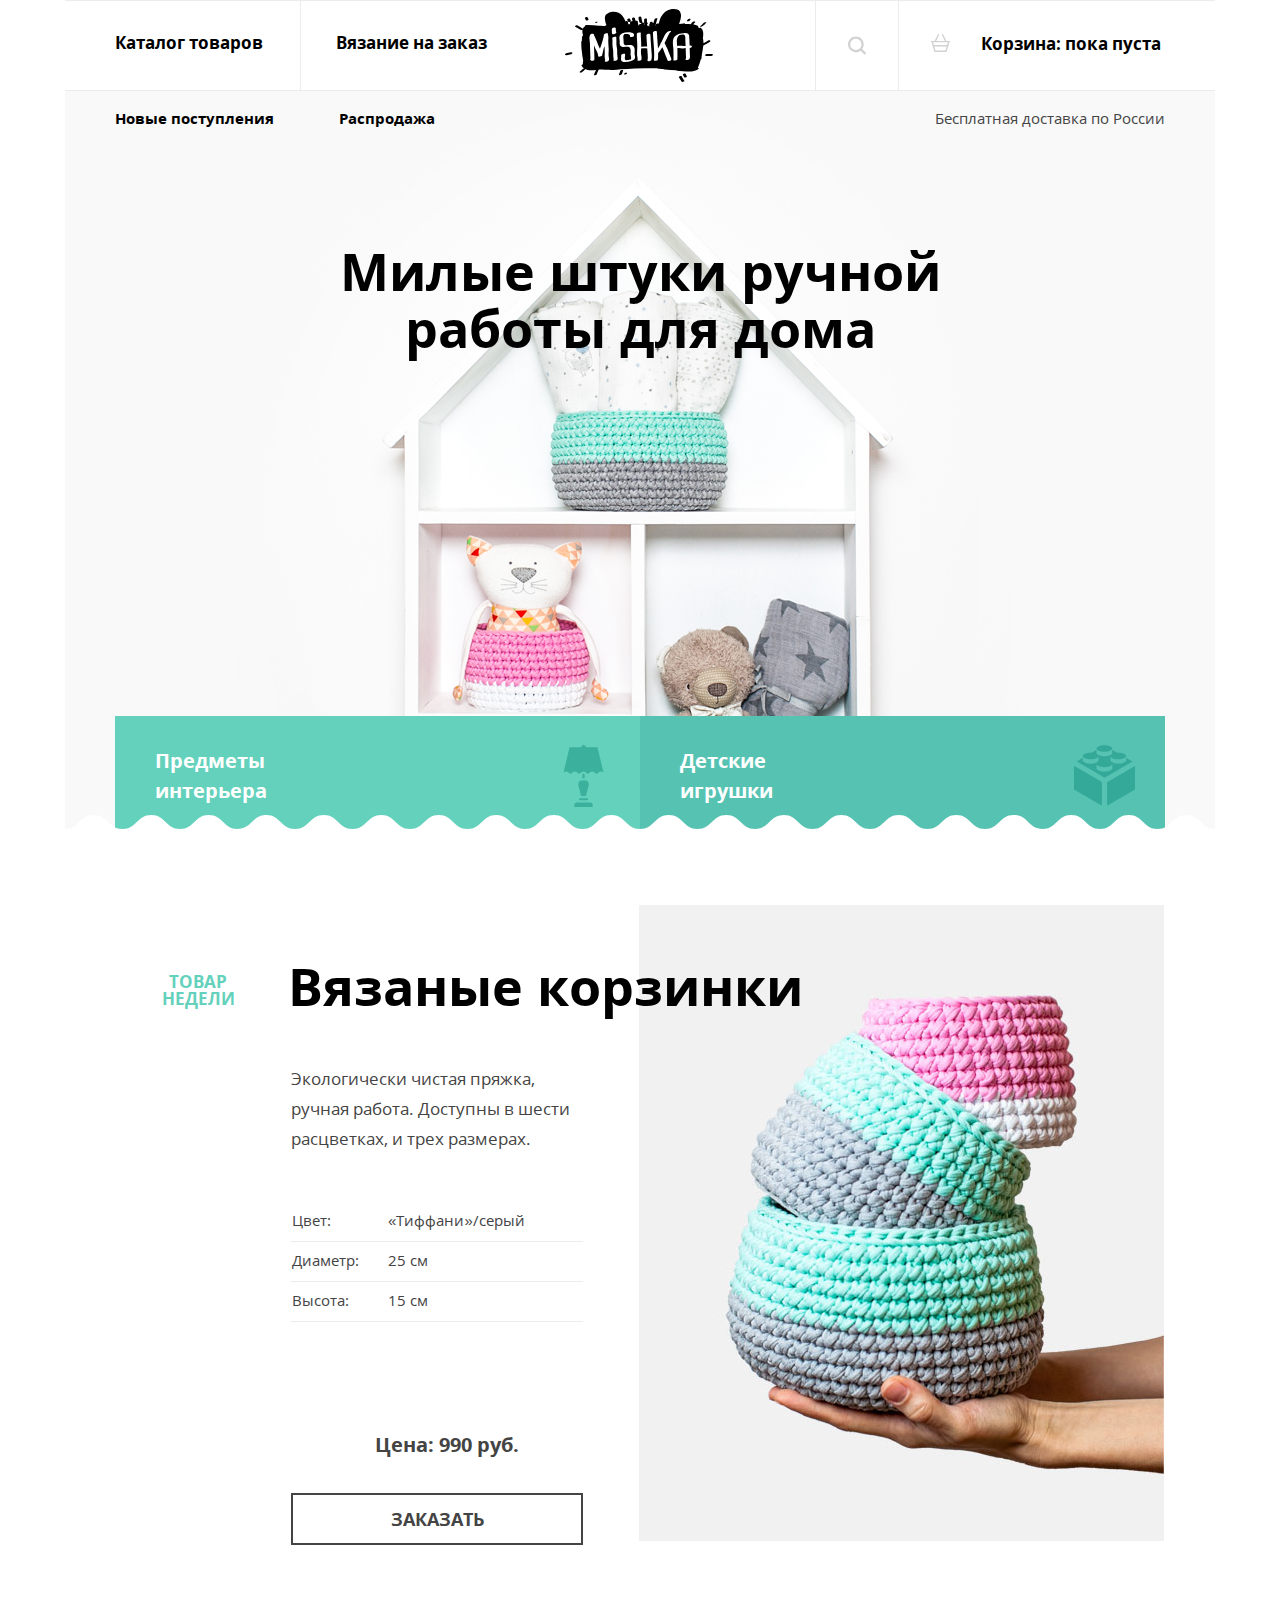
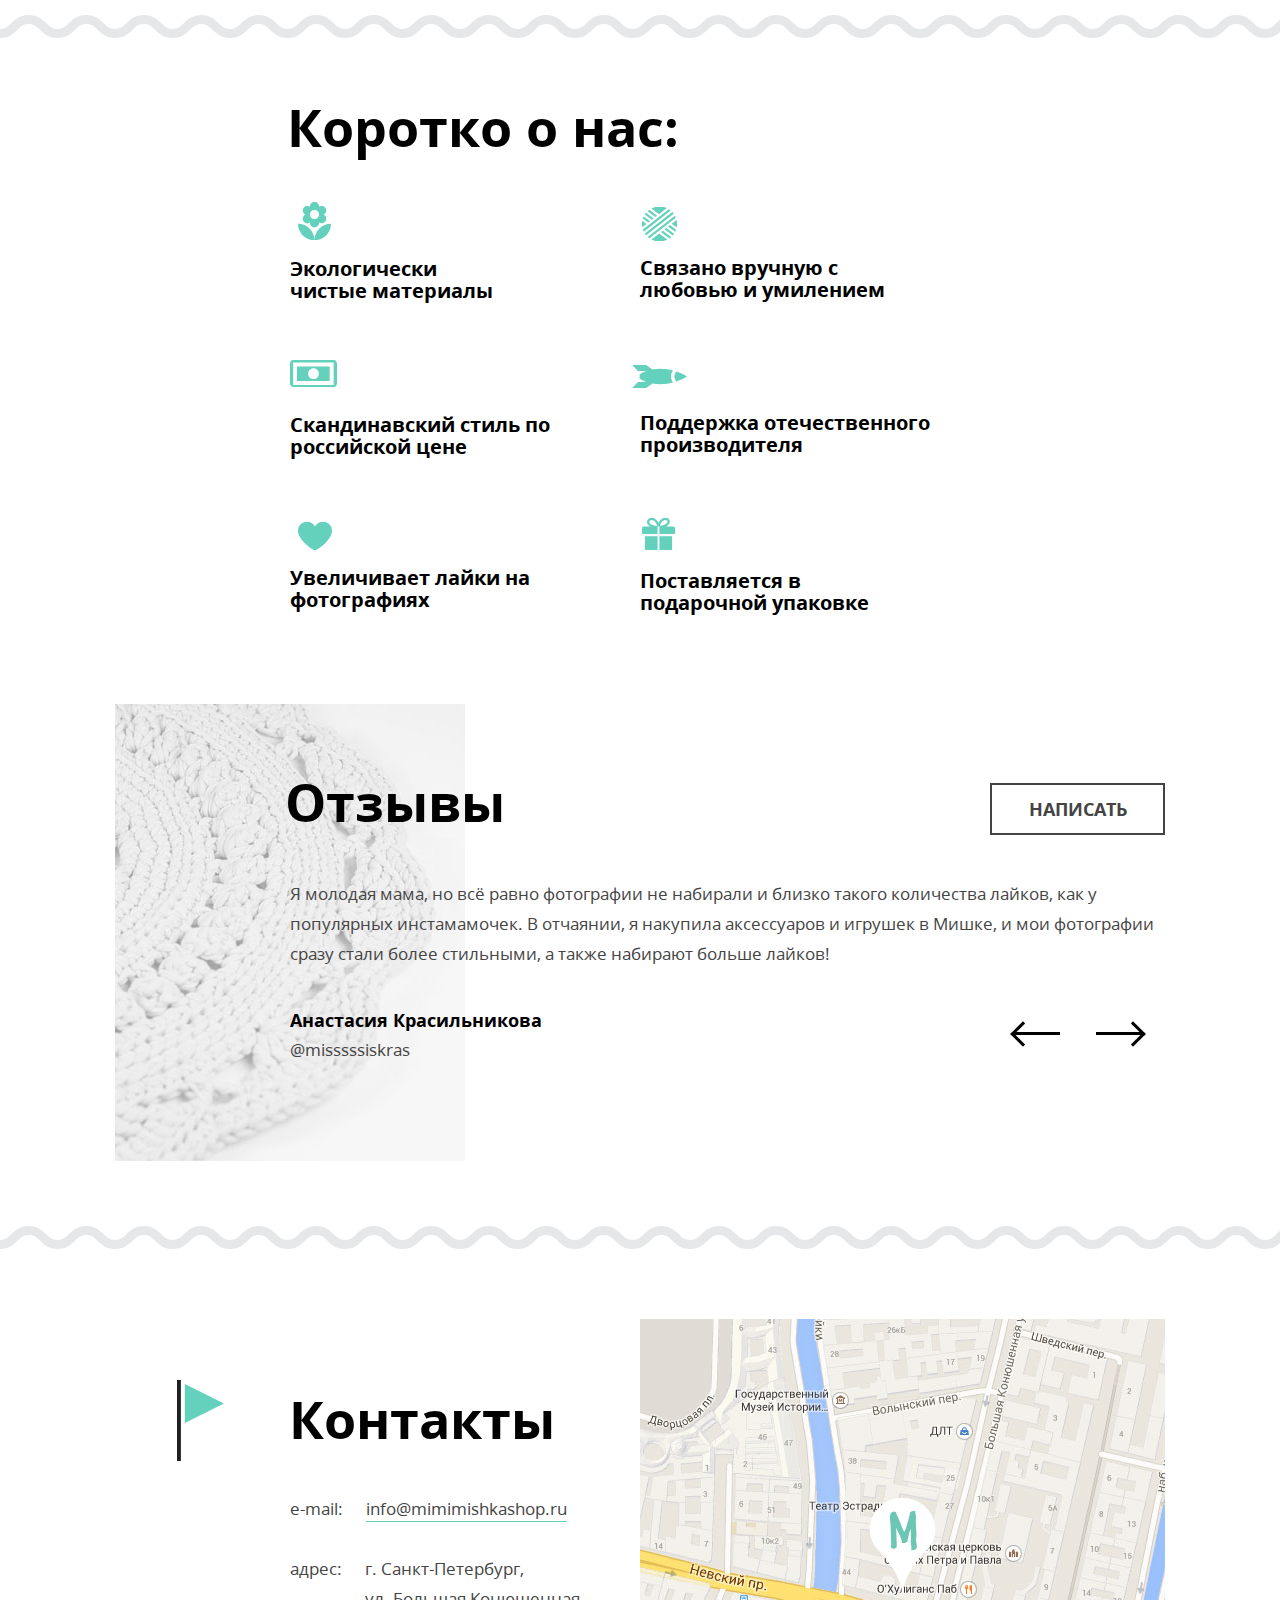
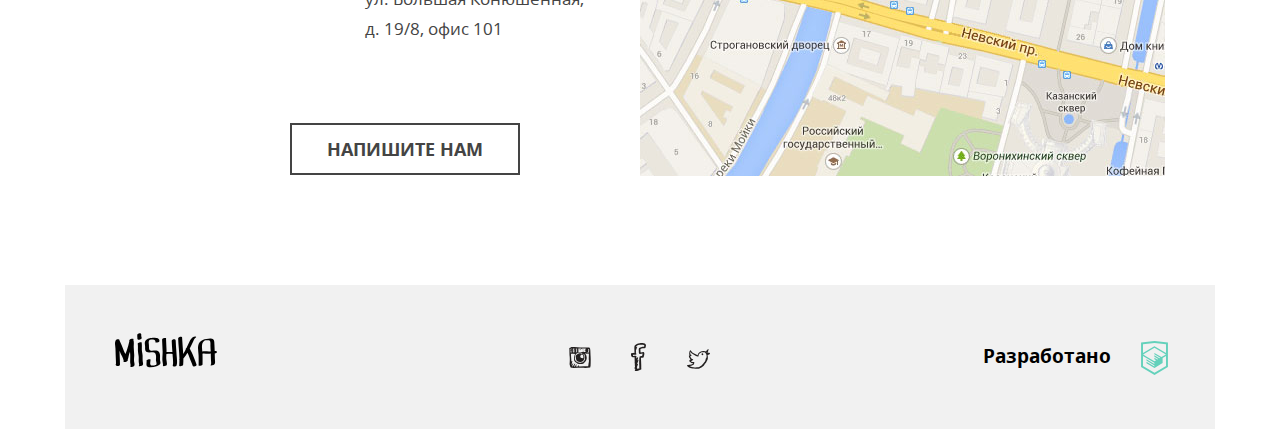
<file: Mishka/index.html>
<!DOCTYPE html>
<html lang="ru">
  <head>
    <meta charset="utf-8">
    <meta name="viewport" content="width=device-width, initial-scale=1">
    <title>HTML Academy: Мишка</title>
    <link rel="stylesheet" href="css/style.min.css">
    <script>
      // Picture element HTML5 shiv
      document.createElement( "picture" );
    </script>
    <script src="js/picturefill.min.js" async></script>
  </head>
  <body class="page-body">

    <svg xmlns="http://www.w3.org/2000/svg" style="display: none">
      <symbol viewBox="-0.8 -0.8 17.6 17.6" id="icon-search">
        <path d="M16.47,14.93l-3.415-3.415C14.02,10.226,14.6,8.634,14.6,6.899c0-4.253-3.447-7.699-7.7-7.699 S-0.8,2.646-0.8,6.899s3.446,7.7,7.699,7.7c1.734,0,3.326-0.58,4.613-1.546l3.417,3.416c0.203,0.202,0.418,0.33,0.771,0.33 c0.607,0,1.1-0.492,1.1-1.1C16.8,15.459,16.739,15.2,16.47,14.93z M1.399,6.899c0-3.038,2.462-5.5,5.5-5.5s5.5,2.462,5.5,5.5 s-2.462,5.5-5.5,5.5S1.399,9.938,1.399,6.899z"/>
      </symbol>

      <symbol viewBox="264.205 370.961 20.294 18.849" id="icon-cart">
        <path d="M283.75,378.19h-3.151l-3.407-6.814c-0.185-0.37-0.634-0.52-1.006-0.335 c-0.371,0.186-0.521,0.636-0.335,1.006l3.071,6.143h-9.138l3.072-6.143c0.185-0.371,0.035-0.821-0.335-1.006 c-0.37-0.185-0.821-0.035-1.006,0.335l-3.407,6.814h-3.151c-0.414,0-0.75,0.336-0.75,0.75s0.336,0.75,0.75,0.75h0.157l0.855,2.991 c-0.187,0.137-0.316,0.347-0.316,0.595c0,0.396,0.309,0.71,0.697,0.739l1.656,5.795h12.697l1.656-5.795 c0.388-0.028,0.698-0.344,0.698-0.739c0-0.249-0.129-0.459-0.316-0.596l0.854-2.991h0.157c0.414,0,0.75-0.336,0.75-0.75 S284.164,378.19,283.75,378.19z M279.569,388.311h-10.433l-1.224-4.284h12.881L279.569,388.311z M281.222,382.526h-13.739 l-0.81-2.836h15.359L281.222,382.526z"/>
      </symbol>

      <symbol viewBox="-259.404 -19.675 40.219 62.411" id="icon-interior">
        <path d="M-244.227,18.283c-0.286,0.966-0.245,2.191,0.027,3.639c0.494,2.635,1.687,6.041,2.358,9.67h5.062 c0.696-3.641,1.949-7.05,2.471-9.683c0.287-1.445,0.33-2.66,0.041-3.617c-0.275-0.899-0.89-1.618-2.021-2.303h-5.997 C-243.361,16.668-243.96,17.38-244.227,18.283z"/>
        <path d="M-232.395,38.278h-13.799c-1.293,0-2.299,0.976-2.299,2.229v2.229h2.299h13.799h2.299v-2.229 C-230.096,39.254-231.102,38.278-232.395,38.278z"/>
        <path d="M-225.262-17.446h-11.732c0-1.244-1.015-2.229-2.3-2.229c-1.283,0-2.3,0.985-2.3,2.229h-11.737l-6.073,25.517 c0.794-0.461,1.589-0.992,2.632-0.992c1.359,0,2.243,0.818,2.924,1.375c0.682,0.557,1.162,0.849,1.447,0.849 c0.292,0.001,0.769-0.287,1.451-0.836c0.681-0.548,1.564-1.358,2.915-1.358c1.349,0,2.237,0.806,2.919,1.354 c0.684,0.549,1.161,0.84,1.451,0.84c0.146,0,0.338-0.073,0.58-0.214c0.242-0.141,0.53-0.353,0.872-0.626 c0.512-0.411,1.139-0.967,1.99-1.218c0.284-0.085,0.593-0.136,0.93-0.136c1.347,0,2.238,0.805,2.92,1.354 c0.683,0.548,1.159,0.84,1.451,0.84c0.287-0.002,0.766-0.296,1.445-0.85c0.684-0.554,1.571-1.367,2.925-1.367 c1.356,0,2.239,0.817,2.919,1.371c0.342,0.276,0.631,0.489,0.872,0.631c0.24,0.143,0.431,0.214,0.575,0.214 c0.288,0,0.762-0.293,1.442-0.854c0.68-0.559,1.567-1.384,2.929-1.384c1.044,0,1.839,0.533,2.632,0.997L-225.262-17.446z"/>
        <path d="M-235.881,33.82h-6.864c-0.657,0-1.15,0.479-1.15,1.115c0,0.635,0.493,1.113,1.15,1.113h6.9c0.655,0,1.15-0.479,1.15-1.113 c0-0.636-0.495-1.115-1.15-1.115H-235.881z"/>
        <path d="M-239.295,9.336c-0.146,0-0.338,0.074-0.58,0.213c-0.157,0.094-0.37,0.261-0.57,0.41v3.731h2.299V9.959 C-238.651,9.581-239.054,9.336-239.295,9.336z"/>
      </symbol>

      <symbol viewBox="226.001 226.19 60 59.62" id="icon-toy">
        <path d="M226.001,269.871l27.438,15.934v-23.346l-27.438-15.94V269.871z M277.347,238.627v2.453 c0,1.817-3.458,3.29-7.73,3.29c-4.266,0-7.727-1.473-7.727-3.29v-4.059h0.024c0.26,1.714,3.604,3.073,7.702,3.073 c4.272,0,7.729-1.474,7.729-3.285c0-1.819-3.457-3.289-7.729-3.289c-0.339,0-0.675,0.01-1.002,0.03l-4.975-2.888v3.086 c0,1.817-3.454,3.29-7.723,3.29c-2.683,0-5.045-0.583-6.433-1.467c-0.196-0.203-0.439-0.401-0.732-0.586 c-0.363-0.381-0.565-0.797-0.565-1.236v-2.986l-4.807,2.792c-0.347-0.017-0.696-0.033-1.054-0.033c-4.267,0-7.727,1.469-7.727,3.289 c0,1.811,3.46,3.285,7.727,3.285c4.099,0,7.446-1.358,7.705-3.073h0.022v4.059c0,1.817-3.455,3.29-7.727,3.29 c-4.267,0-7.727-1.473-7.727-3.29v-2.42l-5.952,3.452l27.531,15.986l27.351-15.882L277.347,238.627z M263.703,248.793 c0,1.817-3.46,3.287-7.727,3.287c-4.269,0-7.729-1.47-7.729-3.287v-4.059h0.024c0.26,1.715,3.603,3.076,7.705,3.076 c4.101,0,7.443-1.361,7.705-3.076h0.021V248.793L263.703,248.793z M258.558,262.666v23.144L286,269.871v-23.144L258.558,262.666z  M255.917,232.762c4.269,0,7.723-1.47,7.723-3.286c0-1.814-3.454-3.287-7.723-3.287c-4.27,0-7.729,1.472-7.729,3.287 C248.187,231.292,251.647,232.762,255.917,232.762"/>
      </symbol>

      <symbol viewBox="32.458 20.216 85.589 35.034" id="logo-footer">
        <path d="M36.638,46.517c-0.014-3.472-0.262-6.938-0.356-10.409c-0.008-0.34-0.015-0.681-0.02-1.021 c0.049,0.122,0.097,0.243,0.146,0.364c0.54,1.352,1.103,2.663,1.839,3.92c0.731,1.244,1.099,2.58,1.521,3.939 c-0.159,0.182-0.256,0.39-0.196,0.596c-0.033,0.15,0.059,0.245,0.212,0.306c0.537,0.46,1.55,0.231,2.113-0.008 c0.242-0.102,0.474-0.221,0.696-0.355c0.29-0.181,0.744-0.572,0.613-0.977c-0.024-0.079-0.049-0.157-0.072-0.235 c0.396-1.068,0.598-2.179,0.813-3.308c0.23-1.206,0.659-2.345,1.092-3.485c0.043,0.521,0.088,1.044,0.129,1.56 c0.174,2.147,0.028,4.27,0.008,6.422c-0.008,0.713,0.046,1.375,0.184,2.075c0.059,0.287,0.31,1.521,0.235,1.58 c-0.516,0.476-0.366,1.061,0.326,1.211c0.771,0.169,1.753-0.088,2.333-0.625c1.009-0.934,0.531-2.396,0.304-3.572 c-0.385-1.973,0.077-4.181,0.017-6.189c-0.069-2.26-0.43-4.503-0.399-6.769c0.023-1.831,0.328-3.714-0.303-5.471 c0.039-0.2,0.08-0.398,0.117-0.6c0.163-0.879-2.754-0.414-3.212,0.392c-0.29,0.235-0.438,0.519-0.313,0.806 c0.031,0.071,0.057,0.146,0.084,0.219c-0.552,2.699-1.321,5.313-2.207,7.93c-0.339,1.001-0.748,1.977-1.095,2.978 c-0.49-0.933-0.986-1.851-1.384-2.847c-1.155-2.891-2.199-5.813-3.61-8.596c0.16-1.289-2.698-1.153-3.261,0.02 c-0.682,1.426-0.592,2.866-0.369,4.393c0.254,1.721,0.298,3.411,0.32,5.147c0.039,3.347,0.3,6.689,0.351,10.04 c-0.298,0.331-0.389,0.741-0.078,1.158c0.136,0.182,0.306,0.321,0.482,0.46C34.454,48.198,36.643,47.679,36.638,46.517z"/>
        <path d="M54.834,28.145c-0.089-0.613-3.416,0.084-3.3,0.885c0.259,1.776,0.167,3.561,0.136,5.352 c-0.031,1.722,0.394,3.282,0.615,4.971c0.226,1.732-0.071,3.502,0.126,5.235c0.09,0.812,0.632,2.312,0.074,3.018 c-0.354,0.447,1.237,0.285,1.31,0.275c0.646-0.12,1.509-0.331,1.938-0.875c0.552-0.697,0.165-2.042,0.045-2.82 c-0.267-1.734-0.097-3.537-0.162-5.286c-0.061-1.676-0.644-3.254-0.65-4.946C54.957,32.001,55.119,30.077,54.834,28.145z"/>
        <path d="M57.958,34.791c0.91,2.514,4.648,1.327,6.551,1.471c3.238,0.239,2.272,4.607,2.313,6.641 c0.022,1.085,0.995,2.889,0.179,3.798c-0.502,0.556-1.669,0.589-2.352,0.646c-0.687,0.057-1.854,0.261-2.312-0.39 c-0.836-1.194,0.077-3.2-0.102-4.568c-0.103-0.78-3.424-0.08-3.299,0.884c0.29,2.211-1.179,5.175,2.022,5.556 c2.059,0.244,4.372-0.136,6.317-0.783c1.008-0.334,1.943-0.792,2.731-1.509c0.872-0.794,0.585-1.979,0.352-2.987 c-0.569-2.458,0.616-5.289-0.987-7.454c-1.738-2.345-4.962-0.657-7.212-1.297c-1.161-0.33-1.175-1.911-1.17-2.86 c0.002-1.202-0.098-2.302-0.231-3.491c-0.1-0.887-0.021-1.787,0.628-2.447c0.119-0.121,0.723-0.283,0.681-0.28 c0.299-0.051,0.572-0.062,0.9-0.076c1.304-0.056,3.885,0.195,3.386,2.092c-0.226,0.851,3.028,0.363,3.266-0.53 c1.021-3.874-6.138-3.131-8.159-2.593c-1.863,0.494-3.916,1.555-4.023,3.704c-0.052,1.027,0.229,2.006,0.274,3.022 C57.764,32.494,57.546,33.662,57.958,34.791z"/>
        <path d="M72.413,36.661c-0.053,1.799-0.208,3.593-0.22,5.393c-0.006,0.921,0.146,1.842,0.278,2.75 c0.122,0.841,0.407,1.964,0.152,2.796c-0.198,0.646,3,0.242,3.254-0.587c0.458-1.497-0.188-3.402-0.341-4.918 c-0.147-1.451-0.032-2.945,0.072-4.42c1.708-0.11,3.418-0.249,5.119-0.011c0.076,1.163,0.164,2.321,0.272,3.48 c0.088,0.976,0.151,1.948,0.164,2.929c0.015,0.855,0.12,2.099-0.185,2.913c-0.651,1.731,2.655,1.59,3.136,0.30 c0.592-1.577,0.423-3.537,0.323-5.194c-0.13-2.059-0.404-4.106-0.47-6.166c-0.102-3.183-0.58-6.329-0.594-9.51 c-0.007-1.661-3.338-1.099-3.331,0.288c0.012,3.04,0.417,6.037,0.571,9.068c0.005,0.061,0.008,0.121,0.01,0.18 c-1.64-0.016-3.281,0.149-4.929,0.207c0.171-3.902-0.515-7.771-0.364-11.672c0.02-0.492-3.264-0.077-3.3,0.883 C71.887,29.151,72.526,32.891,72.413,36.661z"/>
        <path d="M86.493,42.032c-0.254,0.259-0.159,0.414,0.045,0.506c0.001,1.474-0.05,2.949-0.178,4.424 c-0.396,0.63,0.39,0.96,0.912,0.96c0.028,0,0.055,0,0.082,0c0.622,0,2.209-0.293,2.289-1.148c0.162-1.769,0.211-3.535,0.196-5.299 c1.337-1.446,2.434-3.057,3.416-4.748c0.64,1.248,1.247,2.505,1.676,3.861c0.725,2.31,1.938,4.431,2.637,6.75 c0.459,1.521,3.754,0.621,3.298-0.885c-0.701-2.319-1.856-4.462-2.638-6.75c-0.791-2.322-1.998-4.361-3.046-6.568 c0.845-1.641,1.699-3.283,2.47-4.96c0.698-1.524,1.219-3.216,2.594-4.289c0.483-0.376,0.464-0.755-0.216-0.801 c-0.737-0.054-1.738,0.159-2.334,0.625c-1.25,0.974-2.042,2.158-2.694,3.595c-0.784,1.726-1.598,3.421-2.455,5.117 c-0.061,0.123-0.125,0.248-0.188,0.373c-0.412,0.264-0.66,0.642-0.539,1.064c-0.666,1.316-1.347,2.627-2.104,3.885 c-0.252-4.661-0.803-9.317-0.969-13.983c-0.036-1.068-3.345-0.403-3.297,0.886c0.204,5.785,1.024,11.557,1.083,17.34 C86.52,42.002,86.505,42.018,86.493,42.032z"/>
        <path d="M118.027,35.8c-0.177-0.701-1.155-0.716-1.914-0.648c-0.01-0.281-0.017-0.566-0.029-0.849 c-0.106-2.241-0.139-4.53-0.329-6.765c-0.176-2.069-1.335-2.812-3.346-2.734c-2.035,0.077-4.404,0.443-6.302,1.183 c-2.197,0.853-3.421,2.471-3.841,4.784c-0.464,2.539,0.201,5.238,0.313,7.789c0.13,2.951,0.056,5.909,0.054,8.859 c0,0.484,3.297,0.027,3.297-0.884c0.004-2.338,0.037-4.676,0-7.014c-0.011-0.688-0.043-1.374-0.085-2.057 c1.155-0.499,3.106,0.01,4.255,0.118c0.933,0.089,1.826-0.138,2.732-0.244c0.017,1.946,0.09,3.905,0.17,5.851 c0.042,0.997,0.402,2.975-0.297,3.799c-0.368,0.436,1.249,0.288,1.31,0.28c0.668-0.124,1.482-0.338,1.939-0.87 c0.8-0.942,0.384-3.192,0.338-4.316c-0.065-1.611-0.086-3.223-0.121-4.834C117.144,37.111,118.208,36.515,118.027,35.8z M111.365,35.638c-1.928-0.046-3.828-0.349-5.651,0.036c-0.086-1.051-0.183-2.098-0.255-3.154 c-0.134-1.962,0.099-4.702,1.928-5.896c0.492-0.318,1.413-0.264,1.984-0.368c0.819-0.147,1.647-0.328,2.384,0.16 c1.018,0.676,0.769,3.08,0.766,4.101c-0.002,1.69,0.177,3.37,0.262,5.059C112.317,35.622,111.844,35.648,111.365,35.638z"/>
        <path d="M51.159,24.322c-0.048,0.18,0.013,0.356,0.119,0.497c0,0.039,0.002,0.075,0.002,0.114c0.004,0.094,0.009,0.188,0.013,0.282 c0.062,0.194,0.182,0.343,0.362,0.446c0.325,0.196,0.737,0.232,1.108,0.196c0.439-0.041,0.882-0.191,1.245-0.439 c0.072-0.062,0.143-0.122,0.216-0.183c0.438-0.282,0.818-0.697,0.612-1.146c-0.424-0.932-0.358-1.88-0.35-2.87 c0.005-0.808-0.812-1.051-1.501-0.989c-0.608,0.054-1.827,0.489-1.831,1.279c-0.007,0.836-0.062,1.698,0.092,2.522 C51.206,24.119,51.182,24.225,51.159,24.322z"/>
      </symbol>

      <symbol viewBox="53.115 53.19 21.769 21.334" id="icon-instagram">
        <path d="M74.881,65.336c-0.013-2.395-0.344-4.788-0.303-7.135c-0.023-0.788-0.086-1.535-0.152-2.278 c-0.105-0.3-0.111-0.699-0.152-1.062c-0.26-0.17-0.222-0.64-0.456-0.835c-0.423-0.233-1.201-0.114-1.744-0.22 c-0.657-0.026-1.254-0.115-1.899-0.153c-1.936-0.101-3.973-0.076-5.996-0.076c-2.001,0-3.954-0.145-5.695-0.379h-2.202 c-0.097,0.004-0.105,0.098-0.227,0.076c-0.599,0.034-1.077,0.188-1.595,0.303c-0.21,0.119-0.421,0.235-0.683,0.304 c-0.136,0.192-0.513,0.145-0.607,0.379c-0.186,0.212,0.185,0.451,0,0.607v0.911c0.173,0.13,0.027,0.58,0.075,0.835v0.987 c-0.017,1.281,0.134,2.397,0.076,3.72c0.467,2.762,0.374,6.537,0.076,9.413c0.155,0.579,0.363,1.105,0.455,1.746 c0.256,0.479,0.335,1.133,0.683,1.52c0.502,0.206,1.233,0.186,1.898,0.229c0.383,0.098,0.667,0.293,1.14,0.30 c2.843-0.21,5.496-0.154,8.427-0.229c2.704,0.24,5.802,0.188,8.275-0.228c0.195-0.134,0.128-0.529,0.228-0.76 c-0.056-0.385,0.207-0.449,0.228-0.759C74.862,70.157,74.895,67.763,74.881,65.336z M61.899,59.111 c0.757-0.153,1.48-0.341,2.429-0.304c0.71,0.076,1.287,0.283,1.897,0.456c0.116,0.184-0.243,0.547,0.153,0.684v0.076 c0.059,0.017,0.149,0.002,0.151,0.076c0.445,0.035,0.794,0.167,1.063,0.379c0.45,0.055,0.536,0.476,1.138,0.3 c-0.091,0.213-0.084,0.524-0.075,0.835c0.324,1.183,0.475,2.81,0.303,4.252c-0.164,0.163-0.215,0.442-0.303,0.683 c-0.311,0.322-0.481,0.785-0.836,1.062c-0.095,0.236-0.25,0.408-0.454,0.533c-0.116,0.213-0.206,0.452-0.457,0.53 c-0.298,0.163-0.577,0.011-0.834-0.076c-0.446,0.162-0.904,0.312-1.215,0.607c-0.816-0.096-1.648-0.175-2.43-0.304 c-0.242-0.139-0.487-0.273-0.835-0.305c-0.227-0.204-0.496-0.364-0.836-0.455c-0.101-0.127-0.337-0.118-0.455-0.229 c-0.198-0.029-0.229-0.227-0.456-0.229c-0.118-0.412-0.443-0.618-0.532-1.062c-0.226-0.331-0.308-0.805-0.455-1.215 c-0.043-1.434,0.091-2.692,0.379-3.796c0.346-0.591,0.779-1.094,1.138-1.67c0.249,0.021,0.365-0.09,0.38-0.304 c0.306,0.053,0.434-0.072,0.684-0.075C61.698,59.568,61.71,59.251,61.899,59.111z M60.229,56.378 c-0.117-0.263-0.066-0.691-0.075-1.062c-0.007-0.285,0.278-0.279,0.304-0.532c-0.003-0.074-0.093-0.059-0.152-0.076 c0.126-0.146,0.701-0.097,0.834,0c0.132,0.537-0.354,0.455-0.531,0.684c0.011,0.167,0.322,0.032,0.456,0.076 c0.029,0.854-0.059,1.496,0,2.202h-0.456c-0.007,0.234,0.229,0.226,0.456,0.228c-0.059,0.286,0.092,0.363,0.075,0.607 c-0.226,0.153-0.716,0.042-1.062,0.075C59.975,57.986,60.313,57.205,60.229,56.378z M59.546,54.784 c0.088-0.013,0.134,0.016,0.151,0.076c0.179,0.253,0.01,0.683-0.076,0.911C59.448,55.592,59.595,55.089,59.546,54.784z M59.698,56.606c-0.132-0.069-0.168-0.237-0.152-0.456C59.678,56.221,59.713,56.388,59.698,56.606z M59.698,57.973 c-0.058,0.139-0.082-0.045-0.076-0.152C59.68,57.682,59.703,57.866,59.698,57.973z M59.546,58.201 c0.175-0.024,0.084,0.219,0.228,0.227c-0.009,0.193-0.283,0.179-0.38,0.077C59.433,58.393,59.507,58.312,59.546,58.201z M57.192,56.985c0.006-0.108,0.013-0.214-0.076-0.228c-0.073-0.733,0.13-1.415,0-1.973c0.25-0.155,0.769-0.042,1.139-0.077v1.139 c-0.088,0.064-0.203,0.101-0.379,0.077c-0.054,0.28,0.324,0.131,0.379,0.304c0.008,0.853-0.056,1.777,0.152,2.429 c-0.565-0.059-0.906,0.107-1.442,0.076c0.097-0.612-0.019-1.435,0.531-1.594C57.484,56.997,57.239,57.091,57.192,56.985z M56.661,56.985c-0.204,0.021-0.217-0.534-0.077-0.607C56.912,56.384,56.833,56.879,56.661,56.985z M56.509,57.973 c0.077-0.312,0.034-0.304,0.075-0.683C56.812,57.303,56.844,58.06,56.509,57.973z M56.737,55.923 c-0.263,0.054-0.273-0.266-0.153-0.38C56.847,55.49,56.856,55.81,56.737,55.923z M56.737,54.784 c0.033,0.159-0.052,0.201-0.076,0.304c-0.176,0.023-0.084-0.219-0.229-0.229C56.457,54.757,56.623,54.797,56.737,54.784z M56.509,58.505c0.148-0.031,0.11,0.345-0.076,0.227C56.473,58.67,56.512,58.608,56.509,58.505z M55.825,54.784 c0.029,0.259-0.438,0.32-0.379,0H55.825z M54.838,54.86c-0.034,0.219-0.326,0.179-0.379,0.379 C54.245,55.069,54.543,54.771,54.838,54.86z M54.383,55.619c0.226-0.205,0.451-0.41,0.684-0.607 c-0.021-0.123,0.071-0.131,0.076-0.228h0.229c0.102,0.381-0.261,0.296-0.305,0.531c0.021,0.122-0.072,0.131-0.075,0.227 c0.02,0.335,0.121,0.588,0.075,0.988c-0.27,0.008-0.276,0.28-0.607,0.227C54.482,56.329,54.325,56.083,54.383,55.619z M54.459,58.884V57.29c0.195-0.185,0.396-0.364,0.607-0.532c0.295,0.489,0.179,1.392,0.455,1.897 C55.246,58.812,54.771,58.766,54.459,58.884z M72.68,69.968c-0.109,0.954-0.158,1.968-0.379,2.809 c-2.89,0.123-6.02,0.005-8.883,0.153c-0.199,0.045-0.273-0.031-0.229-0.229c-0.253,0-0.258,0.247-0.531,0.229 c0.201-0.336,0.438-0.898,0.151-1.291c-0.797,0.013-0.797,0.821-1.138,1.291c-0.686-0.053-1.137,0.127-1.823,0.075 c0.18-0.705,0.75-1.021,0.911-1.745c-0.395-0.55-0.989,0.138-1.214,0.455c-0.204,0.48-0.557,0.81-0.76,1.29H57.8 c0.238-0.469,0.489-0.926,0.759-1.366c0.171-0.512,0.625-0.741,0.683-1.367c-0.157-0.28-0.42-0.029-0.683,0 c-0.123,0.182-0.272,0.335-0.38,0.531c-0.232,0.376-0.501,0.714-0.684,1.14c-0.181,0.208-0.335,0.003-0.53,0.227 c-0.389,0.271-0.581,0.736-0.988,0.987c-0.174-0.06,0.039-0.356,0.153-0.38c0.045-0.181-0.096-0.55,0.075-0.607 c0.063-0.366,0.212-0.647,0.379-0.91c0.119-0.742,0.521-1.199,0.684-1.898c-0.559,0.099-0.674,0.643-0.988,0.987 c-0.212,0.445-0.542,0.772-0.683,1.291c-0.174-0.131-0.028-0.58-0.076-0.836c0.122-0.586,0.298-1.119,0.38-1.746 c0.133-0.22,0.173-0.535,0.228-0.834c0.168-0.209,0.046-0.61-0.077-0.761c-0.226,0.027-0.374,0.133-0.455,0.304 c-0.192-0.032-0.193,0.506-0.304,0.304c-0.045-2.587-0.451-4.812-0.456-7.438c0.026-0.331-0.183-0.424-0.228-0.685 c1.629,0.028,3.121,0.091,4.783,0.229c-0.089,0.139-0.199,0.257-0.304,0.379c-0.144,0.07-0.226,0.173-0.378,0.304 c-0.604,1.653-0.975,3.984-0.607,6.15c0.229,0.58,0.589,1.029,0.986,1.441c0.907,0.485,1.635,1.149,2.506,1.671 c1.701,0.361,3.84,0.369,5.541,0c0.236-0.12,0.484-0.226,0.685-0.38c1.364-1.242,2.753-2.459,2.961-4.859v-1.367 c-0.197-1.598-0.688-2.905-1.747-3.644c0.331-0.22,1.099,0.043,1.67,0.076c0.223,0.013,0.447,0.014,0.684,0 c0.408-0.024,0.928-0.055,1.443,0c0.144,0.187,0.113,0.544,0.228,0.76c-0.062,1.684-0.192,3.3-0.152,5.087 c0.103,0.454,0.127,0.986,0.229,1.441C73.046,68.209,72.9,69.126,72.68,69.968z M73.059,58.808 c-0.639-0.12-1.232-0.284-1.897-0.379c0.072-0.333,0.799-0.01,0.987-0.228c0.385-0.223,0.295-0.92,0.304-1.51 c0.032-0.348,0.114-0.644,0.076-1.063c-0.401-0.951-1.783-0.421-2.886-0.455c-0.225,0.718-0.47,1.8-0.304,2.657 c0.169,0.49,1.024,0.292,1.519,0.456c-0.14,0.332-0.688,0.057-0.987,0.076c-0.296-0.083-0.707-0.052-0.986-0.151 c-2.285,0.078-4.284,0.004-6.529,0.151c0.117-1.248,0.063-2.465-0.076-3.645h3.112c-0.344,0.364-0.912,0.507-1.29,0.835 c-0.44,0.244-0.861,0.505-1.139,0.911c0.249,0.134,0.535-0.245,0.759-0.379c0.355-0.074,0.479-0.381,0.835-0.455 c0.423-0.438,1.096-0.625,1.67-0.912c0.378-0.022,0.697,0.013,0.987,0.077c1.283,0.007,2.456,0.126,3.796,0.076 c0.614,0.145,1.45,0.069,1.974,0.304c0.107,0.298,0.231,0.579,0.305,0.911C73.297,57.071,73.14,57.901,73.059,58.808z M67.214,55.088C67.324,55.041,67.205,54.996,67.214,55.088L67.214,55.088z M67.214,55.088c-0.529,0.154-1.019,0.348-1.367,0.682 C66.331,55.572,66.906,55.464,67.214,55.088z M68.276,55.695C68.387,55.648,68.269,55.604,68.276,55.695L68.276,55.695z M66.53,56.606c0.727-0.158,1.181-0.591,1.746-0.911c-0.437,0.019-0.592,0.32-0.987,0.379 C67.074,56.291,66.689,56.334,66.53,56.606z M65.847,55.771C65.736,55.818,65.854,55.863,65.847,55.771L65.847,55.771z M65.164,56.378C65.274,56.332,65.156,56.286,65.164,56.378L65.164,56.378z M65.089,56.454c0.063,0.014,0.07-0.03,0.075-0.076 C65.1,56.364,65.092,56.408,65.089,56.454z M65.012,56.53c0.064,0.014,0.072-0.03,0.077-0.076 C65.022,56.441,65.017,56.483,65.012,56.53z M64.178,57.138c0.346-0.134,0.613-0.348,0.834-0.607 C64.664,56.664,64.397,56.878,64.178,57.138z M66.454,58.125c0.533-0.049,0.749-0.416,1.215-0.531 c0.284-0.298,0.784-0.381,0.987-0.76c-0.56,0.023-0.766,0.399-1.216,0.531C67.156,57.662,66.689,57.778,66.454,58.125z M64.178,57.138C63.861,57.064,64.162,57.365,64.178,57.138L64.178,57.138z M63.645,57.517c0.021,0.021,0.115-0.037,0.076-0.077 C63.7,57.42,63.605,57.478,63.645,57.517z M66.454,58.125C66.344,58.172,66.461,58.216,66.454,58.125L66.454,58.125z M65.314,59.946c-0.223-0.231-0.676-0.233-0.986-0.379c-0.697-0.038-1.223,0.093-1.746,0.229c-0.304,0.151-0.607,0.304-0.91,0.454 c-0.266,0.166-0.444,0.417-0.76,0.532c-0.205,0.225-0.352,0.51-0.684,0.607c-0.004,0.223-0.173,0.281-0.304,0.379 c-0.089,0.115-0.094,0.312-0.227,0.381c-0.007,0.12,0.036,0.29-0.076,0.303c0.108,1.512,0.291,2.948,0.683,4.177 c0.287,0.623,0.975,0.846,1.442,1.29c0.589,0.297,1.328,0.444,2.126,0.531c0.277-0.052,0.553-0.105,0.911-0.076 c1.209-0.209,2.098-0.736,2.81-1.441c0.1-0.281,0.252-0.508,0.455-0.684c-0.254-0.671,0.293-1.098,0.455-1.59 c0.002-1.344-0.201-2.48-0.607-3.415c-0.256-0.579-0.92-0.751-1.366-1.139c-0.059-0.018-0.15-0.003-0.151-0.077 C66.11,59.892,65.646,59.789,65.314,59.946z M61.899,64.273c-0.113-0.063-0.109-0.244-0.152-0.379 C62.003,63.816,61.865,64.131,61.899,64.273z M61.975,64.578c0.041-0.117,0.079-0.006,0.076,0.075 C62.011,64.771,61.972,64.658,61.975,64.578z M62.431,62.527c0.015-0.086,0.075-0.042,0.075,0 C62.492,62.614,62.431,62.57,62.431,62.527z M64.101,60.402c-0.203,0.258,0.041,0.576,0.077,0.836 C63.873,61.199,63.604,60.351,64.101,60.402z M64.48,64.35c-0.04-0.038,0.055-0.097,0.076-0.076 C64.596,64.312,64.502,64.371,64.48,64.35z M65.239,67.234c0.034-0.109,0.066,0.008,0.152,0 C65.373,67.331,65.241,67.311,65.239,67.234z M67.44,64.653c-0.233-0.057-0.145,0.208-0.379,0.152 c0.069-0.159,0.118-0.338,0.229-0.455C67.424,64.369,67.462,64.48,67.44,64.653z M66.303,60.857 c0.211,0.119,0.441,0.217,0.606,0.381c0.085,0.219,0.243,0.363,0.38,0.529c0.058,0.778,0.179,1.492,0.151,2.354 c-0.257,0.099-0.438,0.271-0.683,0.381c-0.78-0.006-1.358-0.212-1.897-0.456c-0.171-0.259-0.355-0.505-0.532-0.759v-1.062 c0.17-0.185,0.319-0.391,0.456-0.607c0.228-0.127,0.508-0.201,0.454-0.607c-0.038-0.062-0.078-0.124-0.075-0.229 c0.158,0.045,0.245,0.159,0.379,0.229C65.865,61.028,65.952,60.811,66.303,60.857z"/>
      </symbol>

      <symbol viewBox="56.519 49.996 14.962 27.718" id="icon-facebook">
        <path d="M68.181,55.188c1.026,0.029,1.993,0,2.681-0.3c0.391-0.818,0.556-1.854,0.619-2.989 c-0.19-0.015-0.062-0.337-0.207-0.399c-0.029-0.202-0.278-0.195-0.309-0.398c-0.277-0.165-0.457-0.422-0.723-0.598 c-0.727-0.162-1.44-0.335-2.164-0.499c-0.849,0.044-1.895-0.103-2.58,0.1c-2.619-0.04-3.997,1.12-5.259,2.392 c-0.023,0.078-0.003,0.197-0.105,0.199c-0.574,1.587-0.125,3.621-0.204,5.581c0.099,0.436,0.107,0.958,0.204,1.395 c-0.998,0.296-2.212,0.387-3.402,0.499c-0.317,0.324-0.178,1.089-0.206,1.693c0.085,0.583,0.278,1.06,0.413,1.595 c0.211,0.193,0.596,0.396,0.825,0.498c0.065,0.029,0.071,0.082,0.103,0.1c0.506,0.268,1.451,0.008,2.268,0.1 c-0.136,1.978,0.256,3.915,0,5.68c0.007,0.327,0.295,0.382,0.208,0.798c-0.001,0.963-0.067,1.99,0.208,2.69 c-0.287,0.455-0.497,0.982-0.415,1.794c0.122,0.016,0.114,0.157,0.105,0.299c-0.075,0.47,0.643,0.175,0.515,0.698 c0.162,0.456-0.428,0.184-0.413,0.498v0.896c0.53,0.285,1.462,0.182,2.268,0.199c0.908-0.419,2.188-0.479,2.785-1.196 c0.459,0.235,0.916-0.014,1.238-0.199c-0.018-0.315,0.273-0.333,0.205-0.698c-0.004-0.328-0.173-0.496-0.103-0.896V71.83 c-0.206-2.293-0.048-4.938-0.309-7.176c0.888-0.105,1.917-0.075,2.578-0.398c0.357-0.451,0.377-1.23,0.516-1.895 c0.177-0.226,0.221-0.583,0.206-0.996c0.19-0.213,0.068-0.729,0.104-1.096c-0.141-0.595-0.168-1.3-0.825-1.39 c-0.884-0.235-2.043,0.595-2.991,0.299c0.049-1.134-0.293-2.342,0-3.388C66.761,55.609,67.461,55.39,68.181,55.188z M64.363,59.971c0.117,0.254,0.254,0.486,0.414,0.698c0.079,0.022,0.203,0.003,0.205,0.101c1.192,0.056,2.199-0.069,3.096-0.299 c0,0.998-0.271,1.733-0.518,2.492c-0.662,0.045-1.467,0.3-1.958,0.198c-0.276,0.165-0.372,0.506-0.62,0.698 c-0.049,0.441,0.142,0.495,0,0.797c-0.201,0.137-0.055,0.611-0.205,0.796v1.496c0.085,0.281-0.146,0.258-0.104,0.497v3.488 c-0.085,0.281,0.146,0.258,0.104,0.498v2.989c0.063,0.271-0.132,0.791,0.103,0.896c-0.07,0.364-0.412-0.021-0.824,0.1 c-0.528,0.122-0.926,0.369-1.548,0.4c0.117-0.353,0.32-0.622,0.311-1.097c0.049-0.381-0.365-0.312-0.516-0.49 c0.193-0.644,0.562-1.117,0.722-1.793c0.197-0.515,0.714-1.298,0.31-1.794c-0.522-0.105-0.521,0.293-0.826,0.398 c-0.022,0.077-0.002,0.196-0.103,0.199c-0.023,0.077-0.003,0.196-0.103,0.199c0.01,0.12-0.151,0.062,0,0 c0.022-0.078,0.002-0.197,0.103-0.199c0.023-0.077,0.002-0.197,0.103-0.199v-0.299c0.368-0.575,0.67-1.214,0.826-1.993 c0.191-0.28,0.283-0.656,0.412-0.997c0.156-0.262,0.34-0.869,0.104-1.195c-0.517,0.033-0.796,0.295-0.93,0.697 c-0.32-0.189,0.161-0.434,0.104-0.697c0.138-0.231,0.169-0.566,0.309-0.797c0.202-0.413,0.564-1.304,0-1.596 c-0.438-0.023-0.612,0.207-0.723,0.498c-0.214,0.191-0.43,0.383-0.516,0.698c-0.373-0.07-0.143-0.727-0.206-1.097 c-0.067-0.52,0.122-0.899,0-1.195c-0.56-0.799-2.026-0.105-3.197-0.299c-0.108-0.307-0.222-0.984-0.104-1.195 c1.045-0.088,2.479,0.201,3.197-0.199c0.024-0.078,0.003-0.197,0.104-0.199c0.094-0.723-0.271-1-0.515-1.396 c0.232-0.806,0.04-2.02,0.104-2.989c0.233-0.141,0.328-0.414,0.515-0.598c0.112-0.955,0.673-1.476,0.722-2.49 c-0.273,0.001-0.607-0.055-0.619,0.199c-0.302-0.114-0.382,0.479-0.515,0.199c-0.112-0.541,0.246-0.626,0.309-0.997 c0.599-0.418,1.212-0.82,1.856-1.195c1.741-0.244,4.648-0.449,6.086,0.198c0.051,0.616-0.287,0.854-0.207,1.496h-1.546 c-1.092,0.24-1.987,0.672-2.991,0.997c-0.24,0.066-0.276,0.331-0.516,0.398c-0.036,0.396-0.225,0.646-0.311,0.996 C64.182,57.424,64.394,58.582,64.363,59.971z"/>
      </symbol>

      <symbol viewBox="52.253 53.771 23.494 20.168" id="icon-twitter">
        <path d="M75.706,57.855c-0.227-0.366-0.909-0.277-1.407-0.371h-1.112c0.142-0.353,0.343-0.646,0.52-0.963 c0.056-0.438,0.254-0.734,0.223-1.26c0.129-0.167,0.176-0.417,0.296-0.593c0.104-0.144,0.242-0.477,0.074-0.667 c-0.051-0.221-0.295-0.249-0.593-0.222c-0.088,0.036-0.169,0.079-0.222,0.148c-0.448,0.433-0.778,1.014-1.261,1.408 c-0.009,0.008-0.062,0-0.074,0c-0.087,0.005-0.033,0.046-0.075,0.074c-0.146,0.098-0.257,0.152-0.369,0.223 c-0.284,0.176-0.547,0.445-0.891,0.519c-0.529-0.211-1.156-0.326-1.852-0.37c-1.157,0.102-2.303,0.215-3.038,0.741 c-0.911,0.35-1.477,1.042-2.149,1.63c-0.049,0.32-0.342,0.398-0.37,0.741c-0.005,0.045-0.012,0.088-0.073,0.074 c0.043,0.241-0.051,0.345-0.074,0.519c-0.001,0.133,0.199,0.431,0,0.52c-0.822-0.12-1.485-0.63-2.149-0.964 c-0.718-0.36-1.468-0.604-2.074-1.111c-0.716-0.322-1.26-0.816-1.778-1.334c-0.208-0.312-0.542-0.496-0.667-0.89 c-0.379-0.164-0.175-0.912-0.741-0.889c-0.315-0.043-0.345,0.199-0.444,0.37c-0.07,0.227-0.361,0.232-0.371,0.519 c-0.004,0.046-0.011,0.088-0.074,0.075c-0.17,1.089-0.527,1.992-0.519,3.26c0.129,0.415,0.35,0.738,0.593,1.038 c-0.418,0.051-0.716,0.222-0.89,0.519c-0.06,1.073,0.378,1.647,0.742,2.297c0.134,0.384,0.352,0.685,0.593,0.963 c0.017,0.229,0.206,0.288,0.296,0.445c0.019,0.105,0.123,0.125,0.149,0.223c-0.04,0.105,0.289,0.18,0.073,0.221 c-0.413,0.131-1.016,0.07-1.259,0.371c-0.109,0.279-0.109,0.833,0,1.111c0.034,0.237,0.282,0.262,0.296,0.519 c0.499,0.417,1.082,0.747,1.631,1.112c0.574,0.166,1.211,0.271,1.852,0.37c-0.102,0.343-0.338,0.551-0.593,0.741 c-0.78,0.381-1.849,0.474-2.742,0.74c-0.555,0.038-0.956,0.23-1.556,0.223c-0.333,0.127-0.854,0.075-1.112,0.223 c-0.122,0.068-0.102,0.096-0.222,0.221c-0.134,0.412,0.111,0.74,0.444,0.89c-0.005,0.253,0.219,0.276,0.371,0.371 c0.089,0.183,0.254,0.29,0.445,0.37c0.544,0.468,1.268,0.759,1.927,1.112c0.83,0.183,1.648,0.376,2.52,0.519 c0.896,0.116,1.901,0.124,2.816,0.222h0.963c0.511,0.132,1.23,0.054,1.853,0.074c0.095-0.102,0.322-0.073,0.519-0.074 c0.522-0.269,1.196-0.385,1.631-0.74c0.574-0.241,0.989-0.642,1.557-0.89c0.866-0.765,1.937-1.324,2.519-2.37 c0.205-0.189,0.351-0.438,0.445-0.74c0.265-0.156,0.385-0.454,0.593-0.667c0.404-0.41,0.706-0.924,1.037-1.40 c0.319-0.496,0.576-1.054,0.89-1.556c-0.01-0.405,0.306-0.484,0.296-0.89c0.193-0.226,0.177-0.662,0.371-0.88 c-0.033-0.255,0.029-0.415,0.074-0.594c0.047-1.281-0.047-2.422-0.297-3.407c0.588-0.155,1.181-0.302,1.631-0.593 C75.418,58.93,75.891,58.533,75.706,57.855z M72.298,61.931c-0.153,0.859-0.615,1.41-1.038,2.001 c0.059,0.379-0.104,0.538-0.073,0.889c-0.158,0.312-0.287,0.652-0.371,1.037c-0.203,0.267-0.332,0.606-0.519,0.89 c-0.366,0.548-0.777,1.051-1.186,1.557c-0.378,0.56-0.912,0.965-1.334,1.481c-0.42,0.493-0.942,0.885-1.407,1.334 c-0.474,0.17-0.89,0.396-1.26,0.667c-0.232,0.09-0.463,0.18-0.667,0.296c-0.177,0.146-0.499,0.145-0.668,0.29 c-1.086,0.147-2.3,0.17-3.555,0.148c-1.031-0.105-2.115-0.159-3.039-0.371c-0.922-0.189-1.511-0.712-2.297-1.037 c0.153-0.242,0.634-0.154,0.963-0.222c0.031-0.166,0.394-0.003,0.444-0.149c0.257,0.06,0.285-0.109,0.52-0.07 c0.563-0.201,1.23-0.302,1.705-0.593c0.282-0.138,0.406-0.434,0.667-0.593c0.033-0.189,0.104-0.341,0.222-0.444 c0.047-0.275,0.201-0.441,0.148-0.815c0.111-0.21,0.299-0.343,0.296-0.667c-0.074-0.147-0.128-0.316-0.296-0.371 c-0.026-0.196-0.377-0.067-0.444-0.222c-0.255,0.032-0.416-0.029-0.593-0.075c-0.154-0.043-0.487,0.092-0.519-0.073 c-0.842-0.023-1.3-0.43-1.853-0.74c0.431-0.262,1.032-0.353,1.333-0.742c0.516-0.076,1.058-0.129,1.112-0.666 c0-0.717-0.771-0.661-1.333-0.815c-0.773-0.66-1.194-1.672-1.779-2.52c0.238-0.157,0.564-0.226,0.741-0.444 c0.454,0.058,0.54-0.251,0.667-0.52c0.019-0.488-0.333-0.605-0.593-0.815c-0.259-0.21-0.475-0.462-0.667-0.74 c-0.003-0.818-0.021-1.652,0.074-2.372c0.063-0.014,0.07,0.029,0.074,0.074c0.227,0.441,0.559,0.775,0.815,1.186 c0.532,0.357,0.925,0.853,1.556,1.112c0.452,0.413,1.108,0.621,1.557,1.038c0.601,0.263,1.158,0.57,1.704,0.889 c0.669,0.194,1.056,0.673,2.001,0.593c0.198-0.098,0.394-0.199,0.593-0.297c0.258-0.456-0.059-1.079,0.147-1.63 c0.255-0.659,0.797-1.031,1.26-1.481c0.29-0.155,0.555-0.335,0.815-0.519c0.347-0.098,0.675-0.216,0.964-0.37 c0.376-0.019,0.713-0.077,1.037-0.148h1.26c0.244,0.052,0.475,0.119,0.74,0.148c0.209,0.137,0.38,0.313,0.666,0.371 c0.789,0.693,1.271,1.696,1.409,3.039C72.175,60.934,72.35,61.323,72.298,61.931z M72.594,56.299 c-0.129,0.34-0.23,0.707-0.593,0.815c-0.017-0.105-0.122-0.125-0.147-0.222c-0.012-0.209,0.209-0.186,0.296-0.296 C72.312,56.511,72.395,56.348,72.594,56.299C72.587,56.209,72.702,56.253,72.594,56.299z M67.11,59.337 c0.163,0.135,0.284,0.31,0.519,0.371c0.101,0.221,0.314,0.327,0.594,0.37c0.047-0.15,0.346-0.049,0.37-0.222 c0.174-0.023,0.166-0.229,0.296-0.297c-0.018-0.55-0.129-1.006-0.37-1.333C67.761,57.803,66.843,58.265,67.11,59.337z"/>
      </symbol>

      <symbol viewBox="0 0 26.943 34.09" id="logo-htmlacademy">
        <path d="M13.62,0.017L13.472,0L0,1.412v24.661l13.473,8.017l13.43-7.99l0.042-0.025V1.412L13.62,0.017z M25.019,12.127L13.495,5.334 L13.494,5.23l-0.087,0.05l-0.088-0.056v0.109L1.925,12.118V3.147l11.548-1.212l11.547,1.212V12.127z M13.405,6.787L24.923,13.5 l-4.479,2.64l-7.093-4.221l-0.014,1.415l5.904,3.513l-0.86,0.507l-5.03-2.992l-0.014,1.415l3.827,2.275l-0.782,0.523l-3.031-1.787 l-0.014,1.413l1.853,1.091l-1.8,1.081L2.034,13.622L13.405,6.787z M1.925,15.127l11.411,6.791l0.016,1.044L5.41,18.234L5.395,19.65 l7.979,4.795l0.018,1.076l-7.973-4.74l-0.013,1.414l8.021,4.822l0.046,0.025l8.143-4.872l-0.011-5.177l3.415-2.036v10.021 L13.472,31.85L1.925,24.979V15.127z"/>
      </symbol>
    </svg>

    <header class="page-header">
      <div class="page-header__inner  page-header__inner--nojs">
        <nav class="main-nav">
          <div class="page-logo">
            <picture>
              <source media="(min-width: 1168px)" srcset="img/logo-desktop.svg">
              <source media="(min-width: 786px)" srcset="img/logo-tablet.svg">
              <img src="img/logo-mobile.svg" alt="Mishka логотип">
            </picture>
          </div>
          <button class="main-nav__toggle  main-nav__toggle--nojs" type="button">Открыть меню</button>
          <ul class="main-nav__list  main-nav__list--closed  main-nav__list--menu-1  main-nav__list--nojs">
            <li class="main-nav__item  main-nav__item--1">
              <a class="main-nav__item-link  main-nav__item-link--1" href="catalog.html">
                <span class="main-nav__item-name">Каталог товаров</span>
              </a>
            </li>
            <li class="main-nav__item  main-nav__item--2">
              <a class="main-nav__item-link  main-nav__item-link--2" href="form.html">
                <span class="main-nav__item-name">Вязание на заказ</span>
              </a>
            </li>
          </ul>
          <ul class="main-nav__list  main-nav__list--closed  main-nav__list--menu-2  main-nav__list--nojs">
          <li class="main-nav__item  main-nav__item--search">
            <a class="main-nav__item-link  main-nav__item-link--search" href="#">
              <svg class="main-nav__item-icon  main-nav__item-icon--search" width="19" height="19">
                <use xlink:href="#icon-search"></use>
              </svg>
              <span class="main-nav__item-name">Поиск по сайту</span>
            </a>
          </li>
          <li class="main-nav__item  main-nav__item--cart">
            <a class="main-nav__item-link  main-nav__item-link--cart" href="#">
              <svg class="main-nav__item-icon  main-nav__item-icon--cart" width="21" height="19">
                <use xlink:href="#icon-cart"></use>
              </svg>
              <span class="main-nav__item-name">Корзина: пока пуста</span>
            </a>
          </li>
        </ul>
        </nav>
      </div>
    </header>

    <main class="page-main">
      <header class="page-main__header  page-main__header--index-page">
        <ul class="page-main__menu-list  page-main__menu-list--index-page">
          <li class="page-main__menu-item">
            <a class="page-main__menu-link" href="#">Новые поступления</a>
          </li>
          <li class="page-main__menu-item">
            <a class="page-main__menu-link" href="#">Распродажа</a>
          </li>
        </ul>
        <span class="page-main__intro">Бесплатная доставка по России</span>
        <h1 class="page-main__title  page-main__title--index-page">Милые штуки ручной<br class="page-main__title-br"> работы для дома</h1>
        <div class="catalogs-link">
          <a class="catalogs-link__link  catalogs-link__link--interior" href="#">
            <div class="catalogs-link__item">
              <span class="catalogs-link__item-title">Предметы интерьера</span>
              <svg class="catalogs-link__item-icon  catalogs-link__item-icon--interior" width="41" height="62">
                <use xlink:href="#icon-interior"></use>
              </svg>
            </div>
          </a>
          <a class="catalogs-link__link  catalogs-link__link--toy" href="#">
            <div class="catalogs-link__item">
              <span class="catalogs-link__item-title">Детские игрушки</span>
              <svg class="catalogs-link__item-icon  catalogs-link__item-icon--toy" width="61" height="61">
                <use xlink:href="#icon-toy"></use>
              </svg>
            </div>
          </a>
        </div>
      </header>

      <article class="goods-week">
        <header class="goods-week__header">
          <h1 class="goods-week__title">Вязаные корзинки</h1>
          <span class="goods-week__title-intro">Товар недели</span>
        </header>
        <div class="goods-week__description">
          <p class="goods-week__description-text">Экологически чистая пряжка, ручная работа. Доступны в шести расцветках, и трех размерах.</p>
          <table class="goods-week__stats-table">
            <tr>
              <td class="goods-week__stats-name">Цвет:</td>
              <td class="goods-week__stats-value">«Тиффани»/серый</td>
            </tr>
            <tr>
              <td class="goods-week__stats-name">Диаметр:</td>
              <td class="goods-week__stats-value">25 см</td>
            </tr>
            <tr>
              <td class="goods-week__stats-name">Высота:</td>
              <td class="goods-week__stats-value">15 см</td>
            </tr>
          </table>
        </div>
        <div class="goods-week__images">
          <picture>
            <source media="(min-width: 1168px)" srcset="img/triple-set-desktop@1x.jpg 1x, img/triple-set-desktop@2x.jpg 2x">
            <source media="(min-width: 786px)" srcset="img/triple-set-tablet@1x.jpg 1x, img/triple-set-tablet@2x.jpg 2x">
            <img src="img/triple-set-mobile@1x.jpg" srcset="img/triple-set-mobile@2x.jpg 2x" alt="Вязаные корзинки">
          </picture>
        </div>
        <footer class="goods-week__footer">
          <span class="goods-week__price">Цена: 990 руб.</span>
          <a class="goods-week__buy-btn  btn  btn--buy  btn--ghost  btn--open-modal-window" href="#">Заказать</a>
        </footer>
      </article>

      <div class="zig-zag"></div>

      <section class="advantages">
        <h2 class="advantages__title">Коротко о нас:</h2>
        <ul class="advantages__list">
          <li class="advantages__item  advantages__item--icon-flower">Экологически чистые материалы</li>
          <li class="advantages__item  advantages__item--icon-dollar">Скандинавский стиль по российской цене</li>
          <li class="advantages__item  advantages__item--icon-heart">Увеличивает лайки на фотографиях</li>
          <li class="advantages__item  advantages__item--icon-clew">Связано вручную с любовью и умилением</li>
          <li class="advantages__item  advantages__item--icon-rocket">Поддержка отечественного производителя</li>
          <li class="advantages__item  advantages__item--icon-gift">Поставляется в подарочной упаковке</li>
        </ul>
      </section>

      <section class="reviews">
        <div class="reviews__inner">
          <h2 class="reviews__title">Отзывы</h2>
          <blockquote class="reviews__item">
            <p class="reviews__text-review">
              Я молодая мама, но всё равно фотографии не набирали и близко такого
              количества лайков, как у популярных инстамамочек. В отчаянии, я накупила
              аксессуаров и игрушек в Мишке, и мои фотографии сразу стали более стильными,
              а также набирают больше лайков!
            </p>
            <div class="reviews__author-wrapper">
              <cite class="reviews__author-name">Анастасия Красильникова</cite>
              <span class="reviews__author-email">@misssssiskras</span>
            </div>
            <div class="reviews__btn-wrapper">
              <button class="reviews__btn  reviews__btn--prev" type="button">Предыдущий отзыв</button>
              <button class="reviews__btn  reviews__btn--next" type="button">Следующий отзыв</button>
            </div>
          </blockquote>
          <a class="reviews__btn-write  btn  btn--write-reviews  btn--ghost" href="#">Написать</a>
        </div>
      </section>

      <div class="zig-zag"></div>

      <section class="contacts">
        <h2 class="contacts__title">Контакты</h2>
        <div class="contacts__item-wrapper">
          <span class="contacts__name  contacts__name--email">E-mail:</span>
          <a class="contacts__value  contacts__value--email" href="mailto:info@mimimishkashop.ru">info@mimimishkashop.ru</a>
        </div>
        <div class="contacts__item-wrapper">
          <span class="contacts__name  contacts__name--address">Адрес:</span>
          <span class="contacts__value  contacts__value--address">
            г. Санкт-Петербург,<br>
            ул. Большая<br class="contacts__value-address-br  contacts__value-address-br--closed">
            Конюшенная,<br>
            д. 19/8, офис 101
          </span>
        </div>
        <div id="map" class="contacts__map-wrapper">

        </div>
        <a class="btn  btn--write-in-our  btn--ghost" href="#">Напишите нам</a>
      </section>
    </main>

    <footer class="page-footer">
      <div class="page-footer__inner">
        <div class="page-footer__logo">
          <svg width="102" height="42">
            <use xlink:href="#logo-footer"></use>
          </svg>
        </div>
        <section class="social">
          <ul class="social__list">
            <li class="social__item">
              <a class="social__link  social__link--instagram"  href="https://www.instagram.com/htmlacademy/">
                <svg class="social__link-icon  social__link-icon--instagram" width="22" height="21">
                  <use xlink:href="#icon-instagram"></use>
                </svg>
              </a>
            </li>
            <li class="social__item">
              <a class="social__link  social__link--facebook" href="https://www.facebook.com/htmlacademy">
                <svg class="social__link-icon  social__link-icon--facebook" width="15" height="28">
                  <use xlink:href="#icon-facebook"></use>
                </svg>
              </a>
            </li>
            <li class="social__item">
              <a class="social__link  social__link--twitter" href="https://twitter.com/htmlacademy_ru">
                <svg class="social__link-icon  social__link-icon--twitter" width="23" height="20">
                  <use xlink:href="#icon-twitter"></use>
                </svg>
              </a>
            </li>
          </ul>
        </section>
        <section class="copyright">
          <a class="copyright__link" href="https://htmlacademy.ru">
            <b class="copyright__title-name">Разработано</b>
            <svg class="copyright__logo-htmlacademy" width="27" height="34">
              <use xlink:href="#logo-htmlacademy"></use>
            </svg>
          </a>
        </section>
      </div>
    </footer>

    <section class="modal-add-to-cart modal-add-to-cart--closed">
      <h2 class="modal-add-to-cart__title">Добавить в корзину</h2>
      <p class="modal-add-to-cart__text">Выберите размер:</p>
      <form class="modal-add-to-cart__form" id="form-cart" action="https://echo.htmlacademy.ru" method="post">
        <label class="modal-add-to-cart__label-size">
          <input class="modal-add-to-cart__radio-size" id="size-s" type="radio" name="size" value="size-s" checked>
          <span class="modal-add-to-cart__label-text">S</span>
        </label>
        <label class="modal-add-to-cart__label-size">
          <input class="modal-add-to-cart__radio-size" id="size-m" type="radio" name="size" value="size-m">
          <span class="modal-add-to-cart__label-text">M</span>
        </label>
        <label class="modal-add-to-cart__label-size">
          <input class="modal-add-to-cart__radio-size" id="size-l" type="radio" name="size" value="size-l">
          <span class="modal-add-to-cart__label-text">L</span>
        </label>
        <button class="modal-add-to-cart__btn  btn  btn--modal-window" type="submit">Добавить</button>
      </form>
    </section>

    <div class="modal-overlay modal-overlay--closed"></div>

    <script src="https://api-maps.yandex.ru/2.1/?lang=ru_RU" type="text/javascript"></script>
    <script src="js/script.js"></script>
  </body>
</html>
</file>
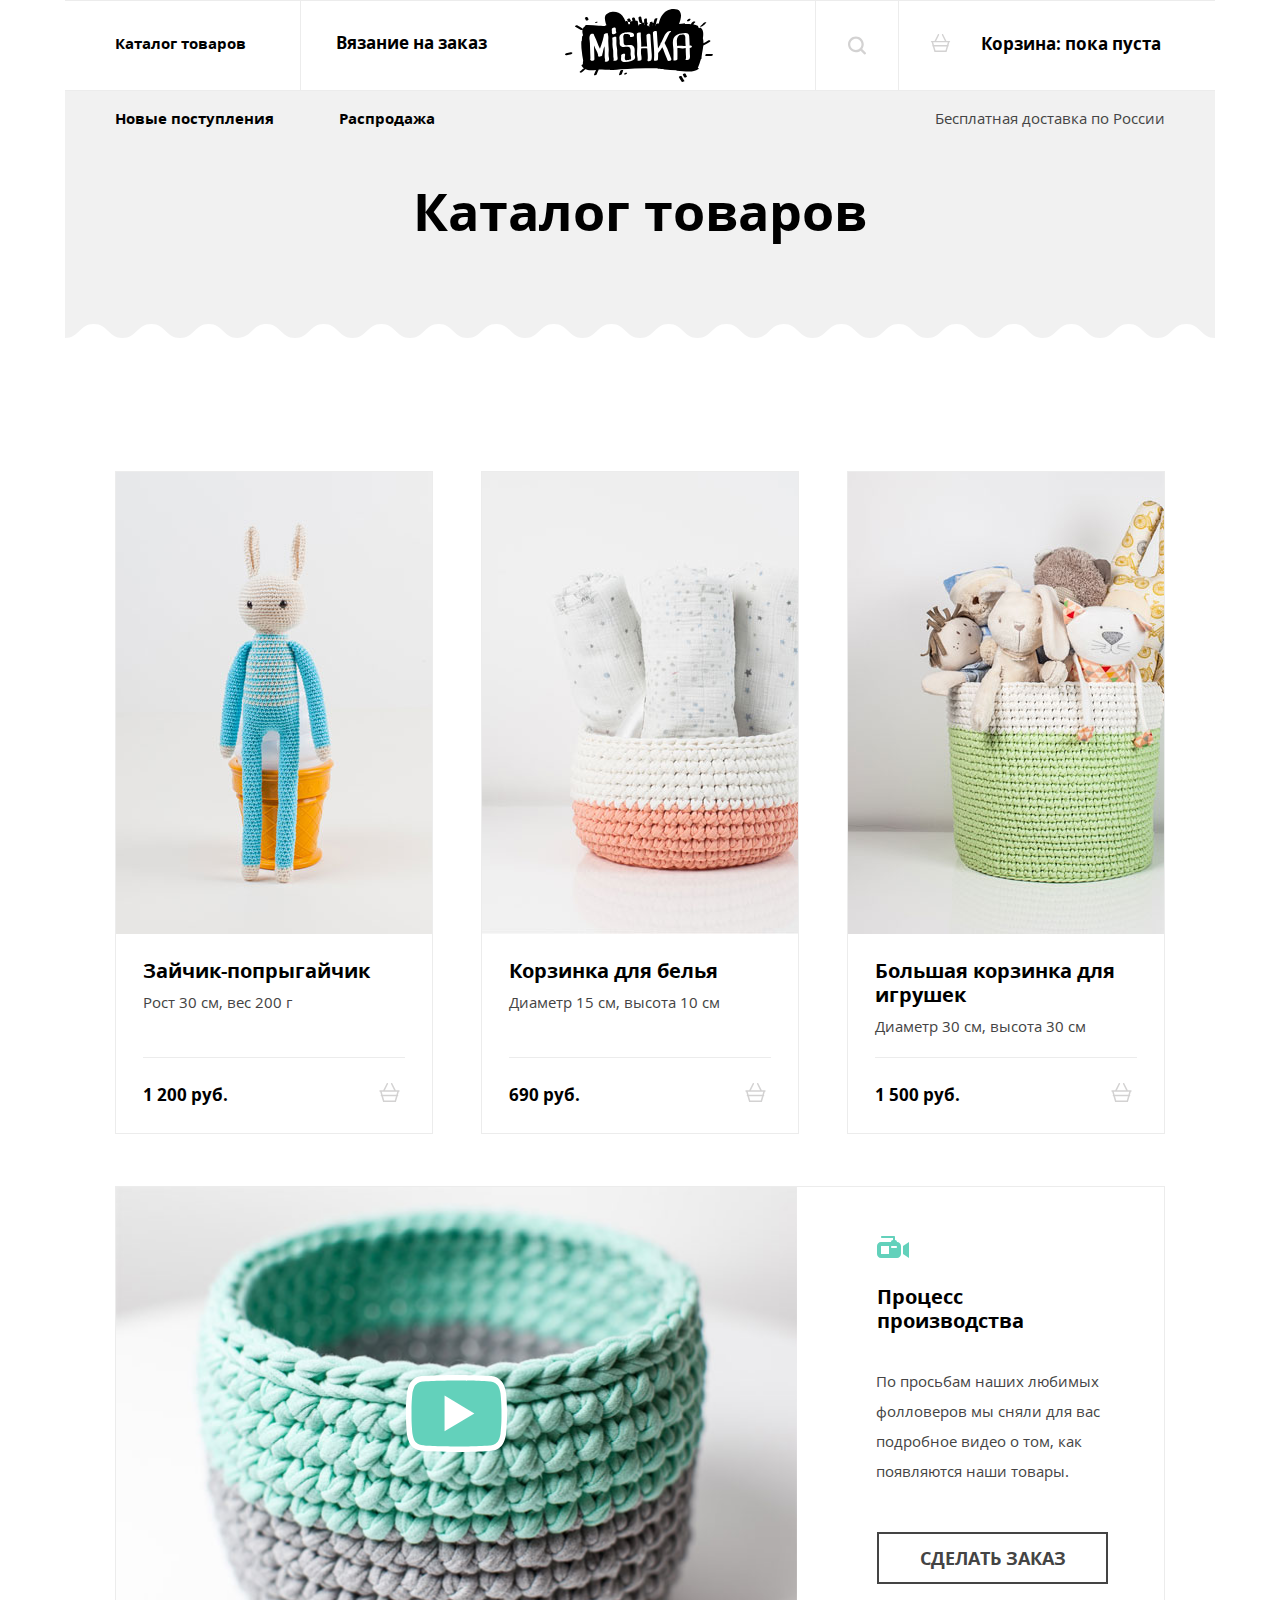
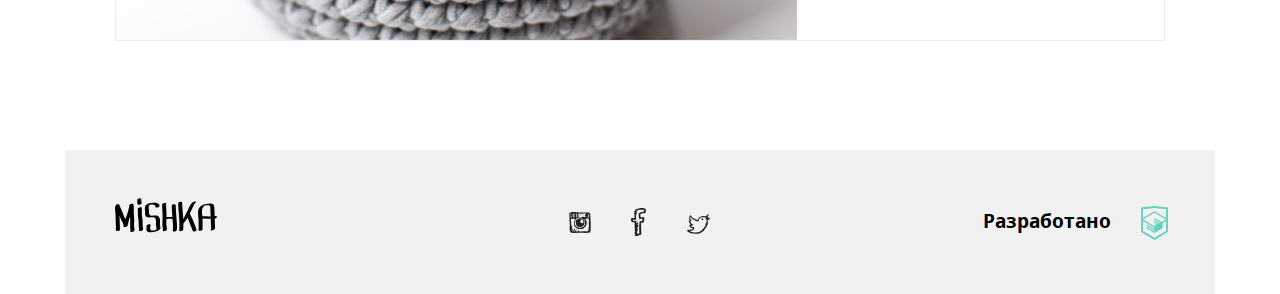
<file: catalog.html>
<!DOCTYPE html>
<html lang="ru">
  <head>
    <meta charset="utf-8">
    <meta name="viewport" content="width=device-width, initial-scale=1">
    <title>HTML Academy: Мишка</title>
    <link rel="stylesheet" href="css/style.min.css">
    <script>
      // Picture element HTML5 shiv
      document.createElement( "picture" );
    </script>
    <script src="js/picturefill.min.js" async></script>
  </head>
  <body class="page-body">

    <svg xmlns="http://www.w3.org/2000/svg" style="display: none">
      <symbol viewBox="-0.8 -0.8 17.6 17.6" id="icon-search">
        <path d="M16.47,14.93l-3.415-3.415C14.02,10.226,14.6,8.634,14.6,6.899c0-4.253-3.447-7.699-7.7-7.699 S-0.8,2.646-0.8,6.899s3.446,7.7,7.699,7.7c1.734,0,3.326-0.58,4.613-1.546l3.417,3.416c0.203,0.202,0.418,0.33,0.771,0.33 c0.607,0,1.1-0.492,1.1-1.1C16.8,15.459,16.739,15.2,16.47,14.93z M1.399,6.899c0-3.038,2.462-5.5,5.5-5.5s5.5,2.462,5.5,5.5 s-2.462,5.5-5.5,5.5S1.399,9.938,1.399,6.899z"/>
      </symbol>

      <symbol viewBox="264.205 370.961 20.294 18.849" id="icon-cart">
        <path d="M283.75,378.19h-3.151l-3.407-6.814c-0.185-0.37-0.634-0.52-1.006-0.335 c-0.371,0.186-0.521,0.636-0.335,1.006l3.071,6.143h-9.138l3.072-6.143c0.185-0.371,0.035-0.821-0.335-1.006 c-0.37-0.185-0.821-0.035-1.006,0.335l-3.407,6.814h-3.151c-0.414,0-0.75,0.336-0.75,0.75s0.336,0.75,0.75,0.75h0.157l0.855,2.991 c-0.187,0.137-0.316,0.347-0.316,0.595c0,0.396,0.309,0.71,0.697,0.739l1.656,5.795h12.697l1.656-5.795 c0.388-0.028,0.698-0.344,0.698-0.739c0-0.249-0.129-0.459-0.316-0.596l0.854-2.991h0.157c0.414,0,0.75-0.336,0.75-0.75 S284.164,378.19,283.75,378.19z M279.569,388.311h-10.433l-1.224-4.284h12.881L279.569,388.311z M281.222,382.526h-13.739 l-0.81-2.836h15.359L281.222,382.526z"/>
      </symbol>

      <symbol viewBox="32.458 20.216 85.589 35.034" id="logo-footer">
        <path d="M36.638,46.517c-0.014-3.472-0.262-6.938-0.356-10.409c-0.008-0.34-0.015-0.681-0.02-1.021 c0.049,0.122,0.097,0.243,0.146,0.364c0.54,1.352,1.103,2.663,1.839,3.92c0.731,1.244,1.099,2.58,1.521,3.939 c-0.159,0.182-0.256,0.39-0.196,0.596c-0.033,0.15,0.059,0.245,0.212,0.306c0.537,0.46,1.55,0.231,2.113-0.008 c0.242-0.102,0.474-0.221,0.696-0.355c0.29-0.181,0.744-0.572,0.613-0.977c-0.024-0.079-0.049-0.157-0.072-0.235 c0.396-1.068,0.598-2.179,0.813-3.308c0.23-1.206,0.659-2.345,1.092-3.485c0.043,0.521,0.088,1.044,0.129,1.56 c0.174,2.147,0.028,4.27,0.008,6.422c-0.008,0.713,0.046,1.375,0.184,2.075c0.059,0.287,0.31,1.521,0.235,1.58 c-0.516,0.476-0.366,1.061,0.326,1.211c0.771,0.169,1.753-0.088,2.333-0.625c1.009-0.934,0.531-2.396,0.304-3.572 c-0.385-1.973,0.077-4.181,0.017-6.189c-0.069-2.26-0.43-4.503-0.399-6.769c0.023-1.831,0.328-3.714-0.303-5.471 c0.039-0.2,0.08-0.398,0.117-0.6c0.163-0.879-2.754-0.414-3.212,0.392c-0.29,0.235-0.438,0.519-0.313,0.806 c0.031,0.071,0.057,0.146,0.084,0.219c-0.552,2.699-1.321,5.313-2.207,7.93c-0.339,1.001-0.748,1.977-1.095,2.978 c-0.49-0.933-0.986-1.851-1.384-2.847c-1.155-2.891-2.199-5.813-3.61-8.596c0.16-1.289-2.698-1.153-3.261,0.02 c-0.682,1.426-0.592,2.866-0.369,4.393c0.254,1.721,0.298,3.411,0.32,5.147c0.039,3.347,0.3,6.689,0.351,10.04 c-0.298,0.331-0.389,0.741-0.078,1.158c0.136,0.182,0.306,0.321,0.482,0.46C34.454,48.198,36.643,47.679,36.638,46.517z"/>
        <path d="M54.834,28.145c-0.089-0.613-3.416,0.084-3.3,0.885c0.259,1.776,0.167,3.561,0.136,5.352 c-0.031,1.722,0.394,3.282,0.615,4.971c0.226,1.732-0.071,3.502,0.126,5.235c0.09,0.812,0.632,2.312,0.074,3.018 c-0.354,0.447,1.237,0.285,1.31,0.275c0.646-0.12,1.509-0.331,1.938-0.875c0.552-0.697,0.165-2.042,0.045-2.82 c-0.267-1.734-0.097-3.537-0.162-5.286c-0.061-1.676-0.644-3.254-0.65-4.946C54.957,32.001,55.119,30.077,54.834,28.145z"/>
        <path d="M57.958,34.791c0.91,2.514,4.648,1.327,6.551,1.471c3.238,0.239,2.272,4.607,2.313,6.641 c0.022,1.085,0.995,2.889,0.179,3.798c-0.502,0.556-1.669,0.589-2.352,0.646c-0.687,0.057-1.854,0.261-2.312-0.39 c-0.836-1.194,0.077-3.2-0.102-4.568c-0.103-0.78-3.424-0.08-3.299,0.884c0.29,2.211-1.179,5.175,2.022,5.556 c2.059,0.244,4.372-0.136,6.317-0.783c1.008-0.334,1.943-0.792,2.731-1.509c0.872-0.794,0.585-1.979,0.352-2.987 c-0.569-2.458,0.616-5.289-0.987-7.454c-1.738-2.345-4.962-0.657-7.212-1.297c-1.161-0.33-1.175-1.911-1.17-2.86 c0.002-1.202-0.098-2.302-0.231-3.491c-0.1-0.887-0.021-1.787,0.628-2.447c0.119-0.121,0.723-0.283,0.681-0.28 c0.299-0.051,0.572-0.062,0.9-0.076c1.304-0.056,3.885,0.195,3.386,2.092c-0.226,0.851,3.028,0.363,3.266-0.53 c1.021-3.874-6.138-3.131-8.159-2.593c-1.863,0.494-3.916,1.555-4.023,3.704c-0.052,1.027,0.229,2.006,0.274,3.022 C57.764,32.494,57.546,33.662,57.958,34.791z"/>
        <path d="M72.413,36.661c-0.053,1.799-0.208,3.593-0.22,5.393c-0.006,0.921,0.146,1.842,0.278,2.75 c0.122,0.841,0.407,1.964,0.152,2.796c-0.198,0.646,3,0.242,3.254-0.587c0.458-1.497-0.188-3.402-0.341-4.918 c-0.147-1.451-0.032-2.945,0.072-4.42c1.708-0.11,3.418-0.249,5.119-0.011c0.076,1.163,0.164,2.321,0.272,3.48 c0.088,0.976,0.151,1.948,0.164,2.929c0.015,0.855,0.12,2.099-0.185,2.913c-0.651,1.731,2.655,1.59,3.136,0.30 c0.592-1.577,0.423-3.537,0.323-5.194c-0.13-2.059-0.404-4.106-0.47-6.166c-0.102-3.183-0.58-6.329-0.594-9.51 c-0.007-1.661-3.338-1.099-3.331,0.288c0.012,3.04,0.417,6.037,0.571,9.068c0.005,0.061,0.008,0.121,0.01,0.18 c-1.64-0.016-3.281,0.149-4.929,0.207c0.171-3.902-0.515-7.771-0.364-11.672c0.02-0.492-3.264-0.077-3.3,0.883 C71.887,29.151,72.526,32.891,72.413,36.661z"/>
        <path d="M86.493,42.032c-0.254,0.259-0.159,0.414,0.045,0.506c0.001,1.474-0.05,2.949-0.178,4.424 c-0.396,0.63,0.39,0.96,0.912,0.96c0.028,0,0.055,0,0.082,0c0.622,0,2.209-0.293,2.289-1.148c0.162-1.769,0.211-3.535,0.196-5.299 c1.337-1.446,2.434-3.057,3.416-4.748c0.64,1.248,1.247,2.505,1.676,3.861c0.725,2.31,1.938,4.431,2.637,6.75 c0.459,1.521,3.754,0.621,3.298-0.885c-0.701-2.319-1.856-4.462-2.638-6.75c-0.791-2.322-1.998-4.361-3.046-6.568 c0.845-1.641,1.699-3.283,2.47-4.96c0.698-1.524,1.219-3.216,2.594-4.289c0.483-0.376,0.464-0.755-0.216-0.801 c-0.737-0.054-1.738,0.159-2.334,0.625c-1.25,0.974-2.042,2.158-2.694,3.595c-0.784,1.726-1.598,3.421-2.455,5.117 c-0.061,0.123-0.125,0.248-0.188,0.373c-0.412,0.264-0.66,0.642-0.539,1.064c-0.666,1.316-1.347,2.627-2.104,3.885 c-0.252-4.661-0.803-9.317-0.969-13.983c-0.036-1.068-3.345-0.403-3.297,0.886c0.204,5.785,1.024,11.557,1.083,17.34 C86.52,42.002,86.505,42.018,86.493,42.032z"/>
        <path d="M118.027,35.8c-0.177-0.701-1.155-0.716-1.914-0.648c-0.01-0.281-0.017-0.566-0.029-0.849 c-0.106-2.241-0.139-4.53-0.329-6.765c-0.176-2.069-1.335-2.812-3.346-2.734c-2.035,0.077-4.404,0.443-6.302,1.183 c-2.197,0.853-3.421,2.471-3.841,4.784c-0.464,2.539,0.201,5.238,0.313,7.789c0.13,2.951,0.056,5.909,0.054,8.859 c0,0.484,3.297,0.027,3.297-0.884c0.004-2.338,0.037-4.676,0-7.014c-0.011-0.688-0.043-1.374-0.085-2.057 c1.155-0.499,3.106,0.01,4.255,0.118c0.933,0.089,1.826-0.138,2.732-0.244c0.017,1.946,0.09,3.905,0.17,5.851 c0.042,0.997,0.402,2.975-0.297,3.799c-0.368,0.436,1.249,0.288,1.31,0.28c0.668-0.124,1.482-0.338,1.939-0.87 c0.8-0.942,0.384-3.192,0.338-4.316c-0.065-1.611-0.086-3.223-0.121-4.834C117.144,37.111,118.208,36.515,118.027,35.8z M111.365,35.638c-1.928-0.046-3.828-0.349-5.651,0.036c-0.086-1.051-0.183-2.098-0.255-3.154 c-0.134-1.962,0.099-4.702,1.928-5.896c0.492-0.318,1.413-0.264,1.984-0.368c0.819-0.147,1.647-0.328,2.384,0.16 c1.018,0.676,0.769,3.08,0.766,4.101c-0.002,1.69,0.177,3.37,0.262,5.059C112.317,35.622,111.844,35.648,111.365,35.638z"/>
        <path d="M51.159,24.322c-0.048,0.18,0.013,0.356,0.119,0.497c0,0.039,0.002,0.075,0.002,0.114c0.004,0.094,0.009,0.188,0.013,0.282 c0.062,0.194,0.182,0.343,0.362,0.446c0.325,0.196,0.737,0.232,1.108,0.196c0.439-0.041,0.882-0.191,1.245-0.439 c0.072-0.062,0.143-0.122,0.216-0.183c0.438-0.282,0.818-0.697,0.612-1.146c-0.424-0.932-0.358-1.88-0.35-2.87 c0.005-0.808-0.812-1.051-1.501-0.989c-0.608,0.054-1.827,0.489-1.831,1.279c-0.007,0.836-0.062,1.698,0.092,2.522 C51.206,24.119,51.182,24.225,51.159,24.322z"/>
      </symbol>

      <symbol viewBox="53.115 53.19 21.769 21.334" id="icon-instagram">
        <path d="M74.881,65.336c-0.013-2.395-0.344-4.788-0.303-7.135c-0.023-0.788-0.086-1.535-0.152-2.278 c-0.105-0.3-0.111-0.699-0.152-1.062c-0.26-0.17-0.222-0.64-0.456-0.835c-0.423-0.233-1.201-0.114-1.744-0.22 c-0.657-0.026-1.254-0.115-1.899-0.153c-1.936-0.101-3.973-0.076-5.996-0.076c-2.001,0-3.954-0.145-5.695-0.379h-2.202 c-0.097,0.004-0.105,0.098-0.227,0.076c-0.599,0.034-1.077,0.188-1.595,0.303c-0.21,0.119-0.421,0.235-0.683,0.304 c-0.136,0.192-0.513,0.145-0.607,0.379c-0.186,0.212,0.185,0.451,0,0.607v0.911c0.173,0.13,0.027,0.58,0.075,0.835v0.987 c-0.017,1.281,0.134,2.397,0.076,3.72c0.467,2.762,0.374,6.537,0.076,9.413c0.155,0.579,0.363,1.105,0.455,1.746 c0.256,0.479,0.335,1.133,0.683,1.52c0.502,0.206,1.233,0.186,1.898,0.229c0.383,0.098,0.667,0.293,1.14,0.30 c2.843-0.21,5.496-0.154,8.427-0.229c2.704,0.24,5.802,0.188,8.275-0.228c0.195-0.134,0.128-0.529,0.228-0.76 c-0.056-0.385,0.207-0.449,0.228-0.759C74.862,70.157,74.895,67.763,74.881,65.336z M61.899,59.111 c0.757-0.153,1.48-0.341,2.429-0.304c0.71,0.076,1.287,0.283,1.897,0.456c0.116,0.184-0.243,0.547,0.153,0.684v0.076 c0.059,0.017,0.149,0.002,0.151,0.076c0.445,0.035,0.794,0.167,1.063,0.379c0.45,0.055,0.536,0.476,1.138,0.3 c-0.091,0.213-0.084,0.524-0.075,0.835c0.324,1.183,0.475,2.81,0.303,4.252c-0.164,0.163-0.215,0.442-0.303,0.683 c-0.311,0.322-0.481,0.785-0.836,1.062c-0.095,0.236-0.25,0.408-0.454,0.533c-0.116,0.213-0.206,0.452-0.457,0.53 c-0.298,0.163-0.577,0.011-0.834-0.076c-0.446,0.162-0.904,0.312-1.215,0.607c-0.816-0.096-1.648-0.175-2.43-0.304 c-0.242-0.139-0.487-0.273-0.835-0.305c-0.227-0.204-0.496-0.364-0.836-0.455c-0.101-0.127-0.337-0.118-0.455-0.229 c-0.198-0.029-0.229-0.227-0.456-0.229c-0.118-0.412-0.443-0.618-0.532-1.062c-0.226-0.331-0.308-0.805-0.455-1.215 c-0.043-1.434,0.091-2.692,0.379-3.796c0.346-0.591,0.779-1.094,1.138-1.67c0.249,0.021,0.365-0.09,0.38-0.304 c0.306,0.053,0.434-0.072,0.684-0.075C61.698,59.568,61.71,59.251,61.899,59.111z M60.229,56.378 c-0.117-0.263-0.066-0.691-0.075-1.062c-0.007-0.285,0.278-0.279,0.304-0.532c-0.003-0.074-0.093-0.059-0.152-0.076 c0.126-0.146,0.701-0.097,0.834,0c0.132,0.537-0.354,0.455-0.531,0.684c0.011,0.167,0.322,0.032,0.456,0.076 c0.029,0.854-0.059,1.496,0,2.202h-0.456c-0.007,0.234,0.229,0.226,0.456,0.228c-0.059,0.286,0.092,0.363,0.075,0.607 c-0.226,0.153-0.716,0.042-1.062,0.075C59.975,57.986,60.313,57.205,60.229,56.378z M59.546,54.784 c0.088-0.013,0.134,0.016,0.151,0.076c0.179,0.253,0.01,0.683-0.076,0.911C59.448,55.592,59.595,55.089,59.546,54.784z M59.698,56.606c-0.132-0.069-0.168-0.237-0.152-0.456C59.678,56.221,59.713,56.388,59.698,56.606z M59.698,57.973 c-0.058,0.139-0.082-0.045-0.076-0.152C59.68,57.682,59.703,57.866,59.698,57.973z M59.546,58.201 c0.175-0.024,0.084,0.219,0.228,0.227c-0.009,0.193-0.283,0.179-0.38,0.077C59.433,58.393,59.507,58.312,59.546,58.201z M57.192,56.985c0.006-0.108,0.013-0.214-0.076-0.228c-0.073-0.733,0.13-1.415,0-1.973c0.25-0.155,0.769-0.042,1.139-0.077v1.139 c-0.088,0.064-0.203,0.101-0.379,0.077c-0.054,0.28,0.324,0.131,0.379,0.304c0.008,0.853-0.056,1.777,0.152,2.429 c-0.565-0.059-0.906,0.107-1.442,0.076c0.097-0.612-0.019-1.435,0.531-1.594C57.484,56.997,57.239,57.091,57.192,56.985z M56.661,56.985c-0.204,0.021-0.217-0.534-0.077-0.607C56.912,56.384,56.833,56.879,56.661,56.985z M56.509,57.973 c0.077-0.312,0.034-0.304,0.075-0.683C56.812,57.303,56.844,58.06,56.509,57.973z M56.737,55.923 c-0.263,0.054-0.273-0.266-0.153-0.38C56.847,55.49,56.856,55.81,56.737,55.923z M56.737,54.784 c0.033,0.159-0.052,0.201-0.076,0.304c-0.176,0.023-0.084-0.219-0.229-0.229C56.457,54.757,56.623,54.797,56.737,54.784z M56.509,58.505c0.148-0.031,0.11,0.345-0.076,0.227C56.473,58.67,56.512,58.608,56.509,58.505z M55.825,54.784 c0.029,0.259-0.438,0.32-0.379,0H55.825z M54.838,54.86c-0.034,0.219-0.326,0.179-0.379,0.379 C54.245,55.069,54.543,54.771,54.838,54.86z M54.383,55.619c0.226-0.205,0.451-0.41,0.684-0.607 c-0.021-0.123,0.071-0.131,0.076-0.228h0.229c0.102,0.381-0.261,0.296-0.305,0.531c0.021,0.122-0.072,0.131-0.075,0.227 c0.02,0.335,0.121,0.588,0.075,0.988c-0.27,0.008-0.276,0.28-0.607,0.227C54.482,56.329,54.325,56.083,54.383,55.619z M54.459,58.884V57.29c0.195-0.185,0.396-0.364,0.607-0.532c0.295,0.489,0.179,1.392,0.455,1.897 C55.246,58.812,54.771,58.766,54.459,58.884z M72.68,69.968c-0.109,0.954-0.158,1.968-0.379,2.809 c-2.89,0.123-6.02,0.005-8.883,0.153c-0.199,0.045-0.273-0.031-0.229-0.229c-0.253,0-0.258,0.247-0.531,0.229 c0.201-0.336,0.438-0.898,0.151-1.291c-0.797,0.013-0.797,0.821-1.138,1.291c-0.686-0.053-1.137,0.127-1.823,0.075 c0.18-0.705,0.75-1.021,0.911-1.745c-0.395-0.55-0.989,0.138-1.214,0.455c-0.204,0.48-0.557,0.81-0.76,1.29H57.8 c0.238-0.469,0.489-0.926,0.759-1.366c0.171-0.512,0.625-0.741,0.683-1.367c-0.157-0.28-0.42-0.029-0.683,0 c-0.123,0.182-0.272,0.335-0.38,0.531c-0.232,0.376-0.501,0.714-0.684,1.14c-0.181,0.208-0.335,0.003-0.53,0.227 c-0.389,0.271-0.581,0.736-0.988,0.987c-0.174-0.06,0.039-0.356,0.153-0.38c0.045-0.181-0.096-0.55,0.075-0.607 c0.063-0.366,0.212-0.647,0.379-0.91c0.119-0.742,0.521-1.199,0.684-1.898c-0.559,0.099-0.674,0.643-0.988,0.987 c-0.212,0.445-0.542,0.772-0.683,1.291c-0.174-0.131-0.028-0.58-0.076-0.836c0.122-0.586,0.298-1.119,0.38-1.746 c0.133-0.22,0.173-0.535,0.228-0.834c0.168-0.209,0.046-0.61-0.077-0.761c-0.226,0.027-0.374,0.133-0.455,0.304 c-0.192-0.032-0.193,0.506-0.304,0.304c-0.045-2.587-0.451-4.812-0.456-7.438c0.026-0.331-0.183-0.424-0.228-0.685 c1.629,0.028,3.121,0.091,4.783,0.229c-0.089,0.139-0.199,0.257-0.304,0.379c-0.144,0.07-0.226,0.173-0.378,0.304 c-0.604,1.653-0.975,3.984-0.607,6.15c0.229,0.58,0.589,1.029,0.986,1.441c0.907,0.485,1.635,1.149,2.506,1.671 c1.701,0.361,3.84,0.369,5.541,0c0.236-0.12,0.484-0.226,0.685-0.38c1.364-1.242,2.753-2.459,2.961-4.859v-1.367 c-0.197-1.598-0.688-2.905-1.747-3.644c0.331-0.22,1.099,0.043,1.67,0.076c0.223,0.013,0.447,0.014,0.684,0 c0.408-0.024,0.928-0.055,1.443,0c0.144,0.187,0.113,0.544,0.228,0.76c-0.062,1.684-0.192,3.3-0.152,5.087 c0.103,0.454,0.127,0.986,0.229,1.441C73.046,68.209,72.9,69.126,72.68,69.968z M73.059,58.808 c-0.639-0.12-1.232-0.284-1.897-0.379c0.072-0.333,0.799-0.01,0.987-0.228c0.385-0.223,0.295-0.92,0.304-1.51 c0.032-0.348,0.114-0.644,0.076-1.063c-0.401-0.951-1.783-0.421-2.886-0.455c-0.225,0.718-0.47,1.8-0.304,2.657 c0.169,0.49,1.024,0.292,1.519,0.456c-0.14,0.332-0.688,0.057-0.987,0.076c-0.296-0.083-0.707-0.052-0.986-0.151 c-2.285,0.078-4.284,0.004-6.529,0.151c0.117-1.248,0.063-2.465-0.076-3.645h3.112c-0.344,0.364-0.912,0.507-1.29,0.835 c-0.44,0.244-0.861,0.505-1.139,0.911c0.249,0.134,0.535-0.245,0.759-0.379c0.355-0.074,0.479-0.381,0.835-0.455 c0.423-0.438,1.096-0.625,1.67-0.912c0.378-0.022,0.697,0.013,0.987,0.077c1.283,0.007,2.456,0.126,3.796,0.076 c0.614,0.145,1.45,0.069,1.974,0.304c0.107,0.298,0.231,0.579,0.305,0.911C73.297,57.071,73.14,57.901,73.059,58.808z M67.214,55.088C67.324,55.041,67.205,54.996,67.214,55.088L67.214,55.088z M67.214,55.088c-0.529,0.154-1.019,0.348-1.367,0.682 C66.331,55.572,66.906,55.464,67.214,55.088z M68.276,55.695C68.387,55.648,68.269,55.604,68.276,55.695L68.276,55.695z M66.53,56.606c0.727-0.158,1.181-0.591,1.746-0.911c-0.437,0.019-0.592,0.32-0.987,0.379 C67.074,56.291,66.689,56.334,66.53,56.606z M65.847,55.771C65.736,55.818,65.854,55.863,65.847,55.771L65.847,55.771z M65.164,56.378C65.274,56.332,65.156,56.286,65.164,56.378L65.164,56.378z M65.089,56.454c0.063,0.014,0.07-0.03,0.075-0.076 C65.1,56.364,65.092,56.408,65.089,56.454z M65.012,56.53c0.064,0.014,0.072-0.03,0.077-0.076 C65.022,56.441,65.017,56.483,65.012,56.53z M64.178,57.138c0.346-0.134,0.613-0.348,0.834-0.607 C64.664,56.664,64.397,56.878,64.178,57.138z M66.454,58.125c0.533-0.049,0.749-0.416,1.215-0.531 c0.284-0.298,0.784-0.381,0.987-0.76c-0.56,0.023-0.766,0.399-1.216,0.531C67.156,57.662,66.689,57.778,66.454,58.125z M64.178,57.138C63.861,57.064,64.162,57.365,64.178,57.138L64.178,57.138z M63.645,57.517c0.021,0.021,0.115-0.037,0.076-0.077 C63.7,57.42,63.605,57.478,63.645,57.517z M66.454,58.125C66.344,58.172,66.461,58.216,66.454,58.125L66.454,58.125z M65.314,59.946c-0.223-0.231-0.676-0.233-0.986-0.379c-0.697-0.038-1.223,0.093-1.746,0.229c-0.304,0.151-0.607,0.304-0.91,0.454 c-0.266,0.166-0.444,0.417-0.76,0.532c-0.205,0.225-0.352,0.51-0.684,0.607c-0.004,0.223-0.173,0.281-0.304,0.379 c-0.089,0.115-0.094,0.312-0.227,0.381c-0.007,0.12,0.036,0.29-0.076,0.303c0.108,1.512,0.291,2.948,0.683,4.177 c0.287,0.623,0.975,0.846,1.442,1.29c0.589,0.297,1.328,0.444,2.126,0.531c0.277-0.052,0.553-0.105,0.911-0.076 c1.209-0.209,2.098-0.736,2.81-1.441c0.1-0.281,0.252-0.508,0.455-0.684c-0.254-0.671,0.293-1.098,0.455-1.59 c0.002-1.344-0.201-2.48-0.607-3.415c-0.256-0.579-0.92-0.751-1.366-1.139c-0.059-0.018-0.15-0.003-0.151-0.077 C66.11,59.892,65.646,59.789,65.314,59.946z M61.899,64.273c-0.113-0.063-0.109-0.244-0.152-0.379 C62.003,63.816,61.865,64.131,61.899,64.273z M61.975,64.578c0.041-0.117,0.079-0.006,0.076,0.075 C62.011,64.771,61.972,64.658,61.975,64.578z M62.431,62.527c0.015-0.086,0.075-0.042,0.075,0 C62.492,62.614,62.431,62.57,62.431,62.527z M64.101,60.402c-0.203,0.258,0.041,0.576,0.077,0.836 C63.873,61.199,63.604,60.351,64.101,60.402z M64.48,64.35c-0.04-0.038,0.055-0.097,0.076-0.076 C64.596,64.312,64.502,64.371,64.48,64.35z M65.239,67.234c0.034-0.109,0.066,0.008,0.152,0 C65.373,67.331,65.241,67.311,65.239,67.234z M67.44,64.653c-0.233-0.057-0.145,0.208-0.379,0.152 c0.069-0.159,0.118-0.338,0.229-0.455C67.424,64.369,67.462,64.48,67.44,64.653z M66.303,60.857 c0.211,0.119,0.441,0.217,0.606,0.381c0.085,0.219,0.243,0.363,0.38,0.529c0.058,0.778,0.179,1.492,0.151,2.354 c-0.257,0.099-0.438,0.271-0.683,0.381c-0.78-0.006-1.358-0.212-1.897-0.456c-0.171-0.259-0.355-0.505-0.532-0.759v-1.062 c0.17-0.185,0.319-0.391,0.456-0.607c0.228-0.127,0.508-0.201,0.454-0.607c-0.038-0.062-0.078-0.124-0.075-0.229 c0.158,0.045,0.245,0.159,0.379,0.229C65.865,61.028,65.952,60.811,66.303,60.857z"/>
      </symbol>

      <symbol viewBox="56.519 49.996 14.962 27.718" id="icon-facebook">
        <path d="M68.181,55.188c1.026,0.029,1.993,0,2.681-0.3c0.391-0.818,0.556-1.854,0.619-2.989 c-0.19-0.015-0.062-0.337-0.207-0.399c-0.029-0.202-0.278-0.195-0.309-0.398c-0.277-0.165-0.457-0.422-0.723-0.598 c-0.727-0.162-1.44-0.335-2.164-0.499c-0.849,0.044-1.895-0.103-2.58,0.1c-2.619-0.04-3.997,1.12-5.259,2.392 c-0.023,0.078-0.003,0.197-0.105,0.199c-0.574,1.587-0.125,3.621-0.204,5.581c0.099,0.436,0.107,0.958,0.204,1.395 c-0.998,0.296-2.212,0.387-3.402,0.499c-0.317,0.324-0.178,1.089-0.206,1.693c0.085,0.583,0.278,1.06,0.413,1.595 c0.211,0.193,0.596,0.396,0.825,0.498c0.065,0.029,0.071,0.082,0.103,0.1c0.506,0.268,1.451,0.008,2.268,0.1 c-0.136,1.978,0.256,3.915,0,5.68c0.007,0.327,0.295,0.382,0.208,0.798c-0.001,0.963-0.067,1.99,0.208,2.69 c-0.287,0.455-0.497,0.982-0.415,1.794c0.122,0.016,0.114,0.157,0.105,0.299c-0.075,0.47,0.643,0.175,0.515,0.698 c0.162,0.456-0.428,0.184-0.413,0.498v0.896c0.53,0.285,1.462,0.182,2.268,0.199c0.908-0.419,2.188-0.479,2.785-1.196 c0.459,0.235,0.916-0.014,1.238-0.199c-0.018-0.315,0.273-0.333,0.205-0.698c-0.004-0.328-0.173-0.496-0.103-0.896V71.83 c-0.206-2.293-0.048-4.938-0.309-7.176c0.888-0.105,1.917-0.075,2.578-0.398c0.357-0.451,0.377-1.23,0.516-1.895 c0.177-0.226,0.221-0.583,0.206-0.996c0.19-0.213,0.068-0.729,0.104-1.096c-0.141-0.595-0.168-1.3-0.825-1.39 c-0.884-0.235-2.043,0.595-2.991,0.299c0.049-1.134-0.293-2.342,0-3.388C66.761,55.609,67.461,55.39,68.181,55.188z M64.363,59.971c0.117,0.254,0.254,0.486,0.414,0.698c0.079,0.022,0.203,0.003,0.205,0.101c1.192,0.056,2.199-0.069,3.096-0.299 c0,0.998-0.271,1.733-0.518,2.492c-0.662,0.045-1.467,0.3-1.958,0.198c-0.276,0.165-0.372,0.506-0.62,0.698 c-0.049,0.441,0.142,0.495,0,0.797c-0.201,0.137-0.055,0.611-0.205,0.796v1.496c0.085,0.281-0.146,0.258-0.104,0.497v3.488 c-0.085,0.281,0.146,0.258,0.104,0.498v2.989c0.063,0.271-0.132,0.791,0.103,0.896c-0.07,0.364-0.412-0.021-0.824,0.1 c-0.528,0.122-0.926,0.369-1.548,0.4c0.117-0.353,0.32-0.622,0.311-1.097c0.049-0.381-0.365-0.312-0.516-0.49 c0.193-0.644,0.562-1.117,0.722-1.793c0.197-0.515,0.714-1.298,0.31-1.794c-0.522-0.105-0.521,0.293-0.826,0.398 c-0.022,0.077-0.002,0.196-0.103,0.199c-0.023,0.077-0.003,0.196-0.103,0.199c0.01,0.12-0.151,0.062,0,0 c0.022-0.078,0.002-0.197,0.103-0.199c0.023-0.077,0.002-0.197,0.103-0.199v-0.299c0.368-0.575,0.67-1.214,0.826-1.993 c0.191-0.28,0.283-0.656,0.412-0.997c0.156-0.262,0.34-0.869,0.104-1.195c-0.517,0.033-0.796,0.295-0.93,0.697 c-0.32-0.189,0.161-0.434,0.104-0.697c0.138-0.231,0.169-0.566,0.309-0.797c0.202-0.413,0.564-1.304,0-1.596 c-0.438-0.023-0.612,0.207-0.723,0.498c-0.214,0.191-0.43,0.383-0.516,0.698c-0.373-0.07-0.143-0.727-0.206-1.097 c-0.067-0.52,0.122-0.899,0-1.195c-0.56-0.799-2.026-0.105-3.197-0.299c-0.108-0.307-0.222-0.984-0.104-1.195 c1.045-0.088,2.479,0.201,3.197-0.199c0.024-0.078,0.003-0.197,0.104-0.199c0.094-0.723-0.271-1-0.515-1.396 c0.232-0.806,0.04-2.02,0.104-2.989c0.233-0.141,0.328-0.414,0.515-0.598c0.112-0.955,0.673-1.476,0.722-2.49 c-0.273,0.001-0.607-0.055-0.619,0.199c-0.302-0.114-0.382,0.479-0.515,0.199c-0.112-0.541,0.246-0.626,0.309-0.997 c0.599-0.418,1.212-0.82,1.856-1.195c1.741-0.244,4.648-0.449,6.086,0.198c0.051,0.616-0.287,0.854-0.207,1.496h-1.546 c-1.092,0.24-1.987,0.672-2.991,0.997c-0.24,0.066-0.276,0.331-0.516,0.398c-0.036,0.396-0.225,0.646-0.311,0.996 C64.182,57.424,64.394,58.582,64.363,59.971z"/>
      </symbol>

      <symbol viewBox="52.253 53.771 23.494 20.168" id="icon-twitter">
        <path d="M75.706,57.855c-0.227-0.366-0.909-0.277-1.407-0.371h-1.112c0.142-0.353,0.343-0.646,0.52-0.963 c0.056-0.438,0.254-0.734,0.223-1.26c0.129-0.167,0.176-0.417,0.296-0.593c0.104-0.144,0.242-0.477,0.074-0.667 c-0.051-0.221-0.295-0.249-0.593-0.222c-0.088,0.036-0.169,0.079-0.222,0.148c-0.448,0.433-0.778,1.014-1.261,1.408 c-0.009,0.008-0.062,0-0.074,0c-0.087,0.005-0.033,0.046-0.075,0.074c-0.146,0.098-0.257,0.152-0.369,0.223 c-0.284,0.176-0.547,0.445-0.891,0.519c-0.529-0.211-1.156-0.326-1.852-0.37c-1.157,0.102-2.303,0.215-3.038,0.741 c-0.911,0.35-1.477,1.042-2.149,1.63c-0.049,0.32-0.342,0.398-0.37,0.741c-0.005,0.045-0.012,0.088-0.073,0.074 c0.043,0.241-0.051,0.345-0.074,0.519c-0.001,0.133,0.199,0.431,0,0.52c-0.822-0.12-1.485-0.63-2.149-0.964 c-0.718-0.36-1.468-0.604-2.074-1.111c-0.716-0.322-1.26-0.816-1.778-1.334c-0.208-0.312-0.542-0.496-0.667-0.89 c-0.379-0.164-0.175-0.912-0.741-0.889c-0.315-0.043-0.345,0.199-0.444,0.37c-0.07,0.227-0.361,0.232-0.371,0.519 c-0.004,0.046-0.011,0.088-0.074,0.075c-0.17,1.089-0.527,1.992-0.519,3.26c0.129,0.415,0.35,0.738,0.593,1.038 c-0.418,0.051-0.716,0.222-0.89,0.519c-0.06,1.073,0.378,1.647,0.742,2.297c0.134,0.384,0.352,0.685,0.593,0.963 c0.017,0.229,0.206,0.288,0.296,0.445c0.019,0.105,0.123,0.125,0.149,0.223c-0.04,0.105,0.289,0.18,0.073,0.221 c-0.413,0.131-1.016,0.07-1.259,0.371c-0.109,0.279-0.109,0.833,0,1.111c0.034,0.237,0.282,0.262,0.296,0.519 c0.499,0.417,1.082,0.747,1.631,1.112c0.574,0.166,1.211,0.271,1.852,0.37c-0.102,0.343-0.338,0.551-0.593,0.741 c-0.78,0.381-1.849,0.474-2.742,0.74c-0.555,0.038-0.956,0.23-1.556,0.223c-0.333,0.127-0.854,0.075-1.112,0.223 c-0.122,0.068-0.102,0.096-0.222,0.221c-0.134,0.412,0.111,0.74,0.444,0.89c-0.005,0.253,0.219,0.276,0.371,0.371 c0.089,0.183,0.254,0.29,0.445,0.37c0.544,0.468,1.268,0.759,1.927,1.112c0.83,0.183,1.648,0.376,2.52,0.519 c0.896,0.116,1.901,0.124,2.816,0.222h0.963c0.511,0.132,1.23,0.054,1.853,0.074c0.095-0.102,0.322-0.073,0.519-0.074 c0.522-0.269,1.196-0.385,1.631-0.74c0.574-0.241,0.989-0.642,1.557-0.89c0.866-0.765,1.937-1.324,2.519-2.37 c0.205-0.189,0.351-0.438,0.445-0.74c0.265-0.156,0.385-0.454,0.593-0.667c0.404-0.41,0.706-0.924,1.037-1.40 c0.319-0.496,0.576-1.054,0.89-1.556c-0.01-0.405,0.306-0.484,0.296-0.89c0.193-0.226,0.177-0.662,0.371-0.88 c-0.033-0.255,0.029-0.415,0.074-0.594c0.047-1.281-0.047-2.422-0.297-3.407c0.588-0.155,1.181-0.302,1.631-0.593 C75.418,58.93,75.891,58.533,75.706,57.855z M72.298,61.931c-0.153,0.859-0.615,1.41-1.038,2.001 c0.059,0.379-0.104,0.538-0.073,0.889c-0.158,0.312-0.287,0.652-0.371,1.037c-0.203,0.267-0.332,0.606-0.519,0.89 c-0.366,0.548-0.777,1.051-1.186,1.557c-0.378,0.56-0.912,0.965-1.334,1.481c-0.42,0.493-0.942,0.885-1.407,1.334 c-0.474,0.17-0.89,0.396-1.26,0.667c-0.232,0.09-0.463,0.18-0.667,0.296c-0.177,0.146-0.499,0.145-0.668,0.29 c-1.086,0.147-2.3,0.17-3.555,0.148c-1.031-0.105-2.115-0.159-3.039-0.371c-0.922-0.189-1.511-0.712-2.297-1.037 c0.153-0.242,0.634-0.154,0.963-0.222c0.031-0.166,0.394-0.003,0.444-0.149c0.257,0.06,0.285-0.109,0.52-0.07 c0.563-0.201,1.23-0.302,1.705-0.593c0.282-0.138,0.406-0.434,0.667-0.593c0.033-0.189,0.104-0.341,0.222-0.444 c0.047-0.275,0.201-0.441,0.148-0.815c0.111-0.21,0.299-0.343,0.296-0.667c-0.074-0.147-0.128-0.316-0.296-0.371 c-0.026-0.196-0.377-0.067-0.444-0.222c-0.255,0.032-0.416-0.029-0.593-0.075c-0.154-0.043-0.487,0.092-0.519-0.073 c-0.842-0.023-1.3-0.43-1.853-0.74c0.431-0.262,1.032-0.353,1.333-0.742c0.516-0.076,1.058-0.129,1.112-0.666 c0-0.717-0.771-0.661-1.333-0.815c-0.773-0.66-1.194-1.672-1.779-2.52c0.238-0.157,0.564-0.226,0.741-0.444 c0.454,0.058,0.54-0.251,0.667-0.52c0.019-0.488-0.333-0.605-0.593-0.815c-0.259-0.21-0.475-0.462-0.667-0.74 c-0.003-0.818-0.021-1.652,0.074-2.372c0.063-0.014,0.07,0.029,0.074,0.074c0.227,0.441,0.559,0.775,0.815,1.186 c0.532,0.357,0.925,0.853,1.556,1.112c0.452,0.413,1.108,0.621,1.557,1.038c0.601,0.263,1.158,0.57,1.704,0.889 c0.669,0.194,1.056,0.673,2.001,0.593c0.198-0.098,0.394-0.199,0.593-0.297c0.258-0.456-0.059-1.079,0.147-1.63 c0.255-0.659,0.797-1.031,1.26-1.481c0.29-0.155,0.555-0.335,0.815-0.519c0.347-0.098,0.675-0.216,0.964-0.37 c0.376-0.019,0.713-0.077,1.037-0.148h1.26c0.244,0.052,0.475,0.119,0.74,0.148c0.209,0.137,0.38,0.313,0.666,0.371 c0.789,0.693,1.271,1.696,1.409,3.039C72.175,60.934,72.35,61.323,72.298,61.931z M72.594,56.299 c-0.129,0.34-0.23,0.707-0.593,0.815c-0.017-0.105-0.122-0.125-0.147-0.222c-0.012-0.209,0.209-0.186,0.296-0.296 C72.312,56.511,72.395,56.348,72.594,56.299C72.587,56.209,72.702,56.253,72.594,56.299z M67.11,59.337 c0.163,0.135,0.284,0.31,0.519,0.371c0.101,0.221,0.314,0.327,0.594,0.37c0.047-0.15,0.346-0.049,0.37-0.222 c0.174-0.023,0.166-0.229,0.296-0.297c-0.018-0.55-0.129-1.006-0.37-1.333C67.761,57.803,66.843,58.265,67.11,59.337z"/>
      </symbol>

      <symbol viewBox="0 0 26.943 34.09" id="logo-htmlacademy">
        <path d="M13.62,0.017L13.472,0L0,1.412v24.661l13.473,8.017l13.43-7.99l0.042-0.025V1.412L13.62,0.017z M25.019,12.127L13.495,5.334 L13.494,5.23l-0.087,0.05l-0.088-0.056v0.109L1.925,12.118V3.147l11.548-1.212l11.547,1.212V12.127z M13.405,6.787L24.923,13.5 l-4.479,2.64l-7.093-4.221l-0.014,1.415l5.904,3.513l-0.86,0.507l-5.03-2.992l-0.014,1.415l3.827,2.275l-0.782,0.523l-3.031-1.787 l-0.014,1.413l1.853,1.091l-1.8,1.081L2.034,13.622L13.405,6.787z M1.925,15.127l11.411,6.791l0.016,1.044L5.41,18.234L5.395,19.65 l7.979,4.795l0.018,1.076l-7.973-4.74l-0.013,1.414l8.021,4.822l0.046,0.025l8.143-4.872l-0.011-5.177l3.415-2.036v10.021 L13.472,31.85L1.925,24.979V15.127z"/>
      </symbol>
    </svg>

    <header class="page-header">
      <div class="page-header__inner  page-header__inner--nojs">
        <nav class="main-nav">
          <div class="page-logo">
            <a class="page-logo__link" href="index.html">
              <picture>
                <source media="(min-width: 1168px)" srcset="img/logo-desktop.svg">
                <source media="(min-width: 786px)" srcset="img/logo-tablet.svg">
                <img src="img/logo-mobile.svg" alt="Mishka логотип">
              </picture>
            </a>
          </div>
          <button class="main-nav__toggle  main-nav__toggle--nojs" type="button">Открыть меню</button>
          <ul class="main-nav__list  main-nav__list--closed  main-nav__list--menu-1  main-nav__list--nojs">
            <li class="main-nav__item  main-nav__item--1">
              <span class="main-nav__item-name">Каталог товаров</span>
            </li>
            <li class="main-nav__item  main-nav__item--2">
              <a class="main-nav__item-link  main-nav__item-link--2" href="form.html">
                <span class="main-nav__item-name">Вязание на заказ</span>
              </a>
            </li>
          </ul>
          <ul class="main-nav__list  main-nav__list--closed  main-nav__list--menu-2  main-nav__list--nojs">
            <li class="main-nav__item  main-nav__item--search">
              <a class="main-nav__item-link  main-nav__item-link--search" href="#">
                <svg class="main-nav__item-icon  main-nav__item-icon--search" width="19" height="19">
                  <use xlink:href="#icon-search"></use>
                </svg>
                <span class="main-nav__item-name">Поиск по сайту</span>
              </a>
            </li>
            <li class="main-nav__item  main-nav__item--cart">
              <a class="main-nav__item-link  main-nav__item-link--cart" href="#">
                <svg class="main-nav__item-icon  main-nav__item-icon--cart" width="21" height="19">
                  <use xlink:href="#icon-cart"></use>
                </svg>
                <span class="main-nav__item-name">Корзина: пока пуста</span>
              </a>
            </li>
          </ul>
        </nav>
      </div>
    </header>

    <main class="page-main">
      <header class="page-main__header  page-main__header--catalog-page">
        <ul class="page-main__menu-list">
          <li class="page-main__menu-item">
            <a class="page-main__menu-link" href="#">Новые поступления</a>
          </li>
          <li class="page-main__menu-item">
            <a class="page-main__menu-link" href="#">Распродажа</a>
          </li>
        </ul>
        <span class="page-main__intro">Бесплатная доставка по России</span>
        <h1 class="page-main__title">Каталог товаров</h1>
      </header>

      <div class="goods-list">
        <article class="goods">
          <header class="goods__header">
            <div class="goods__images">
              <a class="goods__link-image goods-link" href="#">
                <picture>
                  <source media="(min-width: 1168px)" srcset="img/photo-1-desktop@1x.jpg 1x, img/photo-1-desktop@2x.jpg 2x">
                  <source media="(min-width: 786px)" srcset="img/photo-1-tablet@1x.jpg 1x, img/photo-1-tablet@2x.jpg 2x">
                  <img class="goods__image" src="img/photo-1-mobile@1x.jpg" srcset="img/photo-1-mobile@2x.jpg 2x" alt="Зайчик-попрыгайчик">
                </picture>
              </a>
            </div>
          </header>
          <footer class="goods__footer">
            <div class="goods__footer-wrapper  goods__footer-wrapper--header">
              <a class="goods__link-title" href="#"><h1 class="goods__title">Зайчик-попрыгайчик</h1></a>
              <p class="goods__stats">Рост 30 см, вес 200 г</p>
            </div>
            <div class="goods__footer-wrapper  goods__footer-wrapper--footer">
              <p class="goods__price">1 200 руб.</p>
              <a class="goods__btn-buy  btn  btn--open-modal-window" href="#">
                <svg width="21" height="19">
                  <use xlink:href="#icon-cart"></use>
                </svg>
              </a>
            </div>
          </footer>
        </article>

        <article class="goods">
          <header class="goods__header">
            <div class="goods__images">
              <a class="goods__link-image" href="#">
                <picture>
                  <source media="(min-width: 1168px)" srcset="img/photo-2-desktop@1x.jpg 1x, img/photo-2-desktop@2x.jpg 2x">
                  <source media="(min-width: 786px)" srcset="img/photo-2-tablet@1x.jpg 1x, img/photo-2-tablet@2x.jpg 2x">
                  <img class="goods__image" src="img/photo-2-mobile@1x.jpg" srcset="img/photo-2-mobile@2x.jpg 2x" alt="Корзинка для белья">
                </picture>
              </a>
            </div>
          </header>
          <footer class="goods__footer">
            <div class="goods__footer-wrapper  goods__footer-wrapper--header">
              <a class="goods__link-title" href="#"><h1 class="goods__title">Корзинка для белья</h1></a>
              <p class="goods__stats">Диаметр 15 см, высота 10 см</p>
            </div>
            <div class="goods__footer-wrapper  goods__footer-wrapper--footer">
              <p class="goods__price">690 руб.</p>
              <a class="goods__btn-buy  btn  btn--open-modal-window" href="#">
                <svg width="21" height="19">
                  <use xlink:href="#icon-cart"></use>
                </svg>
              </a>
            </div>
          </footer>
        </article>

        <article class="goods">
          <header class="goods__header">
            <div class="goods__images">
              <a class="goods__link-image" href="#">
                <picture>
                  <source media="(min-width: 1168px)" srcset="img/photo-3-desktop@1x.jpg 1x, img/photo-3-desktop@2x.jpg 2x">
                  <source media="(min-width: 786px)" srcset="img/photo-3-tablet@1x.jpg 1x, img/photo-3-tablet@2x.jpg 2x">
                  <img class="goods__image" src="img/photo-3-mobile@1x.jpg" srcset="img/photo-3-mobile@2x.jpg 2x" alt="Большая корзинка для игрушек">
                </picture>
              </a>
            </div>
          </header>
          <footer class="goods__footer">
            <div class="goods__footer-wrapper  goods__footer-wrapper--header">
              <a class="goods__link-title" href="#"><h1 class="goods__title">Большая корзинка для игрушек</h1></a>
              <p class="goods__stats">Диаметр 30 см, высота 30 см</p>
            </div>
            <div class="goods__footer-wrapper  goods__footer-wrapper--footer">
              <p class="goods__price">1 500 руб.</p>
              <a class="goods__btn-buy  btn  btn--open-modal-window" href="#">
                <svg width="21" height="19">
                  <use xlink:href="#icon-cart"></use>
                </svg>
              </a>
            </div>
          </footer>
        </article>
      </div>
      <section class="production-process">
        <div class="production-process__wrapper">
          <h2 class="production-process__title">Процесс производства</h2>
          <div class="production-process__video">
            <picture>
              <source media="(min-width: 1168px)" srcset="img/video-desktop@1x.jpg 1x, img/video-desktop@2x.jpg 2x">
              <source media="(min-width: 786px)" srcset="img/video-tablet@1x.jpg 1x, img/video-tablet@2x.jpg 2x">
              <img class="production-process__item" src="img/video-mobile@1x.jpg" srcset="img/video-mobile@2x.jpg 2x" alt="Процесс производства">
            </picture>
          </div>
          <p class="production-process__description">
            По просьбам наших любимых фолловеров мы сняли для вас подробное видео о том,
            как появляются наши товары.
          </p>
          <a class="production-process__buy-btn  btn  btn--production-process  btn--ghost" href="form.html">Сделать заказ</a>
        </div>
      </section>
    </main>

    <footer class="page-footer">
      <div class="page-footer__inner">
        <div class="page-footer__logo">
          <a class="page-footer__logo-link" href="index.html">
            <svg width="102" height="42">
              <use xlink:href="#logo-footer"></use>
            </svg>
          </a>
        </div>
        <section class="social">
          <ul class="social__list">
            <li class="social__item">
              <a class="social__link  social__link--instagram"  href="https://www.instagram.com/htmlacademy/">
                <svg class="social__link-icon  social__link-icon--instagram" width="22" height="21">
                  <use xlink:href="#icon-instagram"></use>
                </svg>
              </a>
            </li>
            <li class="social__item">
              <a class="social__link  social__link--facebook" href="https://www.facebook.com/htmlacademy">
                <svg class="social__link-icon  social__link-icon--facebook" width="15" height="28">
                  <use xlink:href="#icon-facebook"></use>
                </svg>
              </a>
            </li>
            <li class="social__item">
              <a class="social__link  social__link--twitter" href="https://twitter.com/htmlacademy_ru">
                <svg class="social__link-icon  social__link-icon--twitter" width="23" height="20">
                  <use xlink:href="#icon-twitter"></use>
                </svg>
              </a>
            </li>
          </ul>
        </section>
        <section class="copyright">
          <a class="copyright__link" href="https://htmlacademy.ru">
            <b class="copyright__title-name">Разработано</b>
            <svg class="copyright__logo-htmlacademy" width="27" height="34">
              <use xlink:href="#logo-htmlacademy"></use>
            </svg>
          </a>
        </section>
      </div>
    </footer>

    <section class="modal-add-to-cart modal-add-to-cart--closed">
      <h2 class="modal-add-to-cart__title">Добавить в корзину</h2>
      <p class="modal-add-to-cart__text">Выберите размер:</p>
      <form class="modal-add-to-cart__form" id="form-cart" action="https://echo.htmlacademy.ru" method="post">
        <label class="modal-add-to-cart__label-size">
          <input class="modal-add-to-cart__radio-size" id="size-s" type="radio" name="size" value="size-s" checked>
          <span class="modal-add-to-cart__label-text">S</span>
        </label>
        <label class="modal-add-to-cart__label-size">
          <input class="modal-add-to-cart__radio-size" id="size-m" type="radio" name="size" value="size-m">
          <span class="modal-add-to-cart__label-text">M</span>
        </label>
        <label class="modal-add-to-cart__label-size">
          <input class="modal-add-to-cart__radio-size" id="size-l" type="radio" name="size" value="size-l">
          <span class="modal-add-to-cart__label-text">L</span>
        </label>
        <button class="modal-add-to-cart__btn  btn  btn--modal-window" type="submit">Добавить</button>
      </form>
    </section>

    <div class="modal-overlay modal-overlay--closed"></div>

    <script src="js/script.js" defer></script>
  </body>
</html>
</file>
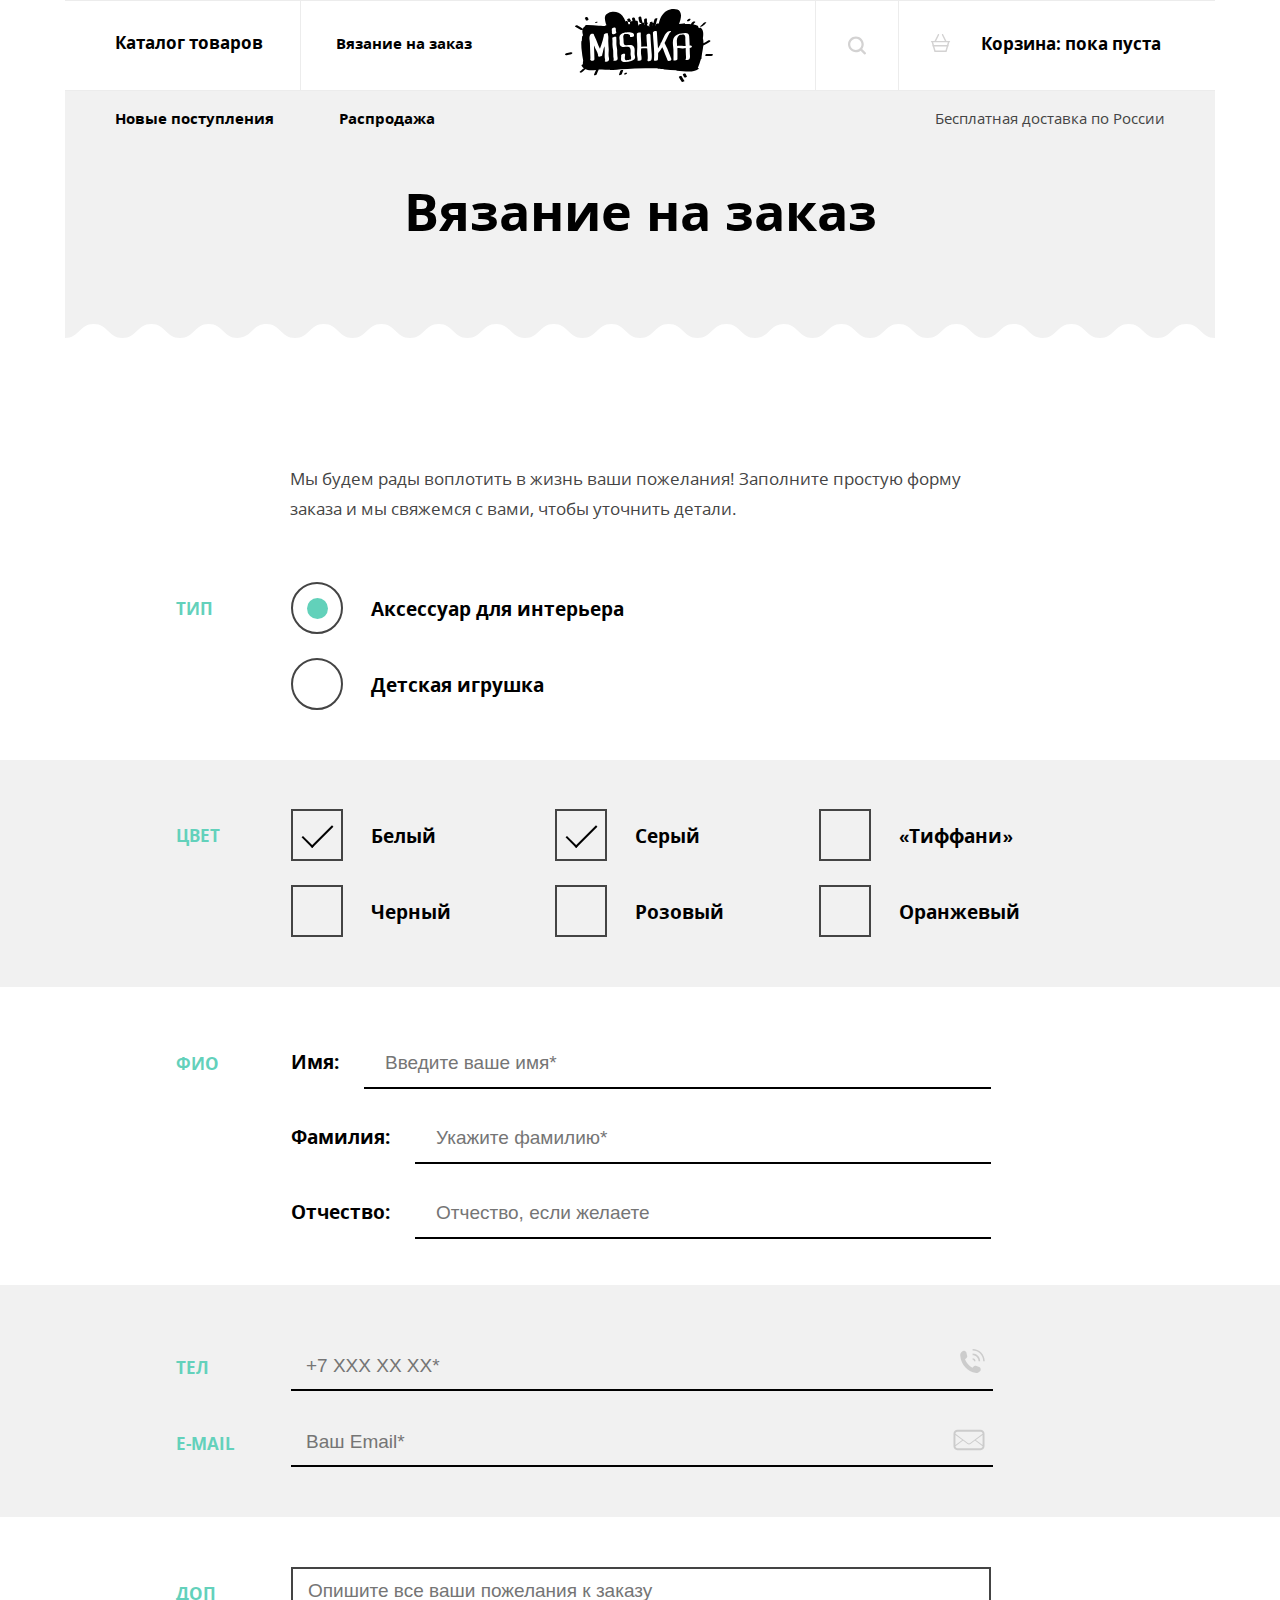
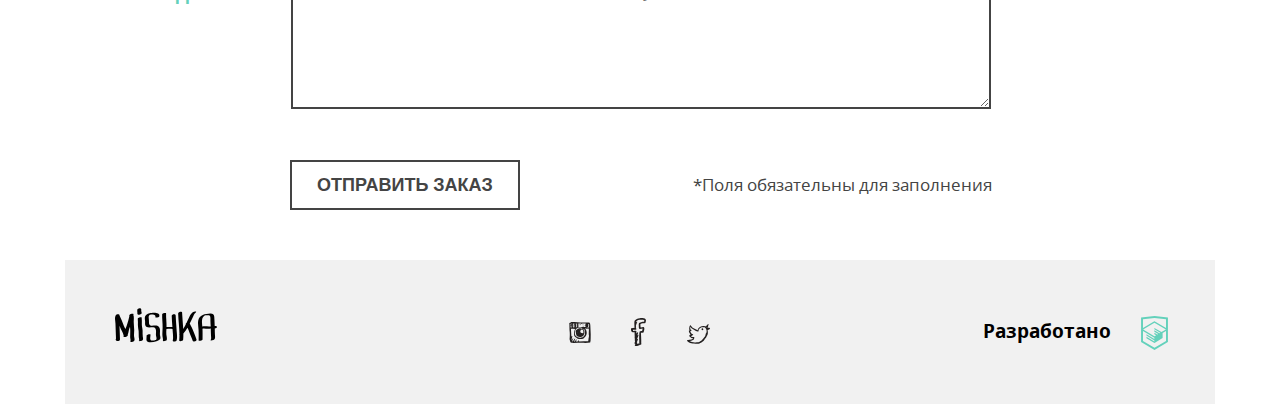
<file: form.html>
<!DOCTYPE html>
<html lang="ru">
  <head>
    <meta charset="utf-8">
    <meta name="viewport" content="width=device-width, initial-scale=1">
    <title>HTML Academy: Мишка</title>
    <link rel="stylesheet" href="css/style.min.css">
    <script>
      // Picture element HTML5 shiv
      document.createElement( "picture" );
    </script>
    <script src="js/picturefill.min.js" async></script>
  </head>
  <body class="page-body">

    <svg xmlns="http://www.w3.org/2000/svg" style="display: none">
      <symbol viewBox="-0.8 -0.8 17.6 17.6" id="icon-search">
        <path d="M16.47,14.93l-3.415-3.415C14.02,10.226,14.6,8.634,14.6,6.899c0-4.253-3.447-7.699-7.7-7.699 S-0.8,2.646-0.8,6.899s3.446,7.7,7.699,7.7c1.734,0,3.326-0.58,4.613-1.546l3.417,3.416c0.203,0.202,0.418,0.33,0.771,0.33 c0.607,0,1.1-0.492,1.1-1.1C16.8,15.459,16.739,15.2,16.47,14.93z M1.399,6.899c0-3.038,2.462-5.5,5.5-5.5s5.5,2.462,5.5,5.5 s-2.462,5.5-5.5,5.5S1.399,9.938,1.399,6.899z"/>
      </symbol>

      <symbol viewBox="264.205 370.961 20.294 18.849" id="icon-cart">
        <path d="M283.75,378.19h-3.151l-3.407-6.814c-0.185-0.37-0.634-0.52-1.006-0.335 c-0.371,0.186-0.521,0.636-0.335,1.006l3.071,6.143h-9.138l3.072-6.143c0.185-0.371,0.035-0.821-0.335-1.006 c-0.37-0.185-0.821-0.035-1.006,0.335l-3.407,6.814h-3.151c-0.414,0-0.75,0.336-0.75,0.75s0.336,0.75,0.75,0.75h0.157l0.855,2.991 c-0.187,0.137-0.316,0.347-0.316,0.595c0,0.396,0.309,0.71,0.697,0.739l1.656,5.795h12.697l1.656-5.795 c0.388-0.028,0.698-0.344,0.698-0.739c0-0.249-0.129-0.459-0.316-0.596l0.854-2.991h0.157c0.414,0,0.75-0.336,0.75-0.75 S284.164,378.19,283.75,378.19z M279.569,388.311h-10.433l-1.224-4.284h12.881L279.569,388.311z M281.222,382.526h-13.739 l-0.81-2.836h15.359L281.222,382.526z"/>
      </symbol>

      <symbol viewBox="32.458 20.216 85.589 35.034" id="logo-footer">
        <path d="M36.638,46.517c-0.014-3.472-0.262-6.938-0.356-10.409c-0.008-0.34-0.015-0.681-0.02-1.021 c0.049,0.122,0.097,0.243,0.146,0.364c0.54,1.352,1.103,2.663,1.839,3.92c0.731,1.244,1.099,2.58,1.521,3.939 c-0.159,0.182-0.256,0.39-0.196,0.596c-0.033,0.15,0.059,0.245,0.212,0.306c0.537,0.46,1.55,0.231,2.113-0.008 c0.242-0.102,0.474-0.221,0.696-0.355c0.29-0.181,0.744-0.572,0.613-0.977c-0.024-0.079-0.049-0.157-0.072-0.235 c0.396-1.068,0.598-2.179,0.813-3.308c0.23-1.206,0.659-2.345,1.092-3.485c0.043,0.521,0.088,1.044,0.129,1.56 c0.174,2.147,0.028,4.27,0.008,6.422c-0.008,0.713,0.046,1.375,0.184,2.075c0.059,0.287,0.31,1.521,0.235,1.58 c-0.516,0.476-0.366,1.061,0.326,1.211c0.771,0.169,1.753-0.088,2.333-0.625c1.009-0.934,0.531-2.396,0.304-3.572 c-0.385-1.973,0.077-4.181,0.017-6.189c-0.069-2.26-0.43-4.503-0.399-6.769c0.023-1.831,0.328-3.714-0.303-5.471 c0.039-0.2,0.08-0.398,0.117-0.6c0.163-0.879-2.754-0.414-3.212,0.392c-0.29,0.235-0.438,0.519-0.313,0.806 c0.031,0.071,0.057,0.146,0.084,0.219c-0.552,2.699-1.321,5.313-2.207,7.93c-0.339,1.001-0.748,1.977-1.095,2.978 c-0.49-0.933-0.986-1.851-1.384-2.847c-1.155-2.891-2.199-5.813-3.61-8.596c0.16-1.289-2.698-1.153-3.261,0.02 c-0.682,1.426-0.592,2.866-0.369,4.393c0.254,1.721,0.298,3.411,0.32,5.147c0.039,3.347,0.3,6.689,0.351,10.04 c-0.298,0.331-0.389,0.741-0.078,1.158c0.136,0.182,0.306,0.321,0.482,0.46C34.454,48.198,36.643,47.679,36.638,46.517z"/>
        <path d="M54.834,28.145c-0.089-0.613-3.416,0.084-3.3,0.885c0.259,1.776,0.167,3.561,0.136,5.352 c-0.031,1.722,0.394,3.282,0.615,4.971c0.226,1.732-0.071,3.502,0.126,5.235c0.09,0.812,0.632,2.312,0.074,3.018 c-0.354,0.447,1.237,0.285,1.31,0.275c0.646-0.12,1.509-0.331,1.938-0.875c0.552-0.697,0.165-2.042,0.045-2.82 c-0.267-1.734-0.097-3.537-0.162-5.286c-0.061-1.676-0.644-3.254-0.65-4.946C54.957,32.001,55.119,30.077,54.834,28.145z"/>
        <path d="M57.958,34.791c0.91,2.514,4.648,1.327,6.551,1.471c3.238,0.239,2.272,4.607,2.313,6.641 c0.022,1.085,0.995,2.889,0.179,3.798c-0.502,0.556-1.669,0.589-2.352,0.646c-0.687,0.057-1.854,0.261-2.312-0.39 c-0.836-1.194,0.077-3.2-0.102-4.568c-0.103-0.78-3.424-0.08-3.299,0.884c0.29,2.211-1.179,5.175,2.022,5.556 c2.059,0.244,4.372-0.136,6.317-0.783c1.008-0.334,1.943-0.792,2.731-1.509c0.872-0.794,0.585-1.979,0.352-2.987 c-0.569-2.458,0.616-5.289-0.987-7.454c-1.738-2.345-4.962-0.657-7.212-1.297c-1.161-0.33-1.175-1.911-1.17-2.86 c0.002-1.202-0.098-2.302-0.231-3.491c-0.1-0.887-0.021-1.787,0.628-2.447c0.119-0.121,0.723-0.283,0.681-0.28 c0.299-0.051,0.572-0.062,0.9-0.076c1.304-0.056,3.885,0.195,3.386,2.092c-0.226,0.851,3.028,0.363,3.266-0.53 c1.021-3.874-6.138-3.131-8.159-2.593c-1.863,0.494-3.916,1.555-4.023,3.704c-0.052,1.027,0.229,2.006,0.274,3.022 C57.764,32.494,57.546,33.662,57.958,34.791z"/>
        <path d="M72.413,36.661c-0.053,1.799-0.208,3.593-0.22,5.393c-0.006,0.921,0.146,1.842,0.278,2.75 c0.122,0.841,0.407,1.964,0.152,2.796c-0.198,0.646,3,0.242,3.254-0.587c0.458-1.497-0.188-3.402-0.341-4.918 c-0.147-1.451-0.032-2.945,0.072-4.42c1.708-0.11,3.418-0.249,5.119-0.011c0.076,1.163,0.164,2.321,0.272,3.48 c0.088,0.976,0.151,1.948,0.164,2.929c0.015,0.855,0.12,2.099-0.185,2.913c-0.651,1.731,2.655,1.59,3.136,0.30 c0.592-1.577,0.423-3.537,0.323-5.194c-0.13-2.059-0.404-4.106-0.47-6.166c-0.102-3.183-0.58-6.329-0.594-9.51 c-0.007-1.661-3.338-1.099-3.331,0.288c0.012,3.04,0.417,6.037,0.571,9.068c0.005,0.061,0.008,0.121,0.01,0.18 c-1.64-0.016-3.281,0.149-4.929,0.207c0.171-3.902-0.515-7.771-0.364-11.672c0.02-0.492-3.264-0.077-3.3,0.883 C71.887,29.151,72.526,32.891,72.413,36.661z"/>
        <path d="M86.493,42.032c-0.254,0.259-0.159,0.414,0.045,0.506c0.001,1.474-0.05,2.949-0.178,4.424 c-0.396,0.63,0.39,0.96,0.912,0.96c0.028,0,0.055,0,0.082,0c0.622,0,2.209-0.293,2.289-1.148c0.162-1.769,0.211-3.535,0.196-5.299 c1.337-1.446,2.434-3.057,3.416-4.748c0.64,1.248,1.247,2.505,1.676,3.861c0.725,2.31,1.938,4.431,2.637,6.75 c0.459,1.521,3.754,0.621,3.298-0.885c-0.701-2.319-1.856-4.462-2.638-6.75c-0.791-2.322-1.998-4.361-3.046-6.568 c0.845-1.641,1.699-3.283,2.47-4.96c0.698-1.524,1.219-3.216,2.594-4.289c0.483-0.376,0.464-0.755-0.216-0.801 c-0.737-0.054-1.738,0.159-2.334,0.625c-1.25,0.974-2.042,2.158-2.694,3.595c-0.784,1.726-1.598,3.421-2.455,5.117 c-0.061,0.123-0.125,0.248-0.188,0.373c-0.412,0.264-0.66,0.642-0.539,1.064c-0.666,1.316-1.347,2.627-2.104,3.885 c-0.252-4.661-0.803-9.317-0.969-13.983c-0.036-1.068-3.345-0.403-3.297,0.886c0.204,5.785,1.024,11.557,1.083,17.34 C86.52,42.002,86.505,42.018,86.493,42.032z"/>
        <path d="M118.027,35.8c-0.177-0.701-1.155-0.716-1.914-0.648c-0.01-0.281-0.017-0.566-0.029-0.849 c-0.106-2.241-0.139-4.53-0.329-6.765c-0.176-2.069-1.335-2.812-3.346-2.734c-2.035,0.077-4.404,0.443-6.302,1.183 c-2.197,0.853-3.421,2.471-3.841,4.784c-0.464,2.539,0.201,5.238,0.313,7.789c0.13,2.951,0.056,5.909,0.054,8.859 c0,0.484,3.297,0.027,3.297-0.884c0.004-2.338,0.037-4.676,0-7.014c-0.011-0.688-0.043-1.374-0.085-2.057 c1.155-0.499,3.106,0.01,4.255,0.118c0.933,0.089,1.826-0.138,2.732-0.244c0.017,1.946,0.09,3.905,0.17,5.851 c0.042,0.997,0.402,2.975-0.297,3.799c-0.368,0.436,1.249,0.288,1.31,0.28c0.668-0.124,1.482-0.338,1.939-0.87 c0.8-0.942,0.384-3.192,0.338-4.316c-0.065-1.611-0.086-3.223-0.121-4.834C117.144,37.111,118.208,36.515,118.027,35.8z M111.365,35.638c-1.928-0.046-3.828-0.349-5.651,0.036c-0.086-1.051-0.183-2.098-0.255-3.154 c-0.134-1.962,0.099-4.702,1.928-5.896c0.492-0.318,1.413-0.264,1.984-0.368c0.819-0.147,1.647-0.328,2.384,0.16 c1.018,0.676,0.769,3.08,0.766,4.101c-0.002,1.69,0.177,3.37,0.262,5.059C112.317,35.622,111.844,35.648,111.365,35.638z"/>
        <path d="M51.159,24.322c-0.048,0.18,0.013,0.356,0.119,0.497c0,0.039,0.002,0.075,0.002,0.114c0.004,0.094,0.009,0.188,0.013,0.282 c0.062,0.194,0.182,0.343,0.362,0.446c0.325,0.196,0.737,0.232,1.108,0.196c0.439-0.041,0.882-0.191,1.245-0.439 c0.072-0.062,0.143-0.122,0.216-0.183c0.438-0.282,0.818-0.697,0.612-1.146c-0.424-0.932-0.358-1.88-0.35-2.87 c0.005-0.808-0.812-1.051-1.501-0.989c-0.608,0.054-1.827,0.489-1.831,1.279c-0.007,0.836-0.062,1.698,0.092,2.522 C51.206,24.119,51.182,24.225,51.159,24.322z"/>
      </symbol>

      <symbol viewBox="0 0 24.829 24.333" id="icon-phone">
        <path d="M17.321,24.333c-0.371,0-0.744,0-1.115,0c-4.904-0.58-8.497-2.857-11.11-5.772C2.473,15.637,0.402,11.875,0,6.817 c0-0.453,0-0.906,0-1.358c0.091-0.921,0.544-1.55,1.067-2.086c0.65-0.666,1.63-1.522,2.522-1.553 c0.659-0.022,1.78,0.451,2.232,1.066c0.388,0.53,0.595,1.59,0.775,2.378c0.185,0.797,0.6,1.95,0.485,2.717 C6.905,9.177,5.317,9.684,4.85,10.553c1.551,3.721,4.089,6.456,7.472,8.345c0.847-0.465,1.595-1.864,2.767-1.892 c0.428-0.012,0.972,0.209,1.406,0.34c0.477,0.143,0.891,0.326,1.311,0.484c0.705,0.266,1.957,0.621,2.378,1.213 c0.433,0.61,0.681,1.608,0.581,2.231C20.571,22.508,18.538,23.877,17.321,24.333z"/>
        <path d="M12.529,1.528c5.949,0,10.771,4.822,10.771,10.771h1.529C24.829,5.507,19.323,0,12.529,0V1.528z"/>
        <path d="M12.529,9.327v1.552c0.785,0,1.421,0.636,1.421,1.42h1.553C15.502,10.657,14.172,9.327,12.529,9.327z"/>
        <path d="M12.529,6.246c3.345,0,6.056,2.71,6.056,6.054h1.588c0-4.22-3.422-7.641-7.644-7.641V6.246z"/>
      </symbol>

      <symbol viewBox="0 0 32 32" id="icon-email">
        <path d="M28,5H4C1.791,5,0,6.792,0,9v13c0,2.209,1.791,4,4,4h24c2.209,0,4-1.791,4-4V9 C32,6.792,30.209,5,28,5z M2,10.25l6.999,5.25L2,20.75V10.25z M30,22c0,1.104-0.898,2-2,2H4c-1.103,0-2-0.896-2-2l7.832-5.875 l4.368,3.277c0.533,0.397,1.166,0.6,1.8,0.6c0.633,0,1.266-0.201,1.799-0.6l4.369-3.277L30,22L30,22z M30,20.75l-7-5.25l7-5.25 V20.75z M17.199,18.602c-0.35,0.263-0.763,0.4-1.199,0.4s-0.851-0.139-1.2-0.4L10.665,15.5l-0.833-0.625L2,9.001V9 c0-1.103,0.897-2,2-2h24c1.102,0,2,0.897,2,2L17.199,18.602z"/>
      </symbol>

      <symbol viewBox="53.115 53.19 21.769 21.334" id="icon-instagram">
        <path d="M74.881,65.336c-0.013-2.395-0.344-4.788-0.303-7.135c-0.023-0.788-0.086-1.535-0.152-2.278 c-0.105-0.3-0.111-0.699-0.152-1.062c-0.26-0.17-0.222-0.64-0.456-0.835c-0.423-0.233-1.201-0.114-1.744-0.22 c-0.657-0.026-1.254-0.115-1.899-0.153c-1.936-0.101-3.973-0.076-5.996-0.076c-2.001,0-3.954-0.145-5.695-0.379h-2.202 c-0.097,0.004-0.105,0.098-0.227,0.076c-0.599,0.034-1.077,0.188-1.595,0.303c-0.21,0.119-0.421,0.235-0.683,0.304 c-0.136,0.192-0.513,0.145-0.607,0.379c-0.186,0.212,0.185,0.451,0,0.607v0.911c0.173,0.13,0.027,0.58,0.075,0.835v0.987 c-0.017,1.281,0.134,2.397,0.076,3.72c0.467,2.762,0.374,6.537,0.076,9.413c0.155,0.579,0.363,1.105,0.455,1.746 c0.256,0.479,0.335,1.133,0.683,1.52c0.502,0.206,1.233,0.186,1.898,0.229c0.383,0.098,0.667,0.293,1.14,0.30 c2.843-0.21,5.496-0.154,8.427-0.229c2.704,0.24,5.802,0.188,8.275-0.228c0.195-0.134,0.128-0.529,0.228-0.76 c-0.056-0.385,0.207-0.449,0.228-0.759C74.862,70.157,74.895,67.763,74.881,65.336z M61.899,59.111 c0.757-0.153,1.48-0.341,2.429-0.304c0.71,0.076,1.287,0.283,1.897,0.456c0.116,0.184-0.243,0.547,0.153,0.684v0.076 c0.059,0.017,0.149,0.002,0.151,0.076c0.445,0.035,0.794,0.167,1.063,0.379c0.45,0.055,0.536,0.476,1.138,0.3 c-0.091,0.213-0.084,0.524-0.075,0.835c0.324,1.183,0.475,2.81,0.303,4.252c-0.164,0.163-0.215,0.442-0.303,0.683 c-0.311,0.322-0.481,0.785-0.836,1.062c-0.095,0.236-0.25,0.408-0.454,0.533c-0.116,0.213-0.206,0.452-0.457,0.53 c-0.298,0.163-0.577,0.011-0.834-0.076c-0.446,0.162-0.904,0.312-1.215,0.607c-0.816-0.096-1.648-0.175-2.43-0.304 c-0.242-0.139-0.487-0.273-0.835-0.305c-0.227-0.204-0.496-0.364-0.836-0.455c-0.101-0.127-0.337-0.118-0.455-0.229 c-0.198-0.029-0.229-0.227-0.456-0.229c-0.118-0.412-0.443-0.618-0.532-1.062c-0.226-0.331-0.308-0.805-0.455-1.215 c-0.043-1.434,0.091-2.692,0.379-3.796c0.346-0.591,0.779-1.094,1.138-1.67c0.249,0.021,0.365-0.09,0.38-0.304 c0.306,0.053,0.434-0.072,0.684-0.075C61.698,59.568,61.71,59.251,61.899,59.111z M60.229,56.378 c-0.117-0.263-0.066-0.691-0.075-1.062c-0.007-0.285,0.278-0.279,0.304-0.532c-0.003-0.074-0.093-0.059-0.152-0.076 c0.126-0.146,0.701-0.097,0.834,0c0.132,0.537-0.354,0.455-0.531,0.684c0.011,0.167,0.322,0.032,0.456,0.076 c0.029,0.854-0.059,1.496,0,2.202h-0.456c-0.007,0.234,0.229,0.226,0.456,0.228c-0.059,0.286,0.092,0.363,0.075,0.607 c-0.226,0.153-0.716,0.042-1.062,0.075C59.975,57.986,60.313,57.205,60.229,56.378z M59.546,54.784 c0.088-0.013,0.134,0.016,0.151,0.076c0.179,0.253,0.01,0.683-0.076,0.911C59.448,55.592,59.595,55.089,59.546,54.784z M59.698,56.606c-0.132-0.069-0.168-0.237-0.152-0.456C59.678,56.221,59.713,56.388,59.698,56.606z M59.698,57.973 c-0.058,0.139-0.082-0.045-0.076-0.152C59.68,57.682,59.703,57.866,59.698,57.973z M59.546,58.201 c0.175-0.024,0.084,0.219,0.228,0.227c-0.009,0.193-0.283,0.179-0.38,0.077C59.433,58.393,59.507,58.312,59.546,58.201z M57.192,56.985c0.006-0.108,0.013-0.214-0.076-0.228c-0.073-0.733,0.13-1.415,0-1.973c0.25-0.155,0.769-0.042,1.139-0.077v1.139 c-0.088,0.064-0.203,0.101-0.379,0.077c-0.054,0.28,0.324,0.131,0.379,0.304c0.008,0.853-0.056,1.777,0.152,2.429 c-0.565-0.059-0.906,0.107-1.442,0.076c0.097-0.612-0.019-1.435,0.531-1.594C57.484,56.997,57.239,57.091,57.192,56.985z M56.661,56.985c-0.204,0.021-0.217-0.534-0.077-0.607C56.912,56.384,56.833,56.879,56.661,56.985z M56.509,57.973 c0.077-0.312,0.034-0.304,0.075-0.683C56.812,57.303,56.844,58.06,56.509,57.973z M56.737,55.923 c-0.263,0.054-0.273-0.266-0.153-0.38C56.847,55.49,56.856,55.81,56.737,55.923z M56.737,54.784 c0.033,0.159-0.052,0.201-0.076,0.304c-0.176,0.023-0.084-0.219-0.229-0.229C56.457,54.757,56.623,54.797,56.737,54.784z M56.509,58.505c0.148-0.031,0.11,0.345-0.076,0.227C56.473,58.67,56.512,58.608,56.509,58.505z M55.825,54.784 c0.029,0.259-0.438,0.32-0.379,0H55.825z M54.838,54.86c-0.034,0.219-0.326,0.179-0.379,0.379 C54.245,55.069,54.543,54.771,54.838,54.86z M54.383,55.619c0.226-0.205,0.451-0.41,0.684-0.607 c-0.021-0.123,0.071-0.131,0.076-0.228h0.229c0.102,0.381-0.261,0.296-0.305,0.531c0.021,0.122-0.072,0.131-0.075,0.227 c0.02,0.335,0.121,0.588,0.075,0.988c-0.27,0.008-0.276,0.28-0.607,0.227C54.482,56.329,54.325,56.083,54.383,55.619z M54.459,58.884V57.29c0.195-0.185,0.396-0.364,0.607-0.532c0.295,0.489,0.179,1.392,0.455,1.897 C55.246,58.812,54.771,58.766,54.459,58.884z M72.68,69.968c-0.109,0.954-0.158,1.968-0.379,2.809 c-2.89,0.123-6.02,0.005-8.883,0.153c-0.199,0.045-0.273-0.031-0.229-0.229c-0.253,0-0.258,0.247-0.531,0.229 c0.201-0.336,0.438-0.898,0.151-1.291c-0.797,0.013-0.797,0.821-1.138,1.291c-0.686-0.053-1.137,0.127-1.823,0.075 c0.18-0.705,0.75-1.021,0.911-1.745c-0.395-0.55-0.989,0.138-1.214,0.455c-0.204,0.48-0.557,0.81-0.76,1.29H57.8 c0.238-0.469,0.489-0.926,0.759-1.366c0.171-0.512,0.625-0.741,0.683-1.367c-0.157-0.28-0.42-0.029-0.683,0 c-0.123,0.182-0.272,0.335-0.38,0.531c-0.232,0.376-0.501,0.714-0.684,1.14c-0.181,0.208-0.335,0.003-0.53,0.227 c-0.389,0.271-0.581,0.736-0.988,0.987c-0.174-0.06,0.039-0.356,0.153-0.38c0.045-0.181-0.096-0.55,0.075-0.607 c0.063-0.366,0.212-0.647,0.379-0.91c0.119-0.742,0.521-1.199,0.684-1.898c-0.559,0.099-0.674,0.643-0.988,0.987 c-0.212,0.445-0.542,0.772-0.683,1.291c-0.174-0.131-0.028-0.58-0.076-0.836c0.122-0.586,0.298-1.119,0.38-1.746 c0.133-0.22,0.173-0.535,0.228-0.834c0.168-0.209,0.046-0.61-0.077-0.761c-0.226,0.027-0.374,0.133-0.455,0.304 c-0.192-0.032-0.193,0.506-0.304,0.304c-0.045-2.587-0.451-4.812-0.456-7.438c0.026-0.331-0.183-0.424-0.228-0.685 c1.629,0.028,3.121,0.091,4.783,0.229c-0.089,0.139-0.199,0.257-0.304,0.379c-0.144,0.07-0.226,0.173-0.378,0.304 c-0.604,1.653-0.975,3.984-0.607,6.15c0.229,0.58,0.589,1.029,0.986,1.441c0.907,0.485,1.635,1.149,2.506,1.671 c1.701,0.361,3.84,0.369,5.541,0c0.236-0.12,0.484-0.226,0.685-0.38c1.364-1.242,2.753-2.459,2.961-4.859v-1.367 c-0.197-1.598-0.688-2.905-1.747-3.644c0.331-0.22,1.099,0.043,1.67,0.076c0.223,0.013,0.447,0.014,0.684,0 c0.408-0.024,0.928-0.055,1.443,0c0.144,0.187,0.113,0.544,0.228,0.76c-0.062,1.684-0.192,3.3-0.152,5.087 c0.103,0.454,0.127,0.986,0.229,1.441C73.046,68.209,72.9,69.126,72.68,69.968z M73.059,58.808 c-0.639-0.12-1.232-0.284-1.897-0.379c0.072-0.333,0.799-0.01,0.987-0.228c0.385-0.223,0.295-0.92,0.304-1.51 c0.032-0.348,0.114-0.644,0.076-1.063c-0.401-0.951-1.783-0.421-2.886-0.455c-0.225,0.718-0.47,1.8-0.304,2.657 c0.169,0.49,1.024,0.292,1.519,0.456c-0.14,0.332-0.688,0.057-0.987,0.076c-0.296-0.083-0.707-0.052-0.986-0.151 c-2.285,0.078-4.284,0.004-6.529,0.151c0.117-1.248,0.063-2.465-0.076-3.645h3.112c-0.344,0.364-0.912,0.507-1.29,0.835 c-0.44,0.244-0.861,0.505-1.139,0.911c0.249,0.134,0.535-0.245,0.759-0.379c0.355-0.074,0.479-0.381,0.835-0.455 c0.423-0.438,1.096-0.625,1.67-0.912c0.378-0.022,0.697,0.013,0.987,0.077c1.283,0.007,2.456,0.126,3.796,0.076 c0.614,0.145,1.45,0.069,1.974,0.304c0.107,0.298,0.231,0.579,0.305,0.911C73.297,57.071,73.14,57.901,73.059,58.808z M67.214,55.088C67.324,55.041,67.205,54.996,67.214,55.088L67.214,55.088z M67.214,55.088c-0.529,0.154-1.019,0.348-1.367,0.682 C66.331,55.572,66.906,55.464,67.214,55.088z M68.276,55.695C68.387,55.648,68.269,55.604,68.276,55.695L68.276,55.695z M66.53,56.606c0.727-0.158,1.181-0.591,1.746-0.911c-0.437,0.019-0.592,0.32-0.987,0.379 C67.074,56.291,66.689,56.334,66.53,56.606z M65.847,55.771C65.736,55.818,65.854,55.863,65.847,55.771L65.847,55.771z M65.164,56.378C65.274,56.332,65.156,56.286,65.164,56.378L65.164,56.378z M65.089,56.454c0.063,0.014,0.07-0.03,0.075-0.076 C65.1,56.364,65.092,56.408,65.089,56.454z M65.012,56.53c0.064,0.014,0.072-0.03,0.077-0.076 C65.022,56.441,65.017,56.483,65.012,56.53z M64.178,57.138c0.346-0.134,0.613-0.348,0.834-0.607 C64.664,56.664,64.397,56.878,64.178,57.138z M66.454,58.125c0.533-0.049,0.749-0.416,1.215-0.531 c0.284-0.298,0.784-0.381,0.987-0.76c-0.56,0.023-0.766,0.399-1.216,0.531C67.156,57.662,66.689,57.778,66.454,58.125z M64.178,57.138C63.861,57.064,64.162,57.365,64.178,57.138L64.178,57.138z M63.645,57.517c0.021,0.021,0.115-0.037,0.076-0.077 C63.7,57.42,63.605,57.478,63.645,57.517z M66.454,58.125C66.344,58.172,66.461,58.216,66.454,58.125L66.454,58.125z M65.314,59.946c-0.223-0.231-0.676-0.233-0.986-0.379c-0.697-0.038-1.223,0.093-1.746,0.229c-0.304,0.151-0.607,0.304-0.91,0.454 c-0.266,0.166-0.444,0.417-0.76,0.532c-0.205,0.225-0.352,0.51-0.684,0.607c-0.004,0.223-0.173,0.281-0.304,0.379 c-0.089,0.115-0.094,0.312-0.227,0.381c-0.007,0.12,0.036,0.29-0.076,0.303c0.108,1.512,0.291,2.948,0.683,4.177 c0.287,0.623,0.975,0.846,1.442,1.29c0.589,0.297,1.328,0.444,2.126,0.531c0.277-0.052,0.553-0.105,0.911-0.076 c1.209-0.209,2.098-0.736,2.81-1.441c0.1-0.281,0.252-0.508,0.455-0.684c-0.254-0.671,0.293-1.098,0.455-1.59 c0.002-1.344-0.201-2.48-0.607-3.415c-0.256-0.579-0.92-0.751-1.366-1.139c-0.059-0.018-0.15-0.003-0.151-0.077 C66.11,59.892,65.646,59.789,65.314,59.946z M61.899,64.273c-0.113-0.063-0.109-0.244-0.152-0.379 C62.003,63.816,61.865,64.131,61.899,64.273z M61.975,64.578c0.041-0.117,0.079-0.006,0.076,0.075 C62.011,64.771,61.972,64.658,61.975,64.578z M62.431,62.527c0.015-0.086,0.075-0.042,0.075,0 C62.492,62.614,62.431,62.57,62.431,62.527z M64.101,60.402c-0.203,0.258,0.041,0.576,0.077,0.836 C63.873,61.199,63.604,60.351,64.101,60.402z M64.48,64.35c-0.04-0.038,0.055-0.097,0.076-0.076 C64.596,64.312,64.502,64.371,64.48,64.35z M65.239,67.234c0.034-0.109,0.066,0.008,0.152,0 C65.373,67.331,65.241,67.311,65.239,67.234z M67.44,64.653c-0.233-0.057-0.145,0.208-0.379,0.152 c0.069-0.159,0.118-0.338,0.229-0.455C67.424,64.369,67.462,64.48,67.44,64.653z M66.303,60.857 c0.211,0.119,0.441,0.217,0.606,0.381c0.085,0.219,0.243,0.363,0.38,0.529c0.058,0.778,0.179,1.492,0.151,2.354 c-0.257,0.099-0.438,0.271-0.683,0.381c-0.78-0.006-1.358-0.212-1.897-0.456c-0.171-0.259-0.355-0.505-0.532-0.759v-1.062 c0.17-0.185,0.319-0.391,0.456-0.607c0.228-0.127,0.508-0.201,0.454-0.607c-0.038-0.062-0.078-0.124-0.075-0.229 c0.158,0.045,0.245,0.159,0.379,0.229C65.865,61.028,65.952,60.811,66.303,60.857z"/>
      </symbol>

      <symbol viewBox="56.519 49.996 14.962 27.718" id="icon-facebook">
        <path d="M68.181,55.188c1.026,0.029,1.993,0,2.681-0.3c0.391-0.818,0.556-1.854,0.619-2.989 c-0.19-0.015-0.062-0.337-0.207-0.399c-0.029-0.202-0.278-0.195-0.309-0.398c-0.277-0.165-0.457-0.422-0.723-0.598 c-0.727-0.162-1.44-0.335-2.164-0.499c-0.849,0.044-1.895-0.103-2.58,0.1c-2.619-0.04-3.997,1.12-5.259,2.392 c-0.023,0.078-0.003,0.197-0.105,0.199c-0.574,1.587-0.125,3.621-0.204,5.581c0.099,0.436,0.107,0.958,0.204,1.395 c-0.998,0.296-2.212,0.387-3.402,0.499c-0.317,0.324-0.178,1.089-0.206,1.693c0.085,0.583,0.278,1.06,0.413,1.595 c0.211,0.193,0.596,0.396,0.825,0.498c0.065,0.029,0.071,0.082,0.103,0.1c0.506,0.268,1.451,0.008,2.268,0.1 c-0.136,1.978,0.256,3.915,0,5.68c0.007,0.327,0.295,0.382,0.208,0.798c-0.001,0.963-0.067,1.99,0.208,2.69 c-0.287,0.455-0.497,0.982-0.415,1.794c0.122,0.016,0.114,0.157,0.105,0.299c-0.075,0.47,0.643,0.175,0.515,0.698 c0.162,0.456-0.428,0.184-0.413,0.498v0.896c0.53,0.285,1.462,0.182,2.268,0.199c0.908-0.419,2.188-0.479,2.785-1.196 c0.459,0.235,0.916-0.014,1.238-0.199c-0.018-0.315,0.273-0.333,0.205-0.698c-0.004-0.328-0.173-0.496-0.103-0.896V71.83 c-0.206-2.293-0.048-4.938-0.309-7.176c0.888-0.105,1.917-0.075,2.578-0.398c0.357-0.451,0.377-1.23,0.516-1.895 c0.177-0.226,0.221-0.583,0.206-0.996c0.19-0.213,0.068-0.729,0.104-1.096c-0.141-0.595-0.168-1.3-0.825-1.39 c-0.884-0.235-2.043,0.595-2.991,0.299c0.049-1.134-0.293-2.342,0-3.388C66.761,55.609,67.461,55.39,68.181,55.188z M64.363,59.971c0.117,0.254,0.254,0.486,0.414,0.698c0.079,0.022,0.203,0.003,0.205,0.101c1.192,0.056,2.199-0.069,3.096-0.299 c0,0.998-0.271,1.733-0.518,2.492c-0.662,0.045-1.467,0.3-1.958,0.198c-0.276,0.165-0.372,0.506-0.62,0.698 c-0.049,0.441,0.142,0.495,0,0.797c-0.201,0.137-0.055,0.611-0.205,0.796v1.496c0.085,0.281-0.146,0.258-0.104,0.497v3.488 c-0.085,0.281,0.146,0.258,0.104,0.498v2.989c0.063,0.271-0.132,0.791,0.103,0.896c-0.07,0.364-0.412-0.021-0.824,0.1 c-0.528,0.122-0.926,0.369-1.548,0.4c0.117-0.353,0.32-0.622,0.311-1.097c0.049-0.381-0.365-0.312-0.516-0.49 c0.193-0.644,0.562-1.117,0.722-1.793c0.197-0.515,0.714-1.298,0.31-1.794c-0.522-0.105-0.521,0.293-0.826,0.398 c-0.022,0.077-0.002,0.196-0.103,0.199c-0.023,0.077-0.003,0.196-0.103,0.199c0.01,0.12-0.151,0.062,0,0 c0.022-0.078,0.002-0.197,0.103-0.199c0.023-0.077,0.002-0.197,0.103-0.199v-0.299c0.368-0.575,0.67-1.214,0.826-1.993 c0.191-0.28,0.283-0.656,0.412-0.997c0.156-0.262,0.34-0.869,0.104-1.195c-0.517,0.033-0.796,0.295-0.93,0.697 c-0.32-0.189,0.161-0.434,0.104-0.697c0.138-0.231,0.169-0.566,0.309-0.797c0.202-0.413,0.564-1.304,0-1.596 c-0.438-0.023-0.612,0.207-0.723,0.498c-0.214,0.191-0.43,0.383-0.516,0.698c-0.373-0.07-0.143-0.727-0.206-1.097 c-0.067-0.52,0.122-0.899,0-1.195c-0.56-0.799-2.026-0.105-3.197-0.299c-0.108-0.307-0.222-0.984-0.104-1.195 c1.045-0.088,2.479,0.201,3.197-0.199c0.024-0.078,0.003-0.197,0.104-0.199c0.094-0.723-0.271-1-0.515-1.396 c0.232-0.806,0.04-2.02,0.104-2.989c0.233-0.141,0.328-0.414,0.515-0.598c0.112-0.955,0.673-1.476,0.722-2.49 c-0.273,0.001-0.607-0.055-0.619,0.199c-0.302-0.114-0.382,0.479-0.515,0.199c-0.112-0.541,0.246-0.626,0.309-0.997 c0.599-0.418,1.212-0.82,1.856-1.195c1.741-0.244,4.648-0.449,6.086,0.198c0.051,0.616-0.287,0.854-0.207,1.496h-1.546 c-1.092,0.24-1.987,0.672-2.991,0.997c-0.24,0.066-0.276,0.331-0.516,0.398c-0.036,0.396-0.225,0.646-0.311,0.996 C64.182,57.424,64.394,58.582,64.363,59.971z"/>
      </symbol>

      <symbol viewBox="52.253 53.771 23.494 20.168" id="icon-twitter">
        <path d="M75.706,57.855c-0.227-0.366-0.909-0.277-1.407-0.371h-1.112c0.142-0.353,0.343-0.646,0.52-0.963 c0.056-0.438,0.254-0.734,0.223-1.26c0.129-0.167,0.176-0.417,0.296-0.593c0.104-0.144,0.242-0.477,0.074-0.667 c-0.051-0.221-0.295-0.249-0.593-0.222c-0.088,0.036-0.169,0.079-0.222,0.148c-0.448,0.433-0.778,1.014-1.261,1.408 c-0.009,0.008-0.062,0-0.074,0c-0.087,0.005-0.033,0.046-0.075,0.074c-0.146,0.098-0.257,0.152-0.369,0.223 c-0.284,0.176-0.547,0.445-0.891,0.519c-0.529-0.211-1.156-0.326-1.852-0.37c-1.157,0.102-2.303,0.215-3.038,0.741 c-0.911,0.35-1.477,1.042-2.149,1.63c-0.049,0.32-0.342,0.398-0.37,0.741c-0.005,0.045-0.012,0.088-0.073,0.074 c0.043,0.241-0.051,0.345-0.074,0.519c-0.001,0.133,0.199,0.431,0,0.52c-0.822-0.12-1.485-0.63-2.149-0.964 c-0.718-0.36-1.468-0.604-2.074-1.111c-0.716-0.322-1.26-0.816-1.778-1.334c-0.208-0.312-0.542-0.496-0.667-0.89 c-0.379-0.164-0.175-0.912-0.741-0.889c-0.315-0.043-0.345,0.199-0.444,0.37c-0.07,0.227-0.361,0.232-0.371,0.519 c-0.004,0.046-0.011,0.088-0.074,0.075c-0.17,1.089-0.527,1.992-0.519,3.26c0.129,0.415,0.35,0.738,0.593,1.038 c-0.418,0.051-0.716,0.222-0.89,0.519c-0.06,1.073,0.378,1.647,0.742,2.297c0.134,0.384,0.352,0.685,0.593,0.963 c0.017,0.229,0.206,0.288,0.296,0.445c0.019,0.105,0.123,0.125,0.149,0.223c-0.04,0.105,0.289,0.18,0.073,0.221 c-0.413,0.131-1.016,0.07-1.259,0.371c-0.109,0.279-0.109,0.833,0,1.111c0.034,0.237,0.282,0.262,0.296,0.519 c0.499,0.417,1.082,0.747,1.631,1.112c0.574,0.166,1.211,0.271,1.852,0.37c-0.102,0.343-0.338,0.551-0.593,0.741 c-0.78,0.381-1.849,0.474-2.742,0.74c-0.555,0.038-0.956,0.23-1.556,0.223c-0.333,0.127-0.854,0.075-1.112,0.223 c-0.122,0.068-0.102,0.096-0.222,0.221c-0.134,0.412,0.111,0.74,0.444,0.89c-0.005,0.253,0.219,0.276,0.371,0.371 c0.089,0.183,0.254,0.29,0.445,0.37c0.544,0.468,1.268,0.759,1.927,1.112c0.83,0.183,1.648,0.376,2.52,0.519 c0.896,0.116,1.901,0.124,2.816,0.222h0.963c0.511,0.132,1.23,0.054,1.853,0.074c0.095-0.102,0.322-0.073,0.519-0.074 c0.522-0.269,1.196-0.385,1.631-0.74c0.574-0.241,0.989-0.642,1.557-0.89c0.866-0.765,1.937-1.324,2.519-2.37 c0.205-0.189,0.351-0.438,0.445-0.74c0.265-0.156,0.385-0.454,0.593-0.667c0.404-0.41,0.706-0.924,1.037-1.40 c0.319-0.496,0.576-1.054,0.89-1.556c-0.01-0.405,0.306-0.484,0.296-0.89c0.193-0.226,0.177-0.662,0.371-0.88 c-0.033-0.255,0.029-0.415,0.074-0.594c0.047-1.281-0.047-2.422-0.297-3.407c0.588-0.155,1.181-0.302,1.631-0.593 C75.418,58.93,75.891,58.533,75.706,57.855z M72.298,61.931c-0.153,0.859-0.615,1.41-1.038,2.001 c0.059,0.379-0.104,0.538-0.073,0.889c-0.158,0.312-0.287,0.652-0.371,1.037c-0.203,0.267-0.332,0.606-0.519,0.89 c-0.366,0.548-0.777,1.051-1.186,1.557c-0.378,0.56-0.912,0.965-1.334,1.481c-0.42,0.493-0.942,0.885-1.407,1.334 c-0.474,0.17-0.89,0.396-1.26,0.667c-0.232,0.09-0.463,0.18-0.667,0.296c-0.177,0.146-0.499,0.145-0.668,0.29 c-1.086,0.147-2.3,0.17-3.555,0.148c-1.031-0.105-2.115-0.159-3.039-0.371c-0.922-0.189-1.511-0.712-2.297-1.037 c0.153-0.242,0.634-0.154,0.963-0.222c0.031-0.166,0.394-0.003,0.444-0.149c0.257,0.06,0.285-0.109,0.52-0.07 c0.563-0.201,1.23-0.302,1.705-0.593c0.282-0.138,0.406-0.434,0.667-0.593c0.033-0.189,0.104-0.341,0.222-0.444 c0.047-0.275,0.201-0.441,0.148-0.815c0.111-0.21,0.299-0.343,0.296-0.667c-0.074-0.147-0.128-0.316-0.296-0.371 c-0.026-0.196-0.377-0.067-0.444-0.222c-0.255,0.032-0.416-0.029-0.593-0.075c-0.154-0.043-0.487,0.092-0.519-0.073 c-0.842-0.023-1.3-0.43-1.853-0.74c0.431-0.262,1.032-0.353,1.333-0.742c0.516-0.076,1.058-0.129,1.112-0.666 c0-0.717-0.771-0.661-1.333-0.815c-0.773-0.66-1.194-1.672-1.779-2.52c0.238-0.157,0.564-0.226,0.741-0.444 c0.454,0.058,0.54-0.251,0.667-0.52c0.019-0.488-0.333-0.605-0.593-0.815c-0.259-0.21-0.475-0.462-0.667-0.74 c-0.003-0.818-0.021-1.652,0.074-2.372c0.063-0.014,0.07,0.029,0.074,0.074c0.227,0.441,0.559,0.775,0.815,1.186 c0.532,0.357,0.925,0.853,1.556,1.112c0.452,0.413,1.108,0.621,1.557,1.038c0.601,0.263,1.158,0.57,1.704,0.889 c0.669,0.194,1.056,0.673,2.001,0.593c0.198-0.098,0.394-0.199,0.593-0.297c0.258-0.456-0.059-1.079,0.147-1.63 c0.255-0.659,0.797-1.031,1.26-1.481c0.29-0.155,0.555-0.335,0.815-0.519c0.347-0.098,0.675-0.216,0.964-0.37 c0.376-0.019,0.713-0.077,1.037-0.148h1.26c0.244,0.052,0.475,0.119,0.74,0.148c0.209,0.137,0.38,0.313,0.666,0.371 c0.789,0.693,1.271,1.696,1.409,3.039C72.175,60.934,72.35,61.323,72.298,61.931z M72.594,56.299 c-0.129,0.34-0.23,0.707-0.593,0.815c-0.017-0.105-0.122-0.125-0.147-0.222c-0.012-0.209,0.209-0.186,0.296-0.296 C72.312,56.511,72.395,56.348,72.594,56.299C72.587,56.209,72.702,56.253,72.594,56.299z M67.11,59.337 c0.163,0.135,0.284,0.31,0.519,0.371c0.101,0.221,0.314,0.327,0.594,0.37c0.047-0.15,0.346-0.049,0.37-0.222 c0.174-0.023,0.166-0.229,0.296-0.297c-0.018-0.55-0.129-1.006-0.37-1.333C67.761,57.803,66.843,58.265,67.11,59.337z"/>
      </symbol>

      <symbol viewBox="0 0 26.943 34.09" id="logo-htmlacademy">
        <path d="M13.62,0.017L13.472,0L0,1.412v24.661l13.473,8.017l13.43-7.99l0.042-0.025V1.412L13.62,0.017z M25.019,12.127L13.495,5.334 L13.494,5.23l-0.087,0.05l-0.088-0.056v0.109L1.925,12.118V3.147l11.548-1.212l11.547,1.212V12.127z M13.405,6.787L24.923,13.5 l-4.479,2.64l-7.093-4.221l-0.014,1.415l5.904,3.513l-0.86,0.507l-5.03-2.992l-0.014,1.415l3.827,2.275l-0.782,0.523l-3.031-1.787 l-0.014,1.413l1.853,1.091l-1.8,1.081L2.034,13.622L13.405,6.787z M1.925,15.127l11.411,6.791l0.016,1.044L5.41,18.234L5.395,19.65 l7.979,4.795l0.018,1.076l-7.973-4.74l-0.013,1.414l8.021,4.822l0.046,0.025l8.143-4.872l-0.011-5.177l3.415-2.036v10.021 L13.472,31.85L1.925,24.979V15.127z"/>
      </symbol>
    </svg>

    <header class="page-header">
      <div class="page-header__inner  page-header__inner--nojs">
        <nav class="main-nav">
          <div class="page-logo">
            <a class="page-logo__link" href="index.html">
              <picture>
              <source media="(min-width: 1168px)" srcset="img/logo-desktop.svg">
              <source media="(min-width: 786px)" srcset="img/logo-tablet.svg">
              <img src="img/logo-mobile.svg" alt="Mishka логотип">
            </picture>
            </a>
          </div>
          <button class="main-nav__toggle  main-nav__toggle--nojs" type="button">Открыть меню</button>
          <ul class="main-nav__list  main-nav__list--closed  main-nav__list--menu-1  main-nav__list--nojs">
            <li class="main-nav__item  main-nav__item--1">
              <a class="main-nav__item-link  main-nav__item-link--1" href="catalog.html">
                <span class="main-nav__item-name">Каталог товаров</span>
              </a>
            </li>
            <li class="main-nav__item  main-nav__item--2">
              <span class="main-nav__item-name">Вязание на заказ</span>
            </li>
          </ul>
          <ul class="main-nav__list  main-nav__list--closed  main-nav__list--menu-2  main-nav__list--nojs">
            <li class="main-nav__item  main-nav__item--search">
              <a class="main-nav__item-link  main-nav__item-link--search" href="#">
                <svg class="main-nav__item-icon  main-nav__item-icon--search" width="19" height="19">
                  <use xlink:href="#icon-search"></use>
                </svg>
                <span class="main-nav__item-name">Поиск по сайту</span>
              </a>
            </li>
            <li class="main-nav__item  main-nav__item--cart">
              <a class="main-nav__item-link  main-nav__item-link--cart" href="#">
                <svg class="main-nav__item-icon  main-nav__item-icon--cart" width="21" height="19">
                  <use xlink:href="#icon-cart"></use>
                </svg>
                <span class="main-nav__item-name">Корзина: пока пуста</span>
              </a>
            </li>
          </ul>
        </nav>
      </div>
    </header>

    <main class="page-main">
      <header class="page-main__header">
        <ul class="page-main__menu-list">
          <li class="page-main__menu-item">
            <a class="page-main__menu-link" href="#">Новые поступления</a>
          </li>
          <li class="page-main__menu-item">
            <a class="page-main__menu-link" href="#">Распродажа</a>
          </li>
        </ul>
        <span class="page-main__intro">Бесплатная доставка по России</span>
        <h1 class="page-main__title">Вязание на заказ</h1>
      </header>
      <form class="page-form" action="https://echo.htmlacademy.ru" method="post">
        <p class="page-form__header-text">
          Мы будем рады воплотить в жизнь ваши пожелания! Заполните простую форму
          заказа и мы свяжемся с вами, чтобы уточнить детали.
        </p>
        <fieldset class="page-form__fieldset  page-form__fieldset--types">
          <div class="page-form__wrapper">
            <h3 class="page-form__legend-title">Тип</h3>

            <ul class="page-form__input-list  page-form__input-list--radio">
              <li class="page-form__input-item  page-form__input-item--radio">
                <label class="page-form__input-label">
                  <input class="page-form__radio" type="radio" name="type" value="interior-accessories" checked>
                  <span class="page-form__input-indicator  page-form__input-indicator--radio"></span>
                  <span class="page-form__input-title  page-form__input-title--radio">Аксессуар для интерьера</span>
                </label>
              </li>

              <li class="page-form__input-item  page-form__input-item--radio">
                <label class="page-form__input-label">
                  <input class="page-form__radio" type="radio" name="type" value="children-toy">
                  <span class="page-form__input-indicator  page-form__input-indicator--radio"></span>
                  <span class="page-form__input-title  page-form__input-title--radio">Детская игрушка</span>
                </label>
              </li>
            </ul>
          </div>
        </fieldset>

        <fieldset class="page-form__fieldset  page-form__fieldset--colors">
          <div class="page-form__wrapper">
            <h3 class="page-form__legend-title">Цвет</h3>

            <ul class="page-form__input-list  page-form__input-list--checkbox">
              <li class="page-form__input-item  page-form__input-item--checkbox">
                <label class="page-form__input-label">
                  <input class="page-form__checkbox" type="checkbox" name="colors" value="white" checked>
                  <span class="page-form__input-indicator  page-form__input-indicator--checkbox"></span>
                  <span class="page-form__input-title  page-form__input-title--checkbox">Белый</span>
                </label>
              </li>

              <li class="page-form__input-item  page-form__input-item--checkbox">
                <label class="page-form__input-label">
                  <input class="page-form__checkbox" type="checkbox" name="colors" value="gray" checked>
                  <span class="page-form__input-indicator  page-form__input-indicator--checkbox"></span>
                  <span class="page-form__input-title  page-form__input-title--checkbox">Серый</span>
                </label>
              </li>

              <li class="page-form__input-item  page-form__input-item--checkbox">
                <label class="page-form__input-label">
                  <input class="page-form__checkbox" type="checkbox" name="colors" value="tiffany">
                  <span class="page-form__input-indicator  page-form__input-indicator--checkbox"></span>
                  <span class="page-form__input-title  page-form__input-title--checkbox">«Тиффани»</span>
                </label>
              </li>

              <li class="page-form__input-item  page-form__input-item--checkbox">
                <label class="page-form__input-label">
                  <input class="page-form__checkbox" type="checkbox" name="colors" value="black">
                  <span class="page-form__input-indicator  page-form__input-indicator--checkbox"></span>
                  <span class="page-form__input-title  page-form__input-title--checkbox">Черный</span>
                </label>
              </li>

              <li class="page-form__input-item  page-form__input-item--checkbox">
                <label class="page-form__input-label">
                  <input class="page-form__checkbox" type="checkbox" name="colors" value="pink">
                  <span class="page-form__input-indicator  page-form__input-indicator--checkbox"></span>
                  <span class="page-form__input-title  page-form__input-title--checkbox">Розовый</span>
                </label>
              </li>

              <li class="page-form__input-item  page-form__input-item--checkbox">
                <label class="page-form__input-label">
                  <input class="page-form__checkbox" type="checkbox" name="colors" value="orange">
                  <span class="page-form__input-indicator  page-form__input-indicator--checkbox"></span>
                  <span class="page-form__input-title  page-form__input-title--checkbox">Оранжевый</span>
                </label>
              </li>
            </ul>
          </div>
        </fieldset>

        <fieldset class="page-form__fieldset  page-form__fieldset--full-name">
          <div class="page-form__wrapper  page-form__wrapper--full-name">
            <h3 class="page-form__legend-title">ФИО</h3>

            <ul class="page-form__input-list  page-form__input-list--full-name">
              <li class="page-form__input-item  page-form__input-item--full-name">
                <label class="page-form__input-label  page-form__input-label--full-name">
                  <span class="page-form__input-title  page-form__input-title--full-name">Имя:</span>
                  <input class="page-form__input-field  page-form__input-field--full-name" type="text" name="name" value="" placeholder="Введите ваше имя*" required>
                </label>
              </li>

              <li class="page-form__input-item  page-form__input-item--full-name">
                <label class="page-form__input-label  page-form__input-label--full-name">
                  <span class="page-form__input-title  page-form__input-title--full-name">Фамилия:</span>
                  <input class="page-form__input-field  page-form__input-field--full-name" type="text" name="surname" value="" placeholder="Укажите фамилию*" required>
                </label>
              </li>

              <li class="page-form__input-item  page-form__input-item--full-name">
                <label class="page-form__input-label  page-form__input-label--full-name">
                  <span class="page-form__input-title  page-form__input-title--full-name">Отчество:</span>
                  <input class="page-form__input-field  page-form__input-field--full-name" type="text" name="patronymic" value="" placeholder="Отчество, если желаете">
                </label>
              </li>
            </ul>
          </div>
        </fieldset>

        <fieldset class="page-form__fieldset  page-form__fieldset--telephone">
          <div class="page-form__wrapper  page-form__wrapper--telephone">
            <h3 class="page-form__legend-title  page-form__legend-title--tel">Тел</h3>
            <input class="page-form__input-field  page-form__input-field--tel" type="tel" name="tel" value="" placeholder="+7 ХХХ ХХ ХХ*" pattern="^((8|\+7)[\- ]?)?(\(?\d{3}\)?[\- ]?)?[\d\- ]{7,10}$" required>
            <svg class="page-form__input-field-icon  page-form__input-field-icon--tel" width="25" height="24">
              <use xlink:href="#icon-phone"></use>
            </svg>
          </div>
        </fieldset>

        <fieldset class="page-form__fieldset  page-form__fieldset--email">
          <div class="page-form__wrapper  page-form__wrapper--email">
            <h3 class="page-form__legend-title  page-form__legend-title--email">E-mail</h3>
            <input class="page-form__input-field  page-form__input-field--email" type="email" name="email" value="" placeholder="Ваш Email*" required>
            <svg class="page-form__input-field-icon  page-form__input-field-icon--email" width="32" height="31">
              <use xlink:href="#icon-email"></use>
            </svg>
          </div>
        </fieldset>

        <fieldset class="page-form__fieldset  page-form__fieldset--suggestions">
          <div class="page-form__wrapper  page-form__wrapper--suggestions">
            <h3 class="page-form__legend-title  page-form__legend-title--suggestions">Доп</h3>
            <textarea class="page-form__textarea" rows="6" cols="26" name="suggestions" placeholder="Опишите все ваши пожелания к заказу"></textarea>
          </div>
        </fieldset>

        <div class="page-form__footer-wrapper">
          <p class="page-form__intro">*Поля обязательны для заполнения</p>

          <button class="page-form__btn-submit  btn  btn--form-submit  btn--ghost" name="submit-btn" type="submit">Отправить заказ</button>
        </div>
      </form>
    </main>

    <footer class="page-footer">
      <div class="page-footer__inner">
        <div class="page-footer__logo">
          <a class="page-footer__logo-link" href="index.html">
            <svg width="102" height="42">
              <use xlink:href="#logo-footer"></use>
            </svg>
          </a>
        </div>
        <section class="social">
          <ul class="social__list">
            <li class="social__item">
              <a class="social__link  social__link--instagram"  href="https://www.instagram.com/htmlacademy/">
                <svg class="social__link-icon  social__link-icon--instagram" width="22" height="21">
                  <use xlink:href="#icon-instagram"></use>
                </svg>
              </a>
            </li>
            <li class="social__item">
              <a class="social__link  social__link--facebook" href="https://www.facebook.com/htmlacademy">
                <svg class="social__link-icon  social__link-icon--facebook" width="15" height="28">
                  <use xlink:href="#icon-facebook"></use>
                </svg>
              </a>
            </li>
            <li class="social__item">
              <a class="social__link  social__link--twitter" href="https://twitter.com/htmlacademy_ru">
                <svg class="social__link-icon  social__link-icon--twitter" width="23" height="20">
                  <use xlink:href="#icon-twitter"></use>
                </svg>
              </a>
            </li>
          </ul>
        </section>
        <section class="copyright">
          <a class="copyright__link" href="https://htmlacademy.ru">
            <b class="copyright__title-name">Разработано</b>
            <svg class="copyright__logo-htmlacademy" width="27" height="34">
              <use xlink:href="#logo-htmlacademy"></use>
            </svg>
          </a>
        </section>
      </div>
    </footer>

    <script src="js/script.js" defer></script>
  </body>
</html>
</file>
<file: Mishka/css/style.min.css>
html{font-family:sans-serif;line-height:1.15;-ms-text-size-adjust:100%;-webkit-text-size-adjust:100%}body{margin:0}article,aside,details,figcaption,figure,footer,header,main,menu,nav,section{display:block}h1{font-size:2em;margin:.67em 0}figure{margin:1em 40px}hr{box-sizing:content-box;height:0;overflow:visible}code,kbd,pre,samp{font-family:monospace,monospace;font-size:1em}a{background-color:transparent;-webkit-text-decoration-skip:objects}a:active,a:hover{outline-width:0}abbr[title]{border-bottom:none;text-decoration:underline dotted}b,strong{font-weight:bolder}dfn{font-style:italic}mark{background-color:#ff0;color:#000}small{font-size:80%}sub,sup{font-size:75%;line-height:0;position:relative;vertical-align:baseline}sub{bottom:-.25em}sup{top:-.5em}audio,canvas,video{display:inline-block}audio:not([controls]){display:none;height:0}img{border-style:none;max-width:100%;height:auto}svg:not(:root){overflow:hidden}button,input,optgroup,select,textarea{font-family:sans-serif;font-size:100%;line-height:1.15;margin:0}button,input{overflow:visible}button,select{text-transform:none}[type=reset],[type=submit],button,html [type=button]{-webkit-appearance:button}[type=button]::-moz-focus-inner,[type=reset]::-moz-focus-inner,[type=submit]::-moz-focus-inner,button::-moz-focus-inner{border-style:none;padding:0}[type=button]:-moz-focusring,[type=reset]:-moz-focusring,[type=submit]:-moz-focusring,button:-moz-focusring{outline:1px dotted ButtonText}fieldset{border:1px solid silver;margin:0 2px;padding:.35em .625em .75em}legend{color:inherit;display:table;max-width:100%;white-space:normal}progress{display:inline-block;vertical-align:baseline}textarea{overflow:auto}[type=checkbox],[type=radio],legend{box-sizing:border-box;padding:0}[type=number]::-webkit-inner-spin-button,[type=number]::-webkit-outer-spin-button{height:auto}[type=search]{-webkit-appearance:textfield;outline-offset:-2px}[type=search]::-webkit-search-cancel-button,[type=search]::-webkit-search-decoration{-webkit-appearance:none}::-webkit-file-upload-button{-webkit-appearance:button;font:inherit}summary{display:list-item}[hidden],template{display:none}@font-face{font-family:"Open Sans";src:url(../fonts/opensans.woff2),url(../fonts/opensans.woff);font-weight:400;font-style:normal}@font-face{font-family:"Open Sans";src:url(../fonts/opensansbold.woff2),url(../fonts/opensansbold.woff);font-weight:700;font-style:normal}.btn{display:block;width:256px;margin:0 auto;padding-top:14px;padding-bottom:14px;font-weight:700;font-size:18px;line-height:20px;text-align:center;color:#444;text-transform:uppercase;text-decoration:none;background:0 0;border:2px solid #444;outline:none;cursor:pointer}.btn--modal-window{width:260px;padding-top:16px;padding-bottom:16px;color:#fff;background-color:#63d1bb;border:none}.btn--production-process{width:auto;margin-right:33px;margin-left:33px}.btn--form-submit{width:258px}.btn--ghost:hover{color:#fff;background-color:#444;transition-duration:.35s}.btn--ghost:active{color:#8d8d8d;background-color:#444}.page-body{margin:0 auto;padding:0;font-size:15px;line-height:30px;font-family:"Open Sans","Arial","Helvetica",sans-serif;color:#444}.page-header{z-index:2;width:320px;margin:0 auto;border:1px solid #ececec;border-right-style:none;border-left-style:none}.page-header__inner{position:relative;display:-ms-flexbox;display:flex;-ms-flex-direction:row;flex-direction:row;margin:0}.page-header__inner--nojs{-ms-flex-direction:column;flex-direction:column}.page-logo{width:86px;height:35px;padding:20px 67px 23px 116px}.page-logo__link:hover img{opacity:.6}.page-logo__link:active img{opacity:.3}.main-nav{position:relative;width:320px}.main-nav__toggle{position:absolute;top:31px;right:31px;width:20px;height:14px;font-size:0;background:0 0;border:2px solid #000;border-right-style:none;border-left-style:none;outline:none;cursor:pointer}.main-nav__toggle::before{content:"";position:absolute;top:40%;left:0;display:block;width:20px;height:2px;background-color:#000}.main-nav__toggle--opened{border:none}.main-nav__toggle--opened::before{transform:rotate(45deg)}.main-nav__toggle--opened::after{content:"";position:absolute;top:40%;left:0;display:block;width:20px;height:2px;background-color:#000;transform:rotate(-45deg)}.main-nav__toggle--nojs{display:none}.main-nav__list{-ms-flex-direction:column;flex-direction:column;margin:0;padding:0;list-style:none}.main-nav__item{width:245px;padding-top:28px;padding-bottom:23px;padding-left:75px;font-weight:700;font-size:17px;line-height:24px;color:#000;background-color:#fff;border-bottom:1px solid #ececec}.main-nav__item--cart,.main-nav__item--search{width:290px;padding-left:30px}.main-nav__list{position:absolute;display:-ms-flexbox;display:flex;z-index:1}.main-nav__list--menu-1{bottom:-153px;right:0;border-top:1px solid #ececec}.main-nav__list--menu-2{top:231px}.main-nav__list--closed{display:none}.main-nav__list--opened{display:block}.main-nav__list--nojs{position:static;display:block}.main-nav__list--nojs~.main-nav__list--menu-2>.main-nav__item:nth-last-of-type(1){border:none}.main-nav__item-icon{padding-top:2px;padding-right:25px;fill:#d3d2d2}.main-nav__item-link{display:-ms-flexbox;display:flex;color:#000;text-decoration:none}.main-nav__item-link:hover{color:#8d8d8d;transition-duration:.35s}.main-nav__item-link:active{color:#cacaca}.main-nav__item-link:hover svg{transition-duration:.35s;fill:#63d1bb}.main-nav__item-link:active svg{fill:#d0f1ea}.catalogs-link,.catalogs-link__link{display:-ms-flexbox;display:flex;color:#fff}.catalogs-link{margin:0 auto;-ms-flex-direction:column;flex-direction:column;padding:0;list-style:none;font-weight:700;font-size:19px;line-height:24px;width:320px}.catalogs-link__link{-ms-flex-align:center;align-items:center;width:100%;min-height:103px;text-decoration:none}.catalogs-link__link--interior{background-color:#63d1bb}.catalogs-link__link--interior:hover{background-color:#59d5bc;transition-duration:.3s}.catalogs-link__link--interior:active{color:#97e2d2;background-color:#59d5bc}.catalogs-link__link--toy{background-color:#56c3b2}.catalogs-link__link--toy:hover{background-color:#46c1ae;transition-duration:.3s}.catalogs-link__link--toy:active{color:#8dd5c9;background-color:#46c1ae}.catalogs-link__link--interior:hover svg{transition-duration:.3s;fill:#29a592}.catalogs-link__link--interior:active svg{fill:#44c0aa}.catalogs-link__link--toy:hover svg{transition-duration:.3s;fill:#239f8e}.catalogs-link__link--toy:active svg{fill:#37b2a0}.catalogs-link__item{display:-ms-flexbox;display:flex;-ms-flex-pack:justify;justify-content:space-between;-ms-flex-align:center;align-items:center;width:100%;padding-right:30px;padding-left:30px}.catalogs-link__item-title{width:170px}.catalogs-link__item-icon--interior{margin-right:6px;fill:#3bb09d}.catalogs-link__item-icon--toy{fill:#35a999}.page-main__header{position:relative;width:320px;margin:0 auto;padding-top:70px;padding-bottom:75px;background-color:#f1f1f1}.page-main__header--index-page{padding-bottom:0;background:#f9f9f9 url(../img/hero-mobile@1x.jpg) no-repeat center -20px;background-size:574px auto}.page-main__header--catalog-page{margin-bottom:30px}.page-main__title{margin:0;font-weight:700;font-size:27px;line-height:30px;text-align:center;color:#000}.page-main__title--index-page{width:260px;margin-right:auto;margin-left:auto;padding-bottom:122px}.page-main__intro,.page-main__menu-list{display:none}.goods-week{position:relative;line-height:24px;width:260px;margin:0 auto;padding:27px 30px 34px}.goods-week__header{padding-bottom:19px;font-weight:700}.goods-week__title{margin:0;padding-bottom:5px;font-size:25px;line-height:30px;color:#000}.goods-week__title-intro{font-size:17px;line-height:20px;color:#63d1bb;text-transform:uppercase}.goods-week__description-text{margin:0;padding-bottom:22px}.goods-week__stats-table{width:260px;border-collapse:collapse;font-size:15px;line-height:20px}.goods-week__stats-table tr{min-height:40px;border-bottom:1px solid #ececec}.goods-week__stats-name{padding-right:11px}.goods-week__stats-name,.goods-week__stats-value{padding-top:8px;padding-bottom:10px}.goods-week__images{width:260px;height:315px;padding-top:28px;padding-bottom:26px}.goods-week__images img{width:100%;height:auto}.goods-week__footer{display:-ms-flexbox;display:flex;-ms-flex-direction:column;flex-direction:column}.goods-week__price{-ms-flex-item-align:center;-ms-grid-row-align:center;align-self:center;padding-bottom:27px;font-weight:700;font-size:17px;line-height:24px}.advantages{font-weight:700;font-size:17px;line-height:20px;color:#000;width:260px;margin:0 auto;padding:30px 30px 20px}.advantages__title{margin:0;padding-bottom:30px;font-size:25px;line-height:30px}.advantages__item,.advantages__list{display:-ms-flexbox;display:flex;-ms-flex-direction:column;flex-direction:column}.advantages__list{-ms-flex-align:stretch;align-items:stretch;margin:0;padding:0;list-style:none}.advantages__item{min-height:100px;padding-bottom:24px;text-decoration:none}.advantages__item--icon-flower{padding-right:65px}.advantages__item--icon-flower::before{content:"";display:block;width:33px;height:38px;margin-bottom:18px;padding-left:7px;background:url(../img/icon-feature-1.svg) no-repeat center;background-size:33px auto}.advantages__item--icon-dollar{padding-right:40px}.advantages__item--icon-dollar::before{content:"";display:block;width:47px;height:27px;margin-bottom:27px;background:url(../img/icon-feature-3.svg) no-repeat center;background-size:47px auto}.advantages__item--icon-heart{padding-right:60px}.advantages__item--icon-heart::before{content:"";display:block;width:34px;height:28px;margin-bottom:26px;background:url(../img/icon-feature-5.svg) no-repeat center;background-size:34px auto;transform:translateX(8px) translateY(4px)}.advantages__item--icon-clew,.advantages__item--icon-gift{padding-right:20px}.advantages__item--icon-clew::before{content:"";display:block;width:35px;height:34px;margin-bottom:19px;padding-left:3px;background:url(../img/icon-feature-2.svg) no-repeat center;background-size:35px auto}.advantages__item--icon-rocket::before{content:"";display:block;width:55px;height:23px;margin-bottom:29px;background:url(../img/icon-feature-4.svg) no-repeat center;background-size:55px auto;transform:translateX(-8px)}.advantages__item--icon-gift::before{content:"";display:block;width:33px;height:32px;margin-bottom:19px;padding-left:3px;background:url(../img/icon-feature-6.svg) no-repeat center;background-size:33px auto}.goods-list{width:260px;margin:0 auto;padding-right:30px;padding-left:30px}.goods{margin-bottom:30px;border:1px solid #ececec}.goods:hover{box-shadow:0 7px 15px 0 #ececec;transition-duration:.35s}.goods:active{box-shadow:0 7px 15px -5px #ececec}.goods__image,.goods__images{width:258px;height:195px}.goods__footer{padding:28px 27px 5px}.goods__footer-wrapper{display:-ms-flexbox;display:flex;-ms-flex-direction:column;flex-direction:column}.goods__footer-wrapper--footer{-ms-flex-direction:row;flex-direction:row;-ms-flex-pack:justify;justify-content:space-between;padding-top:21px;padding-bottom:21px;border-top:1px solid #ececec}.goods__link-title{padding-bottom:4px;text-decoration:none}.goods__title{margin:0;font-weight:700;font-size:17px;line-height:24px;color:#000;outline:none}.goods__title:hover{color:#8d8d8d;transition-duration:.35s}.goods__title:active{color:#cacaca}.goods__stats{margin:0;padding-bottom:19px;font-size:13px;line-height:30px}.goods__btn-buy{width:19px;height:21px;margin:0;padding:0;border:none;outline:none;cursor:pointer;fill:#d3d2d2}.goods__btn-buy:hover svg{transition-duration:.35s;fill:#63d1bb}.goods__btn-buy:active svg{fill:#d0f1ea}.goods__price{margin:0;font-weight:700;font-size:15px;line-height:24px;color:#000}.production-process{padding-bottom:58px;width:260px;margin:0 auto;padding-right:30px;padding-left:30px}.production-process__wrapper{padding-bottom:32px;font-size:13px;line-height:24px;border:1px solid #ececec}.production-process__wrapper:hover{box-shadow:0 7px 15px 0 #ececec;transition-duration:.35s}.production-process__wrapper:active{box-shadow:0 7px 15px -5px #ececec}.production-process__title{display:-ms-flexbox;display:flex;margin:0;padding-top:25px;padding-bottom:25px;padding-left:33px;font-weight:700;font-size:17px;line-height:24px;color:#000}.production-process__title::before{content:"";display:block;-ms-flex-item-align:center;-ms-grid-row-align:center;align-self:center;width:32px;height:27px;padding-right:27px;padding-bottom:7px;background:url(../img/icon-video.svg) no-repeat}.production-process__video{position:relative;width:258px;height:150px;margin-bottom:19px}.production-process__video::after{content:"";position:absolute;top:50%;left:50%;display:block;width:102px;height:78px;background:url(../img/icon-play.svg) no-repeat;transform:translateX(-50%) translateY(-50%)}.production-process__video:hover::after{transform:translateX(-50%) translateY(-50%) scale(1.2);transition-duration:.35s}.production-process__video:active::after{transform:translateX(-50%) translateY(-50%) scale(.8);opacity:.5;transition-duration:.35s}.production-process__item{width:258px;height:150px}.production-process__description{margin:0;padding-right:33px;padding-bottom:25px;padding-left:33px}.reviews{position:relative;width:320px;margin:0 auto;padding-bottom:46px}.reviews__inner{width:260px;margin:0 auto;padding-right:30px;padding-left:30px}.reviews__title{margin:0;padding-bottom:24px;font-weight:700;font-size:25px;line-height:30px;color:#000}.reviews__item{margin:0;padding-bottom:25px}.reviews__author-wrapper{padding-bottom:30px}.reviews__text-review{margin:0;padding-bottom:28px}.reviews__author-name{font-weight:700;font-size:18px;color:#000;font-style:normal}.reviews__btn-wrapper{display:-ms-flexbox;display:flex;-ms-flex-direction:row;flex-direction:row;-ms-flex-pack:justify;justify-content:space-between;padding-bottom:14px}.reviews__btn{min-width:130px;min-height:50px;font-size:0;background:0 0;border:1px solid #ececec;outline:none;cursor:pointer;position:relative}.reviews__btn:hover::before{border-color:#666;transition-duration:.35s}.reviews__btn:hover::after{background-color:#666;transition-duration:.35s}.reviews__btn:active::before{border-color:#b2b2b2}.reviews__btn:active::after{background-color:#b2b2b2}.reviews__btn--prev{border-right:none}.reviews__btn--prev::before{content:"";position:absolute;top:33%;left:32%;display:block;width:15px;height:15px;border:3px solid #000;border-top-style:none;border-right-style:none;transform:rotate(45deg)}.reviews__btn--prev::after{content:"";position:absolute;top:48%;left:32%;display:block;width:46px;height:3px;background-color:#000}.reviews__btn--next::before{content:"";position:absolute;top:33%;right:32%;display:block;width:15px;height:15px;border:3px solid #000;border-bottom-style:none;border-left-style:none;transform:rotate(45deg)}.reviews__btn--next::after{content:"";position:absolute;top:48%;right:32%;display:block;width:46px;height:3px;background-color:#000}.contacts{width:260px;margin:0 auto;padding:36px 30px 43px}.contacts__title{width:100%;margin:0;padding-bottom:26px;font-weight:700;font-size:18px;line-height:30px;color:#000}.contacts__item-wrapper{display:-ms-flexbox;display:flex;-ms-flex-pack:justify;justify-content:space-between}.contacts__name{text-transform:lowercase}.contacts__value--email{color:#444;text-decoration:none}.contacts__value--email::after{content:"";display:block;width:auto;height:1px;margin-top:-3px;background-color:#62d1ba}.contacts__value--email:hover{color:#46c1ae;transition-duration:.35s}.contacts__value--email:hover::after{background-color:#46c1ae;transition-duration:.35s}.contacts__value--email:active{color:#d3ede8}.contacts__value--email:active::after{background-color:#ecf9f7}.contacts__value--address{display:block;padding-right:43px}.contacts__item-wrapper:nth-of-type(1){padding-bottom:30px}.contacts__item-wrapper:nth-of-type(2){padding-bottom:37px}.contacts__map-wrapper{position:relative;width:320px;height:457px;margin-right:-30px;margin-bottom:39px;margin-left:-30px;background:url(../img/map-mobile@1x.jpg) no-repeat center 0;background-size:320px auto}.contacts__map-wrapper::before{content:"";position:absolute;display:block;width:100%;height:100%;background:url(../img/icon-map-pin.svg) no-repeat center;background-size:67px 100px}.page-form{display:-ms-flexbox;display:flex;-ms-flex-direction:column;flex-direction:column;padding-bottom:55px}.page-form__header-text{font-size:13px;line-height:24px;width:260px;margin:0 auto;padding:23px 30px}.page-form__fieldset{display:-ms-flexbox;display:flex;-ms-flex-direction:column;flex-direction:column;margin:0;padding:0 0 13px;border:none}.page-form__fieldset--email,.page-form__fieldset--telephone{padding-bottom:32px}.page-form__fieldset--suggestions{padding-bottom:7px}.page-form__wrapper{width:260px;margin:0 auto;padding-right:30px;padding-left:30px}.page-form__wrapper--email,.page-form__wrapper--telephone{position:relative}.page-form__legend-title{display:-ms-flexbox;display:flex;-ms-flex-pack:justify;justify-content:space-between;margin:0;padding:0 0 25px;font-weight:700;font-size:17px;line-height:16px;color:#63d1bb;text-transform:uppercase}.page-form__legend-title::after{content:"";-ms-flex-item-align:center;-ms-grid-row-align:center;align-self:center;width:75%;height:1px;background-color:#63d1bb}.page-form__legend-title--email,.page-form__legend-title--tel{padding-bottom:8px}.page-form__input-list{margin:0;padding:0;list-style:none}.page-form__input-list--full-name{padding-top:7px}.page-form__input-label{display:-ms-flexbox;display:flex;-ms-flex-direction:row;flex-direction:row;padding-bottom:20px}.page-form__input-label--full-name{-ms-flex-direction:column;flex-direction:column}.page-form__input-label:hover>.page-form__input-indicator{border-color:#62d1ba;transition-duration:.35s}.page-form__input-label:active>.page-form__input-indicator{border-color:#c7c7c7;transition-duration:0s}.page-form__input-title{display:-ms-flexbox;display:flex;-ms-flex-align:center;align-items:center;width:175px;padding-left:23px;font-weight:700;font-size:17px;line-height:18px;color:#000}.page-form__input-title--full-name{padding-left:0}.page-form__input-title--checkbox,.page-form__input-title--radio{-ms-flex-align:start;align-items:flex-start;transform:translateY(11px)}.page-form__input-indicator{position:relative;display:-ms-flexbox;display:flex;-ms-flex-direction:row;flex-direction:row;-ms-flex-pack:justify;justify-content:space-between;width:36px;height:36px;border:2px solid #444}.page-form__input-indicator--radio{border-radius:100%}.page-form__checkbox,.page-form__radio{display:none}.page-form__radio:checked~.page-form__input-indicator::before{content:"";position:absolute;top:10px;left:10px;width:16px;height:16px;background-color:#62d1ba;border-radius:100%}.page-form__radio:disabled~.page-form__input-indicator,.page-form__radio:disabled~.page-form__input-title{border-color:#c7c7c7;opacity:.5}.page-form__checkbox:checked~.page-form__input-indicator::before{content:"";position:absolute;top:6px;left:14px;width:8px;height:18px;border:2px solid #000;border-left-style:none;border-top-style:none;transform:rotate(45deg)}.page-form__checkbox:disabled~.page-form__input-indicator{border-color:#c7c7c7}.page-form__radio:disabled>.page-form__input-indicator{border-color:#fff}.page-form__input-field{width:100%;padding-top:20px;padding-bottom:12px;padding-left:0;font-size:17px;line-height:18px;color:#444;border:none;border-bottom-width:2px;border-bottom-style:solid;border-bottom-color:#000;outline:none}.page-form__input-field:hover{border-bottom-color:#62d1ba;transition-duration:.35s}.page-form__input-field:focus{border-bottom-color:#62d1ba}.page-form__input-field:hover~.page-form__input-field-icon{transition-duration:.35s;fill:#62d1ba}.page-form__input-field:active~.page-form__input-field-icon{fill:#62d1ba}.page-form__input-field-icon{position:absolute;top:35px;right:35px;fill:#ccc}.page-form__input-label--full-name{padding-top:0}.page-form__textarea{width:226px;min-height:123px;padding-top:13px;padding-right:15px;padding-left:15px;font-size:17px;line-height:18px;color:#444;border:2px solid #444;outline:none;resize:vertical}.page-form__textarea:hover{border-color:#62d1ba;transition-duration:.35s}.page-form__textarea:focus{border-color:#62d1ba}.page-form__input-field:placeholder,.page-form__textarea:placeholder{color:#d2d2d2}.page-form__intro{padding-bottom:30px;font-weight:400;font-size:14px;line-height:16px;width:260px;margin:0 auto;padding-right:30px;padding-left:30px}.page-footer{width:320px;height:160px;margin:0 auto;background-color:#f1f1f1}.page-footer__logo{display:none}.page-footer__inner{width:260px;margin:0 auto;padding-right:30px;padding-left:30px}.social{width:260px;min-height:80px}.social__list{display:-ms-flexbox;display:flex;-ms-flex-direction:row;flex-direction:row;-ms-flex-pack:distribute;justify-content:space-around;-ms-flex-align:center;align-items:center;margin:0;padding:23px 39px 25px;list-style:none;border-bottom:1px solid #ececec}.social__link{display:block;padding:0}.social__link--instagram{width:22px;height:21px}.social__link--facebook{width:15px;height:29px}.social__link--twitter{width:24px;height:20px}.social__link-icon{fill:#221f1f}.social__link:hover>svg{transition-duration:.35s;fill:#46c1ae}.social__link:active>svg{fill:#bde3dd}.copyright,.copyright__link{display:-ms-flexbox;display:flex;color:#000}.copyright{-ms-flex-direction:row;flex-direction:row;-ms-flex-pack:distribute;justify-content:space-around;padding-top:20px;padding-bottom:20px}.copyright__link{-ms-flex-align:center;align-items:center;text-decoration:none;outline:none}.copyright__link:hover{color:#8d8d8d;transition-duration:.35s}.copyright__link:active{color:#bfbfbf}.copyright__title-name{font-weight:700;font-size:19px;line-height:18px}.copyright__logo-htmlacademy{width:27px;padding-left:25px;fill:#63d1bb}.copyright__link:hover>svg{transition-duration:.35s;fill:#46c1ae}.copyright__link:active>svg{fill:#bde3dd}.zig-zag::after{content:"";display:block;width:100%;height:7px;background:url(../img/bg-zigzag-line.svg);background-size:auto 7px}@keyframes pop-down{0%{transform:translateY(-700px)}to{transform:translateY(0)}}.modal-add-to-cart{position:fixed;top:30%;left:50%;z-index:10;display:-ms-flexbox;display:flex;-ms-flex-direction:column;flex-direction:column;-ms-flex-align:center;align-items:center;width:258px;margin-left:-160px;padding:30px 30px 45px;background-color:#fff;border:1px solid #ececec;box-shadow:0 10px 20px 0 #c6c6c6}.modal-add-to-cart--closed{display:none}.modal-add-to-cart--opened{display:block;animation:pop-down .6s}.modal-add-to-cart__title{margin:0;padding-bottom:20px;font-weight:700;font-size:25px;line-height:30px;text-align:center;color:#000;text-transform:uppercase}.modal-add-to-cart__text{margin:0;padding-bottom:30px;font-size:15px;line-height:30px;text-align:center}.modal-add-to-cart__form{display:-ms-flexbox;display:flex;-ms-flex-direction:row;flex-direction:row;-ms-flex-wrap:wrap;flex-wrap:wrap;-ms-flex-pack:justify;justify-content:space-between}.modal-add-to-cart__label-size{display:-ms-flexbox;display:flex;width:78px;min-height:48px;margin-bottom:30px;outline:none;cursor:pointer}.modal-add-to-cart__label-text{width:100%;padding-top:15px;font-weight:700;font-size:17px;line-height:16px;text-align:center;border:2px solid #ececec;outline:none;cursor:pointer}.modal-add-to-cart__label-text:hover{border-color:#c7c7c7;transition-duration:.35s}.modal-add-to-cart__radio-size{display:none}.modal-add-to-cart__radio-size:checked~.modal-add-to-cart__label-text{border-color:#62d1ba;transition-duration:.35s}.modal-overlay{position:fixed;top:0;left:0;z-index:5;width:100%;height:100%;background-color:rgba(255,255,255,.9)}.modal-overlay--closed{display:none}.modal-overlay--opened{display:block}@media (min-width:786px){.btn--buy{width:288px}.btn--write-reviews{-ms-flex-order:2;order:2;width:171px;margin:0}.btn--write-in-our{width:226px}.btn--form-submit{width:230px;margin:0;padding-top:13px;padding-bottom:13px}.btn--production-process{-ms-flex-order:4;order:4;margin-right:41px;margin-left:41px}.btn--modal-window{width:350px}.page-body{font-size:17px}.page-header{width:768px}.page-header__inner{position:relative;-ms-flex-direction:row;flex-direction:row;-ms-flex-pack:justify;justify-content:space-between;-ms-flex-align:stretch;align-items:stretch;width:260px;margin:0 auto;padding-right:30px;padding-left:30px}.page-logo{-ms-flex-positive:2;flex-grow:2;width:112px;padding-left:0}.main-nav,.main-nav__list{display:-ms-flexbox;display:flex;position:static;-ms-flex-direction:row;flex-direction:row}.main-nav{-ms-flex-wrap:wrap;flex-wrap:wrap;width:auto}.main-nav__list{border:none}.main-nav__list--menu-1{-ms-flex-order:2;order:2;padding-top:16px}.main-nav__list--menu-2{-ms-flex-order:1;order:1}.main-nav__item{width:auto;background:0 0;border:none}.main-nav__item--1,.main-nav__item--2{padding:0 36px 0 0;font-size:15px}.main-nav__item--search{width:82px;padding:35px 0 30px;border:0 solid #ececec;border-right-width:1px;border-left-width:1px}.main-nav__item--cart{width:236px;padding-top:31px;padding-bottom:30px;padding-left:28px}.main-nav__item-link{margin:0}.main-nav__item-link--cart,.main-nav__item-link--search{display:-ms-flexbox;display:flex;-ms-flex-direction:row;flex-direction:row}.main-nav__item-link--search{width:100%;font-size:0;-ms-flex-pack:center;justify-content:center}.main-nav__item-link--cart{-ms-flex-pack:justify;justify-content:space-between}.main-nav__item-icon--search{width:18px;height:19px;padding:0}.main-nav__item-icon--cart{width:21px;height:18px;padding-right:30px;padding-left:3px}.main-nav__toggle{display:none}.main-nav__item-link--cart .main-nav__item-name{-ms-flex-positive:2;flex-grow:2}.catalogs-link{width:668px;padding-right:50px;padding-left:50px}.catalogs-link__link{min-height:119px;margin-top:5px}.catalogs-link__link--interior:hover,.catalogs-link__link--toy:hover{margin-top:-5px;padding-bottom:5px;transition-duration:.3s}.catalogs-link{-ms-flex-direction:row;flex-direction:row;font-size:20px;line-height:30px}.catalogs-link__item{padding-right:30px;padding-left:35px}.page-main__header{width:768px;padding-top:92px;padding-bottom:89px;margin-top:-41px;border-top:1px solid #ececec}.page-main__header--index-page{display:-ms-flexbox;display:flex;-ms-flex-direction:column;flex-direction:column;-ms-flex-pack:justify;justify-content:space-between;padding-top:150px;padding-bottom:0;background:url(../img/hero-desktop@1x.jpg) center 0;background-size:1150px auto}.page-main__header--catalog-page{margin-bottom:75px;padding-bottom:85px}.page-main__header::after{content:"";position:absolute;bottom:-10px;left:0;z-index:1;display:block;width:100%;height:24px;background:url(../img/bg-zigzag-fill.svg) no-repeat;background-size:770px 24px}.page-main__title-br{display:none}.page-main__title{font-size:43px;line-height:50px}.page-main__title--index-page{display:block;width:550px;margin-right:auto;margin-left:auto;padding-bottom:370px}.page-main__intro{position:absolute;top:15px;right:50px;display:block;font-size:15px;line-height:24px}.goods-week{width:668px;position:relative;display:block;min-height:460px;padding:45px 50px 52px 48px;line-height:30px}.goods-week::after{content:"";display:table;clear:both;width:100%}.goods-week__header{display:-ms-flexbox;display:flex;-ms-flex-direction:row;flex-direction:row;-ms-flex-pack:justify;justify-content:space-between;width:668px;padding-bottom:48px}.goods-week__title{z-index:2;padding:0;font-size:43px;line-height:50px;transform:translateX(-5px)}.goods-week__title-intro{width:100px;padding-top:10px;padding-right:13px;line-height:17px;text-align:center}.goods-week__description{float:left;width:290px;padding-bottom:57px}.goods-week__description-text{margin:0;padding-bottom:41px}.goods-week__stats-table{width:290px}.goods-week__stats-name{padding-right:0}.goods-week__stats-name,.goods-week__stats-value{padding-top:8px;padding-bottom:10px}.goods-week__images{float:right;width:334px;height:404px;padding:8px 0 0}.goods-week__footer{float:left;width:290px}.goods-week__price{padding-bottom:37px;font-size:20px;transform:translateX(5px)}.advantages{width:668px;padding:49px 50px 25px;font-weight:700;font-size:20px;line-height:22px;color:#000}.advantages__title{padding-bottom:47px;font-size:43px;line-height:50px;transform:translateX(-3px)}.advantages__list{display:-ms-flexbox;display:flex;-ms-flex-direction:row;flex-direction:row;-ms-flex-wrap:wrap;flex-wrap:wrap}.advantages__item{width:300px;padding-right:34px;padding-bottom:53px}.advantages__item--icon-flower{-ms-flex-order:1;order:1;width:225px;padding-right:109px}.advantages__item--icon-flower::before{padding-left:16px}.advantages__item--icon-clew{-ms-flex-order:2;order:2;padding-top:5px}.advantages__item--icon-clew::before{margin-bottom:16px}.advantages__item--icon-dollar{-ms-flex-order:3;order:3;width:260px;padding-right:74px}.advantages__item--icon-rocket{-ms-flex-order:4;order:4;padding-top:5px}.advantages__item--icon-rocket::before{margin-bottom:24px}.advantages__item--icon-heart{-ms-flex-order:5;order:5;width:240px;padding-right:94px}.advantages__item--icon-heart::before{margin-bottom:21px}.advantages__item--icon-gift{-ms-flex-order:6;order:6;width:290px;padding-right:44px}.advantages__item--icon-gift::before{margin-bottom:17px}.goods-list{width:668px;padding-right:50px;padding-left:50px}.goods{display:-ms-flexbox;display:flex;-ms-flex-direction:row;flex-direction:row;width:666px;margin-bottom:52px}.goods__title{width:240px;font-size:20px}.goods__image,.goods__images{width:334px;height:334px}.goods__stats{font-size:15px}.goods__footer{display:-ms-flexbox;display:flex;-ms-flex-positive:2;flex-grow:2;-ms-flex-direction:column;flex-direction:column;-ms-flex-pack:justify;justify-content:space-between;padding-right:33px;padding-left:30px}.goods__footer,.goods__footer-wrapper--footer{padding-top:25px}.goods__price{font-size:17px}.production-process{width:668px;padding-right:50px;padding-left:50px;padding-bottom:64px}.production-process__wrapper{display:-ms-flexbox;display:flex;-ms-flex-direction:column;flex-direction:column;padding-bottom:45px;font-size:15px;line-height:30px}.production-process__video{-ms-flex-order:1;order:1;width:666px;height:455px;margin:0}.production-process__video::after{transform:translateX(-50%) translateY(-50%)}.production-process__item{width:666px;height:455px}.production-process__title{-ms-flex-order:2;order:2;padding-top:38px;padding-bottom:22px;padding-left:41px;font-size:20px}.production-process__title::before{padding-right:33px}.production-process__description{-ms-flex-order:3;order:3;padding-bottom:35px;padding-left:41px}.reviews__inner{width:668px;padding-right:50px;padding-left:50px}.reviews{position:relative;width:768px;min-height:457px;padding-top:0;padding-bottom:68px}.reviews::before{content:"";position:absolute;z-index:-1;display:block;width:350px;height:457px;background:url(../img/review@1x.jpg) no-repeat;background-size:350px auto}.reviews__inner{display:-ms-flexbox;display:flex;-ms-flex-direction:row;flex-direction:row;-ms-flex-wrap:wrap;flex-wrap:wrap;-ms-flex-pack:justify;justify-content:space-between;-ms-flex-align:start;align-items:flex-start;padding-top:77px}.reviews__title{-ms-flex-order:1;order:1;padding-bottom:48px;font-size:43px;line-height:50px;transform:translateX(-5px)}.reviews__item{display:-ms-flexbox;display:flex;-ms-flex-wrap:wrap;flex-wrap:wrap;-ms-flex-pack:justify;justify-content:space-between;-ms-flex-order:3;order:3;padding-bottom:0}.reviews__text-review{padding-bottom:56px}.reviews__author-name{display:block}.reviews__btn-wrapper{-ms-flex-pack:start;justify-content:flex-start;-ms-flex-order:4;order:4;padding-bottom:30px}.reviews__btn{min-width:87px;padding:0;border:none}.reviews__btn--prev::before{top:33%;left:26%}.reviews__btn--prev::after{top:45%;left:26%}.reviews__btn--next::before{top:33%;right:26%}.reviews__btn--next::after{top:45%;right:26%}.contacts,.contacts__title{display:-ms-flexbox;display:flex;-ms-flex-pack:justify;justify-content:space-between}.contacts{width:668px;-ms-flex-wrap:wrap;flex-wrap:wrap;padding:45px 50px 57px}.contacts__title{-ms-flex-align:center;align-items:center;padding-bottom:33px;font-size:43px;line-height:50px;transform:translateX(-5px)}.contacts__title::after{content:"";display:block;width:47px;height:81px;background:url(../img/icon-flag.svg) no-repeat;background-size:47px auto}.contacts__item-wrapper{box-sizing:border-box;width:334px}.contacts__item-wrapper:nth-of-type(1){padding-right:50px;padding-bottom:55px}.contacts__item-wrapper:nth-of-type(2){padding-bottom:55px}.contacts__value-address-br--closed,.page-form__legend-title::after{display:none}.contacts__map-wrapper{position:relative;width:768px;margin-right:-50px;margin-bottom:58px;margin-left:-50px;background-image:url(../img/map-tablet@1x.jpg);background-size:768px auto}.page-form__header-text,.page-form__wrapper{width:668px;padding-right:50px;padding-left:50px}.page-form__header-text{padding-top:63px;font-size:17px;line-height:30px}.page-form{padding-bottom:50px}.page-form__wrapper{display:-ms-flexbox;display:flex;-ms-flex-pack:justify;justify-content:space-between}.page-form__wrapper--telephone{padding-bottom:20px}.page-form__fieldset{padding-top:50px;padding-bottom:26px}.page-form__fieldset--types{padding-top:35px}.page-form__fieldset--colors{background-color:#f1f1f1}.page-form__fieldset--telephone{padding:50px 0 0;background-color:#f1f1f1}.page-form__fieldset--email{padding:0 0 50px;background-color:#f1f1f1}.page-form__fieldset--full-name{padding-bottom:16px}.page-form__fieldset--suggestions{padding-bottom:53px}.page-form__input-title{width:auto}.page-form__input-title--checkbox,.page-form__input-title--radio{-ms-flex-align:start;align-items:flex-start;transform:translateY(18px)}.page-form__input-field{margin:0;font-size:19px;line-height:18px}.page-form__input-field--full-name{-ms-flex-positive:2;flex-grow:2}.page-form__input-field--email,.page-form__input-field--tel{width:485px;padding-left:15px;background-color:#f1f1f1}.page-form__input-field-icon{top:14px;right:74px}.page-form__input-list{display:-ms-flexbox;display:flex;-ms-flex-direction:column;flex-direction:column;width:500px}.page-form__input-list--checkbox{-ms-flex-direction:row;flex-direction:row;-ms-flex-wrap:wrap;flex-wrap:wrap;-ms-flex-pack:justify;justify-content:space-between}.page-form__input-indicator{width:48px;height:48px}.page-form__radio:checked~.page-form__input-indicator::before{top:14px;left:14px;width:21px;height:21px}.page-form__checkbox:checked~.page-form__input-indicator::before{top:6px;left:17px;width:13px;height:28px}.page-form__input-item--radio{padding-bottom:24px}.page-form__input-item--checkbox{width:238px;padding-bottom:24px}.page-form__legend-title{margin:0;padding-top:18px;padding-left:2px}.page-form__legend-title--email{padding-top:21px}.page-form__input-label{padding-bottom:0}.page-form__input-label--full-name{display:-ms-flexbox;display:flex;-ms-flex-direction:row;flex-direction:row;-ms-flex-pack:justify;justify-content:space-between;padding-bottom:30px}.page-form__input-title{padding-left:28px;font-size:19px}.page-form__input-title--full-name{padding-right:20px;padding-bottom:10px;padding-left:0}.page-form__input-field--full-name{padding-top:8px;padding-bottom:14px;padding-left:21px}.page-form__textarea{width:466px;min-height:123px;font-size:19px;line-height:18px}.page-form__footer-wrapper{display:-ms-flexbox;display:flex;-ms-flex-direction:row-reverse;flex-direction:row-reverse;-ms-flex-pack:justify;justify-content:space-between;width:260px;margin:0 auto;padding-right:30px;padding-left:30px}.page-form__intro{width:334px;margin:0;padding:10px 0 0;font-size:17px;line-height:30px;text-align:right}.page-footer__inner{width:668px;padding-right:50px;padding-left:50px}.page-footer{height:auto;width:768px;padding-top:33px;padding-bottom:31px}.page-footer__inner{display:-ms-flexbox;display:flex;-ms-flex-direction:row;flex-direction:row;-ms-flex-pack:justify;justify-content:space-between;-ms-flex-align:center;align-items:center;height:auto}.page-footer__logo{display:block;padding-right:98px}.page-footer__logo-link:hover>svg{transition-duration:.35s;fill:#46c1ae}.page-footer__logo-link:active>svg{fill:#bde3dd}.social__list{min-height:auto;padding-top:25px;border:none}.copyright{width:200px}.copyright__title-name{margin-left:18px;margin-bottom:4px}.copyright__logo-htmlacademy{padding-left:0;margin-left:30px}.zig-zag::after{content:"";display:block;width:100%;height:17px;background:url(../img/bg-zigzag-line.svg);background-size:auto 17px}.modal-add-to-cart{width:355px;margin-left:-284px;padding:45px 106px}.modal-add-to-cart__label-size{width:108px;min-height:48px}.modal-add-to-cart__title{font-size:30px;line-height:57px}.modal-add-to-cart__text{font-size:17px}}@media (min-width:786px) and (min-width:786px){.page-form__footer-wrapper,.page-header__inner{width:668px;padding-right:50px;padding-left:50px}}@media (min-width:786px) and (-webkit-min-device-pixel-ratio:1.5),(min-width:786px) and (min-resolution:144dpi),(min-width:786px) and (min-resolution:1.5dppx){.page-main__header--index-page{background-image:url(../img/hero-desktop@2x.jpg)}.reviews::before{background-image:url(../img/review@2x.jpg)}.contacts__map-wrapper{background-image:url(../img/map-tablet@2x.jpg)}}@media (min-width:1168px){.btn--write-in-our{margin:0}.btn--write-reviews{margin-top:10px}.btn--production-process{float:right;width:227px;margin-right:56px;margin-bottom:30px}.btn--form-submit{margin-left:175px}.page-body{font-size:17px}.page-header{width:1150px}.page-logo{-ms-flex-order:1;order:1;width:148px;padding:8px 102px 0 73px}.main-nav{-ms-flex-wrap:nowrap;flex-wrap:nowrap}.main-nav__list--menu-1{-ms-flex-order:0;order:0;padding-top:0}.main-nav__list--menu-2{-ms-flex-order:2;order:2}.main-nav__item--1{position:static;width:155px;padding:30px 30px 30px 0;border-right:1px solid #ececec}.main-nav__item--2{position:static;width:156px;padding:30px 0 30px 35px}.main-nav__item-link--1,.main-nav__item-link--2{-ms-flex-item-align:center;-ms-grid-row-align:center;align-self:center;font-size:17px}.catalogs-link{width:1050px;font-size:20px;line-height:30px}.catalogs-link__item{padding-right:30px;padding-left:40px}.page-main__header{width:1150px;padding-top:15px;padding-bottom:105px;margin-top:0;border-top:none}.page-main__header--index-page{padding-bottom:0}.page-main__header--catalog-page{margin-bottom:127px}.page-main__header::after{bottom:-14px;height:34px;background-size:1150px auto}.page-main__title{font-size:52px;line-height:57px}.page-main__title--index-page{width:650px;padding-bottom:355px}.page-main__menu-list{display:-ms-flexbox;display:flex;-ms-flex-wrap:wrap;flex-wrap:wrap;width:760px;margin:0;padding-bottom:52px;padding-left:50px;list-style:none;font-weight:700;font-size:15px;line-height:24px}.page-main__menu-list--index-page{padding-bottom:112px}.page-main__menu-item{padding-right:65px}.page-main__menu-link{color:#000;text-decoration:none;outline:none}.page-main__menu-link:hover{color:#8d8d8d;transition-duration:.35s}.page-main__menu-link:active{color:#cacaca}.page-main__intro{top:15px;right:50px}.goods-week{width:1050px;min-height:600px;margin:0 auto;padding-top:122px;padding-bottom:58px;line-height:30px}.goods-week__header{-ms-flex-direction:row-reverse;flex-direction:row-reverse;-ms-flex-pack:start;justify-content:flex-start;padding-bottom:50px;padding-left:21px}.goods-week__title{padding-left:35px;font-size:52px;line-height:57px;transform:translateX(0)}.goods-week__title-intro{padding-top:16px;padding-right:5px;line-height:17px}.goods-week__description{width:292px;padding-bottom:111px;padding-left:177px}.goods-week__description-text{margin:0;padding-bottom:48px}.goods-week__stats-table{width:292px}.goods-week__stats-name{padding-right:0}.goods-week__stats-name,.goods-week__stats-value{padding-top:8px;padding-bottom:11px}.goods-week__images{width:525px;height:636px;padding:0;margin-top:-159px}.goods-week__footer{width:292px;padding-left:177px}.goods-week__price{padding-bottom:36px;padding-left:9px}.advantages{width:700px;margin:0 auto;padding-top:60px;padding-bottom:33px;font-weight:700;font-size:20px;line-height:22px;color:#000}.advantages__title{font-size:52px;line-height:57px}.advantages__item{padding-right:50px}.advantages__item--icon-flower{padding-right:125px}.advantages__item--icon-dollar{padding-right:90px}.advantages__item--icon-heart{padding-right:110px}.advantages__item--icon-gift{padding-right:60px}.advantages__item--icon-gift::before{margin-bottom:20px}.goods-list{width:1050px;display:-ms-flexbox;display:flex;-ms-flex-direction:row;flex-direction:row;-ms-flex-pack:justify;justify-content:space-between;-ms-flex-wrap:wrap;flex-wrap:wrap}.goods__title{font-size:20px}.goods{-ms-flex-direction:column;flex-direction:column;width:316px}.goods__image,.goods__images{width:316px;height:462px}.goods__footer{padding-top:25px;padding-right:27px;padding-left:27px}.goods__stats{padding-bottom:16px;font-size:15px}.goods__price{font-size:17px}.goods__btn-buy{padding-right:7px}.production-process{width:1050px;padding-bottom:109px}.production-process__wrapper{display:block;padding-bottom:0;font-size:15px;line-height:30px}.production-process__wrapper::after{content:"";display:table;clear:both;width:100%}.production-process__title{display:block;float:right;width:200px;padding:44px 87px 33px 79px;font-size:20px}.production-process__title::before{padding-bottom:27px}.production-process__video{float:left;width:681px;height:453px}.production-process__video::after{transform:translateX(-50%) translateY(-50%)}.production-process__item{width:681px;height:453px}.production-process__description{float:left;width:230px;padding-right:56px;padding-bottom:46px;padding-left:79px}.reviews{width:1150px;padding-top:0;padding-bottom:65px}.reviews::before{left:50px}.reviews__inner{width:875px;padding-top:69px;padding-left:225px}.reviews__title{padding-bottom:49px;font-size:52px;line-height:57px}.reviews__text-review{padding-bottom:36px}.contacts{position:relative;-ms-flex-direction:column;flex-direction:column;width:875px;padding-top:127px;padding-bottom:110px;padding-left:225px}.contacts__title{-ms-flex-direction:row-reverse;flex-direction:row-reverse;-ms-flex-pack:distribute;justify-content:space-around;width:525px;margin-left:-228px;padding-bottom:33px;font-size:52px;line-height:57px;transform:translateX(0)}.contacts__title::after{margin-top:4px;margin-left:83px}.contacts__item-wrapper{-ms-flex-pack:start;justify-content:flex-start;width:350px}.contacts__item-wrapper:nth-of-type(1){padding-bottom:30px}.contacts__item-wrapper:nth-of-type(2){padding-bottom:79px}.contacts__name{padding-right:23px}.contacts__map-wrapper{position:absolute;top:70px;right:50px;width:525px;margin:0;background-image:url(../img/map-desktop@1x.jpg);background-size:525px auto}.page-form__wrapper{width:1050px}.page-form__header-text{width:700px;padding-top:120px;font-size:17px;line-height:30px}.page-form__wrapper{-ms-flex-pack:start;justify-content:flex-start}.page-form__fieldset--colors{padding-top:49px}.page-form__fieldset--full-name{padding-bottom:16px}.page-form__fieldset--suggestions{padding-bottom:51px}.page-form__legend-title{width:115px;padding-top:19px;padding-left:61px}.page-form__legend-title--email,.page-form__legend-title--tel{padding-top:25px}.page-form__input-list{width:875px}.page-form__input-list--checkbox{-ms-flex-pack:start;justify-content:flex-start}.page-form__input-list--full-name{width:700px}.page-form__input-item--checkbox{width:264px}.page-form__input-title--full-name{padding-right:25px;padding-bottom:10px}.page-form__input-field--full-name{padding-bottom:13px}.page-form__input-field--email,.page-form__input-field--tel{width:685px}.page-form__input-field-icon{right:230px}.page-form__textarea{width:666px}.page-form__intro{width:400px;margin-right:173px;font-size:17px;line-height:30px}.page-footer__inner{width:1050px}.page-footer{width:1150px}.zig-zag::after{content:"";display:block;width:100%;height:23px;background:url(../img/bg-zigzag-line.svg);background-size:auto 23px}.modal-add-to-cart__title{font-size:30px;line-height:57px}.modal-add-to-cart__text{font-size:17px}}@media (min-width:786px) and (min-width:1168px){.page-form__footer-wrapper,.page-header__inner{width:1050px}}@media (min-width:1168px) and (-webkit-min-device-pixel-ratio:1.5),(min-width:1168px) and (min-resolution:144dpi),(min-width:1168px) and (min-resolution:1.5dppx){.contacts__map-wrapper{background-image:url(../img/map-desktop@2x.jpg)}}@media (-webkit-min-device-pixel-ratio:1.5),(min-resolution:144dpi),(min-resolution:1.5dppx){.page-main__header--index-page{background-image:url(../img/hero-mobile@2x.jpg)}.contacts__map-wrapper{background-image:url(../img/map-mobile@2x.jpg)}}
</file>
<file: css/style.min.css>
html{font-family:sans-serif;line-height:1.15;-ms-text-size-adjust:100%;-webkit-text-size-adjust:100%}body{margin:0}article,aside,details,figcaption,figure,footer,header,main,menu,nav,section{display:block}h1{font-size:2em;margin:.67em 0}figure{margin:1em 40px}hr{box-sizing:content-box;height:0;overflow:visible}code,kbd,pre,samp{font-family:monospace,monospace;font-size:1em}a{background-color:transparent;-webkit-text-decoration-skip:objects}a:active,a:hover{outline-width:0}abbr[title]{border-bottom:none;text-decoration:underline dotted}b,strong{font-weight:bolder}dfn{font-style:italic}mark{background-color:#ff0;color:#000}small{font-size:80%}sub,sup{font-size:75%;line-height:0;position:relative;vertical-align:baseline}sub{bottom:-.25em}sup{top:-.5em}audio,canvas,video{display:inline-block}audio:not([controls]){display:none;height:0}img{border-style:none;max-width:100%;height:auto}svg:not(:root){overflow:hidden}button,input,optgroup,select,textarea{font-family:sans-serif;font-size:100%;line-height:1.15;margin:0}button,input{overflow:visible}button,select{text-transform:none}[type=reset],[type=submit],button,html [type=button]{-webkit-appearance:button}[type=button]::-moz-focus-inner,[type=reset]::-moz-focus-inner,[type=submit]::-moz-focus-inner,button::-moz-focus-inner{border-style:none;padding:0}[type=button]:-moz-focusring,[type=reset]:-moz-focusring,[type=submit]:-moz-focusring,button:-moz-focusring{outline:1px dotted ButtonText}fieldset{border:1px solid silver;margin:0 2px;padding:.35em .625em .75em}legend{color:inherit;display:table;max-width:100%;white-space:normal}progress{display:inline-block;vertical-align:baseline}textarea{overflow:auto}[type=checkbox],[type=radio],legend{box-sizing:border-box;padding:0}[type=number]::-webkit-inner-spin-button,[type=number]::-webkit-outer-spin-button{height:auto}[type=search]{-webkit-appearance:textfield;outline-offset:-2px}[type=search]::-webkit-search-cancel-button,[type=search]::-webkit-search-decoration{-webkit-appearance:none}::-webkit-file-upload-button{-webkit-appearance:button;font:inherit}summary{display:list-item}[hidden],template{display:none}@font-face{font-family:"Open Sans";src:url(../fonts/opensans.woff2),url(../fonts/opensans.woff);font-weight:400;font-style:normal}@font-face{font-family:"Open Sans";src:url(../fonts/opensansbold.woff2),url(../fonts/opensansbold.woff);font-weight:700;font-style:normal}.btn{display:block;width:256px;margin:0 auto;padding-top:14px;padding-bottom:14px;font-weight:700;font-size:18px;line-height:20px;text-align:center;color:#444;text-transform:uppercase;text-decoration:none;background:0 0;border:2px solid #444;outline:none;cursor:pointer}.btn--modal-window{width:260px;padding-top:16px;padding-bottom:16px;color:#fff;background-color:#63d1bb;border:none}.btn--production-process{width:auto;margin-right:33px;margin-left:33px}.btn--form-submit{width:258px}.btn--ghost:hover{color:#fff;background-color:#444;transition-duration:.35s}.btn--ghost:active{color:#8d8d8d;background-color:#444}.page-body{margin:0 auto;padding:0;font-size:15px;line-height:30px;font-family:"Open Sans","Arial","Helvetica",sans-serif;color:#444}.page-header{z-index:2;width:320px;margin:0 auto;border:1px solid #ececec;border-right-style:none;border-left-style:none}.page-header__inner{position:relative;display:-ms-flexbox;display:flex;-ms-flex-direction:row;flex-direction:row;margin:0}.page-header__inner--nojs{-ms-flex-direction:column;flex-direction:column}.page-logo{width:86px;height:35px;padding:20px 67px 23px 116px}.page-logo__link:hover img{opacity:.6}.page-logo__link:active img{opacity:.3}.main-nav{position:relative;width:320px}.main-nav__toggle{position:absolute;top:31px;right:31px;width:20px;height:14px;font-size:0;background:0 0;border:2px solid #000;border-right-style:none;border-left-style:none;outline:none;cursor:pointer}.main-nav__toggle::before{content:"";position:absolute;top:40%;left:0;display:block;width:20px;height:2px;background-color:#000}.main-nav__toggle--opened{border:none}.main-nav__toggle--opened::before{transform:rotate(45deg)}.main-nav__toggle--opened::after{content:"";position:absolute;top:40%;left:0;display:block;width:20px;height:2px;background-color:#000;transform:rotate(-45deg)}.main-nav__toggle--nojs{display:none}.main-nav__list{-ms-flex-direction:column;flex-direction:column;margin:0;padding:0;list-style:none}.main-nav__item{width:245px;padding-top:28px;padding-bottom:23px;padding-left:75px;font-weight:700;font-size:17px;line-height:24px;color:#000;background-color:#fff;border-bottom:1px solid #ececec}.main-nav__item--cart,.main-nav__item--search{width:290px;padding-left:30px}.main-nav__list{position:absolute;display:-ms-flexbox;display:flex;z-index:1}.main-nav__list--menu-1{bottom:-153px;right:0;border-top:1px solid #ececec}.main-nav__list--menu-2{top:231px}.main-nav__list--closed{display:none}.main-nav__list--opened{display:block}.main-nav__list--nojs{position:static;display:block}.main-nav__list--nojs~.main-nav__list--menu-2>.main-nav__item:nth-last-of-type(1){border:none}.main-nav__item-icon{padding-top:2px;padding-right:25px;fill:#d3d2d2}.main-nav__item-link{display:-ms-flexbox;display:flex;color:#000;text-decoration:none}.main-nav__item-link:hover{color:#8d8d8d;transition-duration:.35s}.main-nav__item-link:active{color:#cacaca}.main-nav__item-link:hover svg{transition-duration:.35s;fill:#63d1bb}.main-nav__item-link:active svg{fill:#d0f1ea}.catalogs-link,.catalogs-link__link{display:-ms-flexbox;display:flex;color:#fff}.catalogs-link{margin:0 auto;-ms-flex-direction:column;flex-direction:column;padding:0;list-style:none;font-weight:700;font-size:19px;line-height:24px;width:320px}.catalogs-link__link{-ms-flex-align:center;align-items:center;width:100%;min-height:103px;text-decoration:none}.catalogs-link__link--interior{background-color:#63d1bb}.catalogs-link__link--interior:hover{background-color:#59d5bc;transition-duration:.3s}.catalogs-link__link--interior:active{color:#97e2d2;background-color:#59d5bc}.catalogs-link__link--toy{background-color:#56c3b2}.catalogs-link__link--toy:hover{background-color:#46c1ae;transition-duration:.3s}.catalogs-link__link--toy:active{color:#8dd5c9;background-color:#46c1ae}.catalogs-link__link--interior:hover svg{transition-duration:.3s;fill:#29a592}.catalogs-link__link--interior:active svg{fill:#44c0aa}.catalogs-link__link--toy:hover svg{transition-duration:.3s;fill:#239f8e}.catalogs-link__link--toy:active svg{fill:#37b2a0}.catalogs-link__item{display:-ms-flexbox;display:flex;-ms-flex-pack:justify;justify-content:space-between;-ms-flex-align:center;align-items:center;width:100%;padding-right:30px;padding-left:30px}.catalogs-link__item-title{width:170px}.catalogs-link__item-icon--interior{margin-right:6px;fill:#3bb09d}.catalogs-link__item-icon--toy{fill:#35a999}.page-main__header{position:relative;width:320px;margin:0 auto;padding-top:70px;padding-bottom:75px;background-color:#f1f1f1}.page-main__header--index-page{padding-bottom:0;background:#f9f9f9 url(../img/hero-mobile@1x.jpg) no-repeat center -20px;background-size:574px auto}.page-main__header--catalog-page{margin-bottom:30px}.page-main__title{margin:0;font-weight:700;font-size:27px;line-height:30px;text-align:center;color:#000}.page-main__title--index-page{width:260px;margin-right:auto;margin-left:auto;padding-bottom:122px}.page-main__intro,.page-main__menu-list{display:none}.goods-week{position:relative;line-height:24px;width:260px;margin:0 auto;padding:27px 30px 34px}.goods-week__header{padding-bottom:19px;font-weight:700}.goods-week__title{margin:0;padding-bottom:5px;font-size:25px;line-height:30px;color:#000}.goods-week__title-intro{font-size:17px;line-height:20px;color:#63d1bb;text-transform:uppercase}.goods-week__description-text{margin:0;padding-bottom:22px}.goods-week__stats-table{width:260px;border-collapse:collapse;font-size:15px;line-height:20px}.goods-week__stats-table tr{min-height:40px;border-bottom:1px solid #ececec}.goods-week__stats-name{padding-right:11px}.goods-week__stats-name,.goods-week__stats-value{padding-top:8px;padding-bottom:10px}.goods-week__images{width:260px;height:315px;padding-top:28px;padding-bottom:26px}.goods-week__images img{width:100%;height:auto}.goods-week__footer{display:-ms-flexbox;display:flex;-ms-flex-direction:column;flex-direction:column}.goods-week__price{-ms-flex-item-align:center;-ms-grid-row-align:center;align-self:center;padding-bottom:27px;font-weight:700;font-size:17px;line-height:24px}.advantages{font-weight:700;font-size:17px;line-height:20px;color:#000;width:260px;margin:0 auto;padding:30px 30px 20px}.advantages__title{margin:0;padding-bottom:30px;font-size:25px;line-height:30px}.advantages__item,.advantages__list{display:-ms-flexbox;display:flex;-ms-flex-direction:column;flex-direction:column}.advantages__list{-ms-flex-align:stretch;align-items:stretch;margin:0;padding:0;list-style:none}.advantages__item{min-height:100px;padding-bottom:24px;text-decoration:none}.advantages__item--icon-flower{padding-right:65px}.advantages__item--icon-flower::before{content:"";display:block;width:33px;height:38px;margin-bottom:18px;padding-left:7px;background:url(../img/icon-feature-1.svg) no-repeat center;background-size:33px auto}.advantages__item--icon-dollar{padding-right:40px}.advantages__item--icon-dollar::before{content:"";display:block;width:47px;height:27px;margin-bottom:27px;background:url(../img/icon-feature-3.svg) no-repeat center;background-size:47px auto}.advantages__item--icon-heart{padding-right:60px}.advantages__item--icon-heart::before{content:"";display:block;width:34px;height:28px;margin-bottom:26px;background:url(../img/icon-feature-5.svg) no-repeat center;background-size:34px auto;transform:translateX(8px) translateY(4px)}.advantages__item--icon-clew,.advantages__item--icon-gift{padding-right:20px}.advantages__item--icon-clew::before{content:"";display:block;width:35px;height:34px;margin-bottom:19px;padding-left:3px;background:url(../img/icon-feature-2.svg) no-repeat center;background-size:35px auto}.advantages__item--icon-rocket::before{content:"";display:block;width:55px;height:23px;margin-bottom:29px;background:url(../img/icon-feature-4.svg) no-repeat center;background-size:55px auto;transform:translateX(-8px)}.advantages__item--icon-gift::before{content:"";display:block;width:33px;height:32px;margin-bottom:19px;padding-left:3px;background:url(../img/icon-feature-6.svg) no-repeat center;background-size:33px auto}.goods-list{width:260px;margin:0 auto;padding-right:30px;padding-left:30px}.goods{margin-bottom:30px;border:1px solid #ececec}.goods:hover{box-shadow:0 7px 15px 0 #ececec;transition-duration:.35s}.goods:active{box-shadow:0 7px 15px -5px #ececec}.goods__image,.goods__images{width:258px;height:195px}.goods__footer{padding:28px 27px 5px}.goods__footer-wrapper{display:-ms-flexbox;display:flex;-ms-flex-direction:column;flex-direction:column}.goods__footer-wrapper--footer{-ms-flex-direction:row;flex-direction:row;-ms-flex-pack:justify;justify-content:space-between;padding-top:21px;padding-bottom:21px;border-top:1px solid #ececec}.goods__link-title{padding-bottom:4px;text-decoration:none}.goods__title{margin:0;font-weight:700;font-size:17px;line-height:24px;color:#000;outline:none}.goods__title:hover{color:#8d8d8d;transition-duration:.35s}.goods__title:active{color:#cacaca}.goods__stats{margin:0;padding-bottom:19px;font-size:13px;line-height:30px}.goods__btn-buy{width:19px;height:21px;margin:0;padding:0;border:none;outline:none;cursor:pointer;fill:#d3d2d2}.goods__btn-buy:hover svg{transition-duration:.35s;fill:#63d1bb}.goods__btn-buy:active svg{fill:#d0f1ea}.goods__price{margin:0;font-weight:700;font-size:15px;line-height:24px;color:#000}.production-process{padding-bottom:58px;width:260px;margin:0 auto;padding-right:30px;padding-left:30px}.production-process__wrapper{padding-bottom:32px;font-size:13px;line-height:24px;border:1px solid #ececec}.production-process__wrapper:hover{box-shadow:0 7px 15px 0 #ececec;transition-duration:.35s}.production-process__wrapper:active{box-shadow:0 7px 15px -5px #ececec}.production-process__title{display:-ms-flexbox;display:flex;margin:0;padding-top:25px;padding-bottom:25px;padding-left:33px;font-weight:700;font-size:17px;line-height:24px;color:#000}.production-process__title::before{content:"";display:block;-ms-flex-item-align:center;-ms-grid-row-align:center;align-self:center;width:32px;height:27px;padding-right:27px;padding-bottom:7px;background:url(../img/icon-video.svg) no-repeat}.production-process__video{position:relative;width:258px;height:150px;margin-bottom:19px}.production-process__video::after{content:"";position:absolute;top:50%;left:50%;display:block;width:102px;height:78px;background:url(../img/icon-play.svg) no-repeat;transform:translateX(-50%) translateY(-50%)}.production-process__video:hover::after{transform:translateX(-50%) translateY(-50%) scale(1.2);transition-duration:.35s}.production-process__video:active::after{transform:translateX(-50%) translateY(-50%) scale(.8);opacity:.5;transition-duration:.35s}.production-process__item{width:258px;height:150px}.production-process__description{margin:0;padding-right:33px;padding-bottom:25px;padding-left:33px}.reviews{position:relative;width:320px;margin:0 auto;padding-bottom:46px}.reviews__inner{width:260px;margin:0 auto;padding-right:30px;padding-left:30px}.reviews__title{margin:0;padding-bottom:24px;font-weight:700;font-size:25px;line-height:30px;color:#000}.reviews__item{margin:0;padding-bottom:25px}.reviews__author-wrapper{padding-bottom:30px}.reviews__text-review{margin:0;padding-bottom:28px}.reviews__author-name{font-weight:700;font-size:18px;color:#000;font-style:normal}.reviews__btn-wrapper{display:-ms-flexbox;display:flex;-ms-flex-direction:row;flex-direction:row;-ms-flex-pack:justify;justify-content:space-between;padding-bottom:14px}.reviews__btn{min-width:130px;min-height:50px;font-size:0;background:0 0;border:1px solid #ececec;outline:none;cursor:pointer;position:relative}.reviews__btn:hover::before{border-color:#666;transition-duration:.35s}.reviews__btn:hover::after{background-color:#666;transition-duration:.35s}.reviews__btn:active::before{border-color:#b2b2b2}.reviews__btn:active::after{background-color:#b2b2b2}.reviews__btn--prev{border-right:none}.reviews__btn--prev::before{content:"";position:absolute;top:33%;left:32%;display:block;width:15px;height:15px;border:3px solid #000;border-top-style:none;border-right-style:none;transform:rotate(45deg)}.reviews__btn--prev::after{content:"";position:absolute;top:48%;left:32%;display:block;width:46px;height:3px;background-color:#000}.reviews__btn--next::before{content:"";position:absolute;top:33%;right:32%;display:block;width:15px;height:15px;border:3px solid #000;border-bottom-style:none;border-left-style:none;transform:rotate(45deg)}.reviews__btn--next::after{content:"";position:absolute;top:48%;right:32%;display:block;width:46px;height:3px;background-color:#000}.contacts{width:260px;margin:0 auto;padding:36px 30px 43px}.contacts__title{width:100%;margin:0;padding-bottom:26px;font-weight:700;font-size:18px;line-height:30px;color:#000}.contacts__item-wrapper{display:-ms-flexbox;display:flex;-ms-flex-pack:justify;justify-content:space-between}.contacts__name{text-transform:lowercase}.contacts__value--email{color:#444;text-decoration:none}.contacts__value--email::after{content:"";display:block;width:auto;height:1px;margin-top:-3px;background-color:#62d1ba}.contacts__value--email:hover{color:#46c1ae;transition-duration:.35s}.contacts__value--email:hover::after{background-color:#46c1ae;transition-duration:.35s}.contacts__value--email:active{color:#d3ede8}.contacts__value--email:active::after{background-color:#ecf9f7}.contacts__value--address{display:block;padding-right:43px}.contacts__item-wrapper:nth-of-type(1){padding-bottom:30px}.contacts__item-wrapper:nth-of-type(2){padding-bottom:37px}.contacts__map-wrapper{position:relative;width:320px;height:457px;margin-right:-30px;margin-bottom:39px;margin-left:-30px;background:url(../img/map-mobile@1x.jpg) no-repeat center 0;background-size:320px auto}.contacts__map-wrapper::before{content:"";position:absolute;display:block;width:100%;height:100%;background:url(../img/icon-map-pin.svg) no-repeat center;background-size:67px 100px}.page-form{display:-ms-flexbox;display:flex;-ms-flex-direction:column;flex-direction:column;padding-bottom:55px}.page-form__header-text{font-size:13px;line-height:24px;width:260px;margin:0 auto;padding:23px 30px}.page-form__fieldset{display:-ms-flexbox;display:flex;-ms-flex-direction:column;flex-direction:column;margin:0;padding:0 0 13px;border:none}.page-form__fieldset--email,.page-form__fieldset--telephone{padding-bottom:32px}.page-form__fieldset--suggestions{padding-bottom:7px}.page-form__wrapper{width:260px;margin:0 auto;padding-right:30px;padding-left:30px}.page-form__wrapper--email,.page-form__wrapper--telephone{position:relative}.page-form__legend-title{display:-ms-flexbox;display:flex;-ms-flex-pack:justify;justify-content:space-between;margin:0;padding:0 0 25px;font-weight:700;font-size:17px;line-height:16px;color:#63d1bb;text-transform:uppercase}.page-form__legend-title::after{content:"";-ms-flex-item-align:center;-ms-grid-row-align:center;align-self:center;width:75%;height:1px;background-color:#63d1bb}.page-form__legend-title--email,.page-form__legend-title--tel{padding-bottom:8px}.page-form__input-list{margin:0;padding:0;list-style:none}.page-form__input-list--full-name{padding-top:7px}.page-form__input-label{display:-ms-flexbox;display:flex;-ms-flex-direction:row;flex-direction:row;padding-bottom:20px}.page-form__input-label--full-name{-ms-flex-direction:column;flex-direction:column}.page-form__input-label:hover>.page-form__input-indicator{border-color:#62d1ba;transition-duration:.35s}.page-form__input-label:active>.page-form__input-indicator{border-color:#c7c7c7;transition-duration:0s}.page-form__input-title{display:-ms-flexbox;display:flex;-ms-flex-align:center;align-items:center;width:175px;padding-left:23px;font-weight:700;font-size:17px;line-height:18px;color:#000}.page-form__input-title--full-name{padding-left:0}.page-form__input-title--checkbox,.page-form__input-title--radio{-ms-flex-align:start;align-items:flex-start;transform:translateY(11px)}.page-form__input-indicator{position:relative;display:-ms-flexbox;display:flex;-ms-flex-direction:row;flex-direction:row;-ms-flex-pack:justify;justify-content:space-between;width:36px;height:36px;border:2px solid #444}.page-form__input-indicator--radio{border-radius:100%}.page-form__checkbox,.page-form__radio{display:none}.page-form__radio:checked~.page-form__input-indicator::before{content:"";position:absolute;top:10px;left:10px;width:16px;height:16px;background-color:#62d1ba;border-radius:100%}.page-form__radio:disabled~.page-form__input-indicator,.page-form__radio:disabled~.page-form__input-title{border-color:#c7c7c7;opacity:.5}.page-form__checkbox:checked~.page-form__input-indicator::before{content:"";position:absolute;top:6px;left:14px;width:8px;height:18px;border:2px solid #000;border-left-style:none;border-top-style:none;transform:rotate(45deg)}.page-form__checkbox:disabled~.page-form__input-indicator{border-color:#c7c7c7}.page-form__radio:disabled>.page-form__input-indicator{border-color:#fff}.page-form__input-field{width:100%;padding-top:20px;padding-bottom:12px;padding-left:0;font-size:17px;line-height:18px;color:#444;border:none;border-bottom-width:2px;border-bottom-style:solid;border-bottom-color:#000;outline:none}.page-form__input-field:hover{border-bottom-color:#62d1ba;transition-duration:.35s}.page-form__input-field:focus{border-bottom-color:#62d1ba}.page-form__input-field:hover~.page-form__input-field-icon{transition-duration:.35s;fill:#62d1ba}.page-form__input-field:active~.page-form__input-field-icon{fill:#62d1ba}.page-form__input-field-icon{position:absolute;top:35px;right:35px;fill:#ccc}.page-form__input-label--full-name{padding-top:0}.page-form__textarea{width:226px;min-height:123px;padding-top:13px;padding-right:15px;padding-left:15px;font-size:17px;line-height:18px;color:#444;border:2px solid #444;outline:none;resize:vertical}.page-form__textarea:hover{border-color:#62d1ba;transition-duration:.35s}.page-form__textarea:focus{border-color:#62d1ba}.page-form__input-field:placeholder,.page-form__textarea:placeholder{color:#d2d2d2}.page-form__intro{padding-bottom:30px;font-weight:400;font-size:14px;line-height:16px;width:260px;margin:0 auto;padding-right:30px;padding-left:30px}.page-footer{width:320px;height:160px;margin:0 auto;background-color:#f1f1f1}.page-footer__logo{display:none}.page-footer__inner{width:260px;margin:0 auto;padding-right:30px;padding-left:30px}.social{width:260px;min-height:80px}.social__list{display:-ms-flexbox;display:flex;-ms-flex-direction:row;flex-direction:row;-ms-flex-pack:distribute;justify-content:space-around;-ms-flex-align:center;align-items:center;margin:0;padding:23px 39px 25px;list-style:none;border-bottom:1px solid #ececec}.social__link{display:block;padding:0}.social__link--instagram{width:22px;height:21px}.social__link--facebook{width:15px;height:29px}.social__link--twitter{width:24px;height:20px}.social__link-icon{fill:#221f1f}.social__link:hover>svg{transition-duration:.35s;fill:#46c1ae}.social__link:active>svg{fill:#bde3dd}.copyright,.copyright__link{display:-ms-flexbox;display:flex;color:#000}.copyright{-ms-flex-direction:row;flex-direction:row;-ms-flex-pack:distribute;justify-content:space-around;padding-top:20px;padding-bottom:20px}.copyright__link{-ms-flex-align:center;align-items:center;text-decoration:none;outline:none}.copyright__link:hover{color:#8d8d8d;transition-duration:.35s}.copyright__link:active{color:#bfbfbf}.copyright__title-name{font-weight:700;font-size:19px;line-height:18px}.copyright__logo-htmlacademy{width:27px;padding-left:25px;fill:#63d1bb}.copyright__link:hover>svg{transition-duration:.35s;fill:#46c1ae}.copyright__link:active>svg{fill:#bde3dd}.zig-zag::after{content:"";display:block;width:100%;height:7px;background:url(../img/bg-zigzag-line.svg);background-size:auto 7px}@keyframes pop-down{0%{transform:translateY(-700px)}to{transform:translateY(0)}}.modal-add-to-cart{position:fixed;top:30%;left:50%;z-index:10;display:-ms-flexbox;display:flex;-ms-flex-direction:column;flex-direction:column;-ms-flex-align:center;align-items:center;width:258px;margin-left:-160px;padding:30px 30px 45px;background-color:#fff;border:1px solid #ececec;box-shadow:0 10px 20px 0 #c6c6c6}.modal-add-to-cart--closed{display:none}.modal-add-to-cart--opened{display:block;animation:pop-down .6s}.modal-add-to-cart__title{margin:0;padding-bottom:20px;font-weight:700;font-size:25px;line-height:30px;text-align:center;color:#000;text-transform:uppercase}.modal-add-to-cart__text{margin:0;padding-bottom:30px;font-size:15px;line-height:30px;text-align:center}.modal-add-to-cart__form{display:-ms-flexbox;display:flex;-ms-flex-direction:row;flex-direction:row;-ms-flex-wrap:wrap;flex-wrap:wrap;-ms-flex-pack:justify;justify-content:space-between}.modal-add-to-cart__label-size{display:-ms-flexbox;display:flex;width:78px;min-height:48px;margin-bottom:30px;outline:none;cursor:pointer}.modal-add-to-cart__label-text{width:100%;padding-top:15px;font-weight:700;font-size:17px;line-height:16px;text-align:center;border:2px solid #ececec;outline:none;cursor:pointer}.modal-add-to-cart__label-text:hover{border-color:#c7c7c7;transition-duration:.35s}.modal-add-to-cart__radio-size{display:none}.modal-add-to-cart__radio-size:checked~.modal-add-to-cart__label-text{border-color:#62d1ba;transition-duration:.35s}.modal-overlay{position:fixed;top:0;left:0;z-index:5;width:100%;height:100%;background-color:rgba(255,255,255,.9)}.modal-overlay--closed{display:none}.modal-overlay--opened{display:block}@media (min-width:786px){.btn--buy{width:288px}.btn--write-reviews{-ms-flex-order:2;order:2;width:171px;margin:0}.btn--write-in-our{width:226px}.btn--form-submit{width:230px;margin:0;padding-top:13px;padding-bottom:13px}.btn--production-process{-ms-flex-order:4;order:4;margin-right:41px;margin-left:41px}.btn--modal-window{width:350px}.page-body{font-size:17px}.page-header{width:768px}.page-header__inner{position:relative;-ms-flex-direction:row;flex-direction:row;-ms-flex-pack:justify;justify-content:space-between;-ms-flex-align:stretch;align-items:stretch;width:260px;margin:0 auto;padding-right:30px;padding-left:30px}.page-logo{-ms-flex-positive:2;flex-grow:2;width:112px;padding-left:0}.main-nav,.main-nav__list{display:-ms-flexbox;display:flex;position:static;-ms-flex-direction:row;flex-direction:row}.main-nav{-ms-flex-wrap:wrap;flex-wrap:wrap;width:auto}.main-nav__list{border:none}.main-nav__list--menu-1{-ms-flex-order:2;order:2;padding-top:16px}.main-nav__list--menu-2{-ms-flex-order:1;order:1}.main-nav__item{width:auto;background:0 0;border:none}.main-nav__item--1,.main-nav__item--2{padding:0 36px 0 0;font-size:15px}.main-nav__item--search{width:82px;padding:35px 0 30px;border:0 solid #ececec;border-right-width:1px;border-left-width:1px}.main-nav__item--cart{width:236px;padding-top:31px;padding-bottom:30px;padding-left:28px}.main-nav__item-link{margin:0}.main-nav__item-link--cart,.main-nav__item-link--search{display:-ms-flexbox;display:flex;-ms-flex-direction:row;flex-direction:row}.main-nav__item-link--search{width:100%;font-size:0;-ms-flex-pack:center;justify-content:center}.main-nav__item-link--cart{-ms-flex-pack:justify;justify-content:space-between}.main-nav__item-icon--search{width:18px;height:19px;padding:0}.main-nav__item-icon--cart{width:21px;height:18px;padding-right:30px;padding-left:3px}.main-nav__toggle{display:none}.main-nav__item-link--cart .main-nav__item-name{-ms-flex-positive:2;flex-grow:2}.catalogs-link{width:668px;padding-right:50px;padding-left:50px}.catalogs-link__link{min-height:119px;margin-top:5px}.catalogs-link__link--interior:hover,.catalogs-link__link--toy:hover{margin-top:-5px;padding-bottom:5px;transition-duration:.3s}.catalogs-link{-ms-flex-direction:row;flex-direction:row;font-size:20px;line-height:30px}.catalogs-link__item{padding-right:30px;padding-left:35px}.page-main__header{width:768px;padding-top:92px;padding-bottom:89px;margin-top:-41px;border-top:1px solid #ececec}.page-main__header--index-page{display:-ms-flexbox;display:flex;-ms-flex-direction:column;flex-direction:column;-ms-flex-pack:justify;justify-content:space-between;padding-top:150px;padding-bottom:0;background:url(../img/hero-desktop@1x.jpg) center 0;background-size:1150px auto}.page-main__header--catalog-page{margin-bottom:75px;padding-bottom:85px}.page-main__header::after{content:"";position:absolute;bottom:-10px;left:0;z-index:1;display:block;width:100%;height:24px;background:url(../img/bg-zigzag-fill.svg) no-repeat;background-size:770px 24px}.page-main__title-br{display:none}.page-main__title{font-size:43px;line-height:50px}.page-main__title--index-page{display:block;width:550px;margin-right:auto;margin-left:auto;padding-bottom:370px}.page-main__intro{position:absolute;top:15px;right:50px;display:block;font-size:15px;line-height:24px}.goods-week{width:668px;position:relative;display:block;min-height:460px;padding:45px 50px 52px 48px;line-height:30px}.goods-week::after{content:"";display:table;clear:both;width:100%}.goods-week__header{display:-ms-flexbox;display:flex;-ms-flex-direction:row;flex-direction:row;-ms-flex-pack:justify;justify-content:space-between;width:668px;padding-bottom:48px}.goods-week__title{z-index:2;padding:0;font-size:43px;line-height:50px;transform:translateX(-5px)}.goods-week__title-intro{width:100px;padding-top:10px;padding-right:13px;line-height:17px;text-align:center}.goods-week__description{float:left;width:290px;padding-bottom:57px}.goods-week__description-text{margin:0;padding-bottom:41px}.goods-week__stats-table{width:290px}.goods-week__stats-name{padding-right:0}.goods-week__stats-name,.goods-week__stats-value{padding-top:8px;padding-bottom:10px}.goods-week__images{float:right;width:334px;height:404px;padding:8px 0 0}.goods-week__footer{float:left;width:290px}.goods-week__price{padding-bottom:37px;font-size:20px;transform:translateX(5px)}.advantages{width:668px;padding:49px 50px 25px;font-weight:700;font-size:20px;line-height:22px;color:#000}.advantages__title{padding-bottom:47px;font-size:43px;line-height:50px;transform:translateX(-3px)}.advantages__list{display:-ms-flexbox;display:flex;-ms-flex-direction:row;flex-direction:row;-ms-flex-wrap:wrap;flex-wrap:wrap}.advantages__item{width:300px;padding-right:34px;padding-bottom:53px}.advantages__item--icon-flower{-ms-flex-order:1;order:1;width:225px;padding-right:109px}.advantages__item--icon-flower::before{padding-left:16px}.advantages__item--icon-clew{-ms-flex-order:2;order:2;padding-top:5px}.advantages__item--icon-clew::before{margin-bottom:16px}.advantages__item--icon-dollar{-ms-flex-order:3;order:3;width:260px;padding-right:74px}.advantages__item--icon-rocket{-ms-flex-order:4;order:4;padding-top:5px}.advantages__item--icon-rocket::before{margin-bottom:24px}.advantages__item--icon-heart{-ms-flex-order:5;order:5;width:240px;padding-right:94px}.advantages__item--icon-heart::before{margin-bottom:21px}.advantages__item--icon-gift{-ms-flex-order:6;order:6;width:290px;padding-right:44px}.advantages__item--icon-gift::before{margin-bottom:17px}.goods-list{width:668px;padding-right:50px;padding-left:50px}.goods{display:-ms-flexbox;display:flex;-ms-flex-direction:row;flex-direction:row;width:666px;margin-bottom:52px}.goods__title{width:240px;font-size:20px}.goods__image,.goods__images{width:334px;height:334px}.goods__stats{font-size:15px}.goods__footer{display:-ms-flexbox;display:flex;-ms-flex-positive:2;flex-grow:2;-ms-flex-direction:column;flex-direction:column;-ms-flex-pack:justify;justify-content:space-between;padding-right:33px;padding-left:30px}.goods__footer,.goods__footer-wrapper--footer{padding-top:25px}.goods__price{font-size:17px}.production-process{width:668px;padding-right:50px;padding-left:50px;padding-bottom:64px}.production-process__wrapper{display:-ms-flexbox;display:flex;-ms-flex-direction:column;flex-direction:column;padding-bottom:45px;font-size:15px;line-height:30px}.production-process__video{-ms-flex-order:1;order:1;width:666px;height:455px;margin:0}.production-process__video::after{transform:translateX(-50%) translateY(-50%)}.production-process__item{width:666px;height:455px}.production-process__title{-ms-flex-order:2;order:2;padding-top:38px;padding-bottom:22px;padding-left:41px;font-size:20px}.production-process__title::before{padding-right:33px}.production-process__description{-ms-flex-order:3;order:3;padding-bottom:35px;padding-left:41px}.reviews__inner{width:668px;padding-right:50px;padding-left:50px}.reviews{position:relative;width:768px;min-height:457px;padding-top:0;padding-bottom:68px}.reviews::before{content:"";position:absolute;z-index:-1;display:block;width:350px;height:457px;background:url(../img/review@1x.jpg) no-repeat;background-size:350px auto}.reviews__inner{display:-ms-flexbox;display:flex;-ms-flex-direction:row;flex-direction:row;-ms-flex-wrap:wrap;flex-wrap:wrap;-ms-flex-pack:justify;justify-content:space-between;-ms-flex-align:start;align-items:flex-start;padding-top:77px}.reviews__title{-ms-flex-order:1;order:1;padding-bottom:48px;font-size:43px;line-height:50px;transform:translateX(-5px)}.reviews__item{display:-ms-flexbox;display:flex;-ms-flex-wrap:wrap;flex-wrap:wrap;-ms-flex-pack:justify;justify-content:space-between;-ms-flex-order:3;order:3;padding-bottom:0}.reviews__text-review{padding-bottom:56px}.reviews__author-name{display:block}.reviews__btn-wrapper{-ms-flex-pack:start;justify-content:flex-start;-ms-flex-order:4;order:4;padding-bottom:30px}.reviews__btn{min-width:87px;padding:0;border:none}.reviews__btn--prev::before{top:33%;left:26%}.reviews__btn--prev::after{top:45%;left:26%}.reviews__btn--next::before{top:33%;right:26%}.reviews__btn--next::after{top:45%;right:26%}.contacts,.contacts__title{display:-ms-flexbox;display:flex;-ms-flex-pack:justify;justify-content:space-between}.contacts{width:668px;-ms-flex-wrap:wrap;flex-wrap:wrap;padding:45px 50px 57px}.contacts__title{-ms-flex-align:center;align-items:center;padding-bottom:33px;font-size:43px;line-height:50px;transform:translateX(-5px)}.contacts__title::after{content:"";display:block;width:47px;height:81px;background:url(../img/icon-flag.svg) no-repeat;background-size:47px auto}.contacts__item-wrapper{box-sizing:border-box;width:334px}.contacts__item-wrapper:nth-of-type(1){padding-right:50px;padding-bottom:55px}.contacts__item-wrapper:nth-of-type(2){padding-bottom:55px}.contacts__value-address-br--closed,.page-form__legend-title::after{display:none}.contacts__map-wrapper{position:relative;width:768px;margin-right:-50px;margin-bottom:58px;margin-left:-50px;background-image:url(../img/map-tablet@1x.jpg);background-size:768px auto}.page-form__header-text,.page-form__wrapper{width:668px;padding-right:50px;padding-left:50px}.page-form__header-text{padding-top:63px;font-size:17px;line-height:30px}.page-form{padding-bottom:50px}.page-form__wrapper{display:-ms-flexbox;display:flex;-ms-flex-pack:justify;justify-content:space-between}.page-form__wrapper--telephone{padding-bottom:20px}.page-form__fieldset{padding-top:50px;padding-bottom:26px}.page-form__fieldset--types{padding-top:35px}.page-form__fieldset--colors{background-color:#f1f1f1}.page-form__fieldset--telephone{padding:50px 0 0;background-color:#f1f1f1}.page-form__fieldset--email{padding:0 0 50px;background-color:#f1f1f1}.page-form__fieldset--full-name{padding-bottom:16px}.page-form__fieldset--suggestions{padding-bottom:53px}.page-form__input-title{width:auto}.page-form__input-title--checkbox,.page-form__input-title--radio{-ms-flex-align:start;align-items:flex-start;transform:translateY(18px)}.page-form__input-field{margin:0;font-size:19px;line-height:18px}.page-form__input-field--full-name{-ms-flex-positive:2;flex-grow:2}.page-form__input-field--email,.page-form__input-field--tel{width:485px;padding-left:15px;background-color:#f1f1f1}.page-form__input-field-icon{top:14px;right:74px}.page-form__input-list{display:-ms-flexbox;display:flex;-ms-flex-direction:column;flex-direction:column;width:500px}.page-form__input-list--checkbox{-ms-flex-direction:row;flex-direction:row;-ms-flex-wrap:wrap;flex-wrap:wrap;-ms-flex-pack:justify;justify-content:space-between}.page-form__input-indicator{width:48px;height:48px}.page-form__radio:checked~.page-form__input-indicator::before{top:14px;left:14px;width:21px;height:21px}.page-form__checkbox:checked~.page-form__input-indicator::before{top:6px;left:17px;width:13px;height:28px}.page-form__input-item--radio{padding-bottom:24px}.page-form__input-item--checkbox{width:238px;padding-bottom:24px}.page-form__legend-title{margin:0;padding-top:18px;padding-left:2px}.page-form__legend-title--email{padding-top:21px}.page-form__input-label{padding-bottom:0}.page-form__input-label--full-name{display:-ms-flexbox;display:flex;-ms-flex-direction:row;flex-direction:row;-ms-flex-pack:justify;justify-content:space-between;padding-bottom:30px}.page-form__input-title{padding-left:28px;font-size:19px}.page-form__input-title--full-name{padding-right:20px;padding-bottom:10px;padding-left:0}.page-form__input-field--full-name{padding-top:8px;padding-bottom:14px;padding-left:21px}.page-form__textarea{width:466px;min-height:123px;font-size:19px;line-height:18px}.page-form__footer-wrapper{display:-ms-flexbox;display:flex;-ms-flex-direction:row-reverse;flex-direction:row-reverse;-ms-flex-pack:justify;justify-content:space-between;width:260px;margin:0 auto;padding-right:30px;padding-left:30px}.page-form__intro{width:334px;margin:0;padding:10px 0 0;font-size:17px;line-height:30px;text-align:right}.page-footer__inner{width:668px;padding-right:50px;padding-left:50px}.page-footer{height:auto;width:768px;padding-top:33px;padding-bottom:31px}.page-footer__inner{display:-ms-flexbox;display:flex;-ms-flex-direction:row;flex-direction:row;-ms-flex-pack:justify;justify-content:space-between;-ms-flex-align:center;align-items:center;height:auto}.page-footer__logo{display:block;padding-right:98px}.page-footer__logo-link:hover>svg{transition-duration:.35s;fill:#46c1ae}.page-footer__logo-link:active>svg{fill:#bde3dd}.social__list{min-height:auto;padding-top:25px;border:none}.copyright{width:200px}.copyright__title-name{margin-left:18px;margin-bottom:4px}.copyright__logo-htmlacademy{padding-left:0;margin-left:30px}.zig-zag::after{content:"";display:block;width:100%;height:17px;background:url(../img/bg-zigzag-line.svg);background-size:auto 17px}.modal-add-to-cart{width:355px;margin-left:-284px;padding:45px 106px}.modal-add-to-cart__label-size{width:108px;min-height:48px}.modal-add-to-cart__title{font-size:30px;line-height:57px}.modal-add-to-cart__text{font-size:17px}}@media (min-width:786px) and (min-width:786px){.page-form__footer-wrapper,.page-header__inner{width:668px;padding-right:50px;padding-left:50px}}@media (min-width:786px) and (-webkit-min-device-pixel-ratio:1.5),(min-width:786px) and (min-resolution:144dpi),(min-width:786px) and (min-resolution:1.5dppx){.page-main__header--index-page{background-image:url(../img/hero-desktop@2x.jpg)}.reviews::before{background-image:url(../img/review@2x.jpg)}.contacts__map-wrapper{background-image:url(../img/map-tablet@2x.jpg)}}@media (min-width:1168px){.btn--write-in-our{margin:0}.btn--write-reviews{margin-top:10px}.btn--production-process{float:right;width:227px;margin-right:56px;margin-bottom:30px}.btn--form-submit{margin-left:175px}.page-body{font-size:17px}.page-header{width:1150px}.page-logo{-ms-flex-order:1;order:1;width:148px;padding:8px 102px 0 73px}.main-nav{-ms-flex-wrap:nowrap;flex-wrap:nowrap}.main-nav__list--menu-1{-ms-flex-order:0;order:0;padding-top:0}.main-nav__list--menu-2{-ms-flex-order:2;order:2}.main-nav__item--1{position:static;width:155px;padding:30px 30px 30px 0;border-right:1px solid #ececec}.main-nav__item--2{position:static;width:156px;padding:30px 0 30px 35px}.main-nav__item-link--1,.main-nav__item-link--2{-ms-flex-item-align:center;-ms-grid-row-align:center;align-self:center;font-size:17px}.catalogs-link{width:1050px;font-size:20px;line-height:30px}.catalogs-link__item{padding-right:30px;padding-left:40px}.page-main__header{width:1150px;padding-top:15px;padding-bottom:105px;margin-top:0;border-top:none}.page-main__header--index-page{padding-bottom:0}.page-main__header--catalog-page{margin-bottom:127px}.page-main__header::after{bottom:-14px;height:34px;background-size:1150px auto}.page-main__title{font-size:52px;line-height:57px}.page-main__title--index-page{width:650px;padding-bottom:355px}.page-main__menu-list{display:-ms-flexbox;display:flex;-ms-flex-wrap:wrap;flex-wrap:wrap;width:760px;margin:0;padding-bottom:52px;padding-left:50px;list-style:none;font-weight:700;font-size:15px;line-height:24px}.page-main__menu-list--index-page{padding-bottom:112px}.page-main__menu-item{padding-right:65px}.page-main__menu-link{color:#000;text-decoration:none;outline:none}.page-main__menu-link:hover{color:#8d8d8d;transition-duration:.35s}.page-main__menu-link:active{color:#cacaca}.page-main__intro{top:15px;right:50px}.goods-week{width:1050px;min-height:600px;margin:0 auto;padding-top:122px;padding-bottom:58px;line-height:30px}.goods-week__header{-ms-flex-direction:row-reverse;flex-direction:row-reverse;-ms-flex-pack:start;justify-content:flex-start;padding-bottom:50px;padding-left:21px}.goods-week__title{padding-left:35px;font-size:52px;line-height:57px;transform:translateX(0)}.goods-week__title-intro{padding-top:16px;padding-right:5px;line-height:17px}.goods-week__description{width:292px;padding-bottom:111px;padding-left:177px}.goods-week__description-text{margin:0;padding-bottom:48px}.goods-week__stats-table{width:292px}.goods-week__stats-name{padding-right:0}.goods-week__stats-name,.goods-week__stats-value{padding-top:8px;padding-bottom:11px}.goods-week__images{width:525px;height:636px;padding:0;margin-top:-159px}.goods-week__footer{width:292px;padding-left:177px}.goods-week__price{padding-bottom:36px;padding-left:9px}.advantages{width:700px;margin:0 auto;padding-top:60px;padding-bottom:33px;font-weight:700;font-size:20px;line-height:22px;color:#000}.advantages__title{font-size:52px;line-height:57px}.advantages__item{padding-right:50px}.advantages__item--icon-flower{padding-right:125px}.advantages__item--icon-dollar{padding-right:90px}.advantages__item--icon-heart{padding-right:110px}.advantages__item--icon-gift{padding-right:60px}.advantages__item--icon-gift::before{margin-bottom:20px}.goods-list{width:1050px;display:-ms-flexbox;display:flex;-ms-flex-direction:row;flex-direction:row;-ms-flex-pack:justify;justify-content:space-between;-ms-flex-wrap:wrap;flex-wrap:wrap}.goods__title{font-size:20px}.goods{-ms-flex-direction:column;flex-direction:column;width:316px}.goods__image,.goods__images{width:316px;height:462px}.goods__footer{padding-top:25px;padding-right:27px;padding-left:27px}.goods__stats{padding-bottom:16px;font-size:15px}.goods__price{font-size:17px}.goods__btn-buy{padding-right:7px}.production-process{width:1050px;padding-bottom:109px}.production-process__wrapper{display:block;padding-bottom:0;font-size:15px;line-height:30px}.production-process__wrapper::after{content:"";display:table;clear:both;width:100%}.production-process__title{display:block;float:right;width:200px;padding:44px 87px 33px 79px;font-size:20px}.production-process__title::before{padding-bottom:27px}.production-process__video{float:left;width:681px;height:453px}.production-process__video::after{transform:translateX(-50%) translateY(-50%)}.production-process__item{width:681px;height:453px}.production-process__description{float:left;width:230px;padding-right:56px;padding-bottom:46px;padding-left:79px}.reviews{width:1150px;padding-top:0;padding-bottom:65px}.reviews::before{left:50px}.reviews__inner{width:875px;padding-top:69px;padding-left:225px}.reviews__title{padding-bottom:49px;font-size:52px;line-height:57px}.reviews__text-review{padding-bottom:36px}.contacts{position:relative;-ms-flex-direction:column;flex-direction:column;width:875px;padding-top:127px;padding-bottom:110px;padding-left:225px}.contacts__title{-ms-flex-direction:row-reverse;flex-direction:row-reverse;-ms-flex-pack:distribute;justify-content:space-around;width:525px;margin-left:-228px;padding-bottom:33px;font-size:52px;line-height:57px;transform:translateX(0)}.contacts__title::after{margin-top:4px;margin-left:83px}.contacts__item-wrapper{-ms-flex-pack:start;justify-content:flex-start;width:350px}.contacts__item-wrapper:nth-of-type(1){padding-bottom:30px}.contacts__item-wrapper:nth-of-type(2){padding-bottom:79px}.contacts__name{padding-right:23px}.contacts__map-wrapper{position:absolute;top:70px;right:50px;width:525px;margin:0;background-image:url(../img/map-desktop@1x.jpg);background-size:525px auto}.page-form__wrapper{width:1050px}.page-form__header-text{width:700px;padding-top:120px;font-size:17px;line-height:30px}.page-form__wrapper{-ms-flex-pack:start;justify-content:flex-start}.page-form__fieldset--colors{padding-top:49px}.page-form__fieldset--full-name{padding-bottom:16px}.page-form__fieldset--suggestions{padding-bottom:51px}.page-form__legend-title{width:115px;padding-top:19px;padding-left:61px}.page-form__legend-title--email,.page-form__legend-title--tel{padding-top:25px}.page-form__input-list{width:875px}.page-form__input-list--checkbox{-ms-flex-pack:start;justify-content:flex-start}.page-form__input-list--full-name{width:700px}.page-form__input-item--checkbox{width:264px}.page-form__input-title--full-name{padding-right:25px;padding-bottom:10px}.page-form__input-field--full-name{padding-bottom:13px}.page-form__input-field--email,.page-form__input-field--tel{width:685px}.page-form__input-field-icon{right:230px}.page-form__textarea{width:666px}.page-form__intro{width:400px;margin-right:173px;font-size:17px;line-height:30px}.page-footer__inner{width:1050px}.page-footer{width:1150px}.zig-zag::after{content:"";display:block;width:100%;height:23px;background:url(../img/bg-zigzag-line.svg);background-size:auto 23px}.modal-add-to-cart__title{font-size:30px;line-height:57px}.modal-add-to-cart__text{font-size:17px}}@media (min-width:786px) and (min-width:1168px){.page-form__footer-wrapper,.page-header__inner{width:1050px}}@media (min-width:1168px) and (-webkit-min-device-pixel-ratio:1.5),(min-width:1168px) and (min-resolution:144dpi),(min-width:1168px) and (min-resolution:1.5dppx){.contacts__map-wrapper{background-image:url(../img/map-desktop@2x.jpg)}}@media (-webkit-min-device-pixel-ratio:1.5),(min-resolution:144dpi),(min-resolution:1.5dppx){.page-main__header--index-page{background-image:url(../img/hero-mobile@2x.jpg)}.contacts__map-wrapper{background-image:url(../img/map-mobile@2x.jpg)}}
</file>
